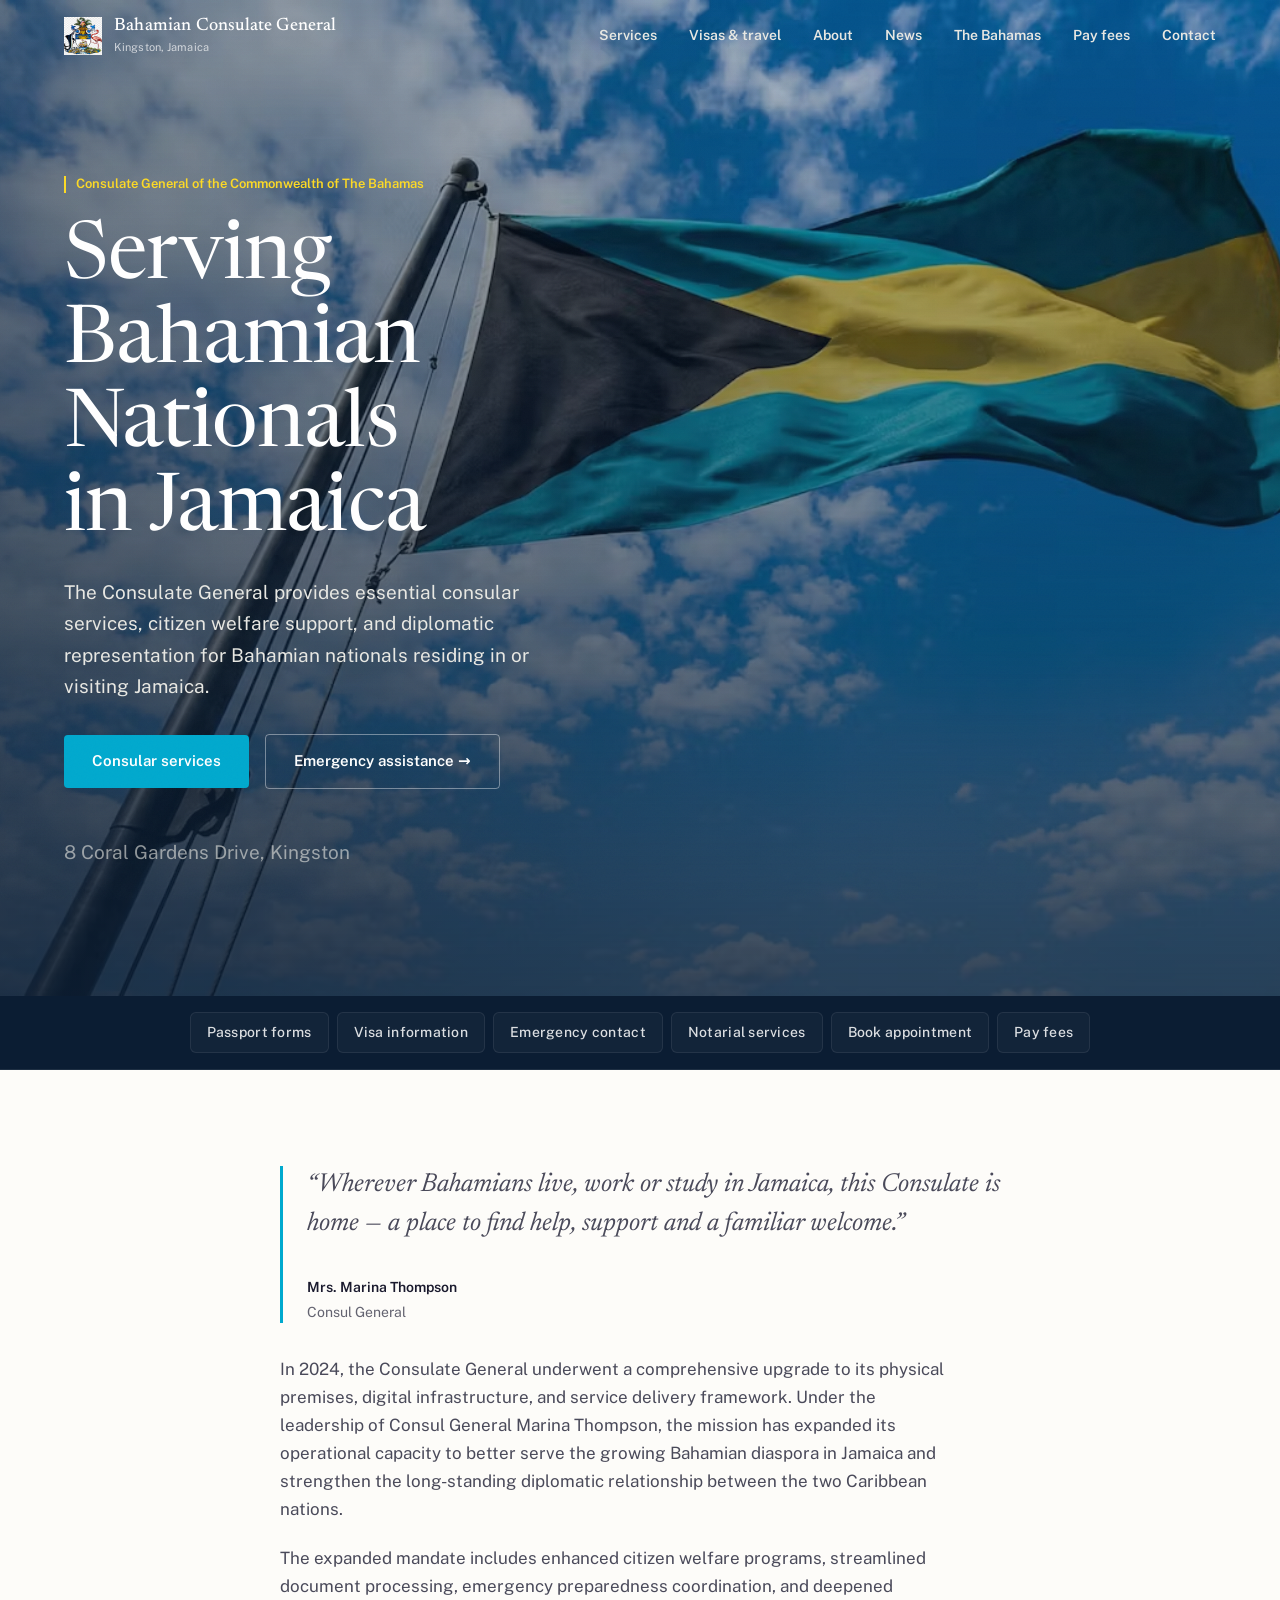
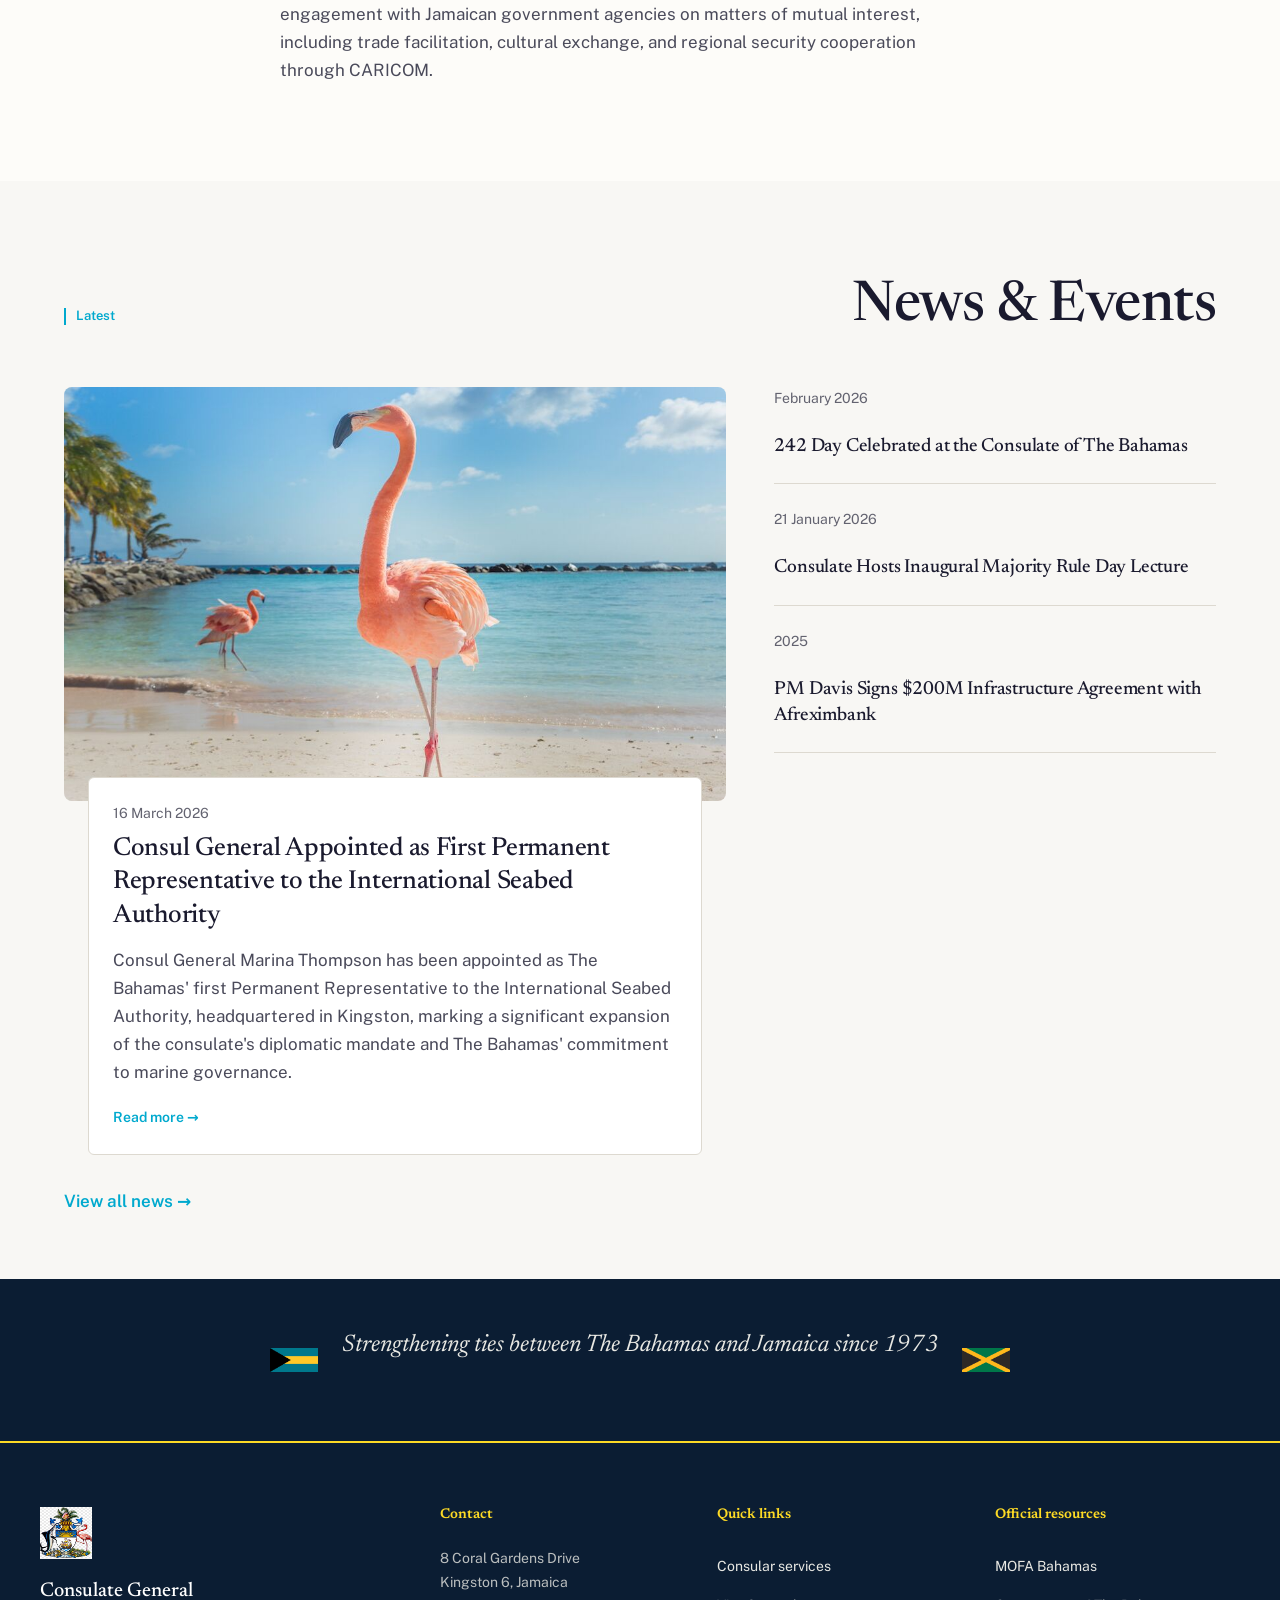
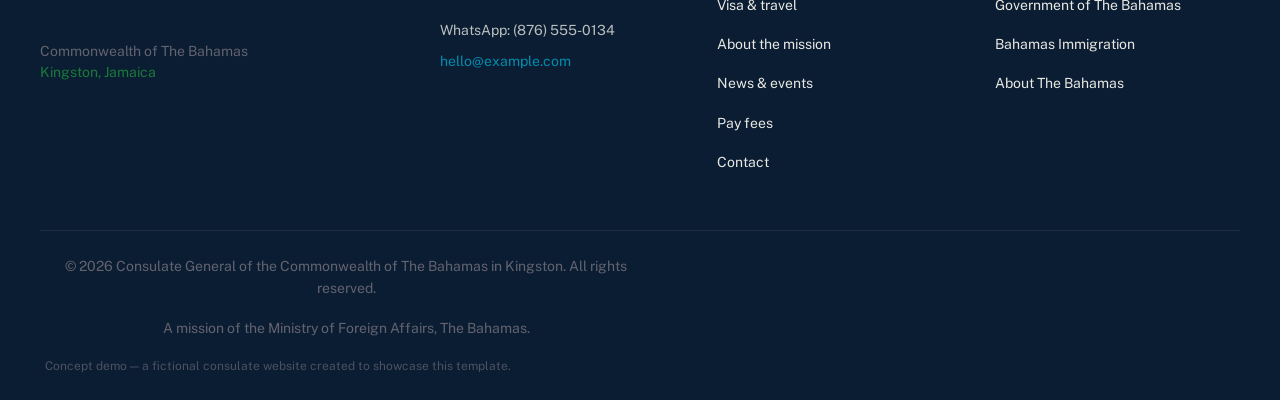
<file: index.html>
<!DOCTYPE html>
<html lang="en">
<head>
  <meta charset="UTF-8">
  <meta name="viewport" content="width=device-width, initial-scale=1.0">
  <title>Consulate General of the Commonwealth of The Bahamas | Kingston, Jamaica</title>
  <meta name="description" content="Official website of the Consulate General of the Commonwealth of The Bahamas in Kingston, Jamaica. Consular services, visa information, citizen welfare, and diplomatic representation for Bahamian nationals.">
  <link rel="icon" href="favicon.ico" type="image/x-icon">
  <link rel="preconnect" href="https://fonts.googleapis.com">
  <link rel="preconnect" href="https://fonts.gstatic.com" crossorigin>
  <link href="https://fonts.googleapis.com/css2?family=Newsreader:ital,opsz,wght@0,6..72,400;0,6..72,500;0,6..72,600;1,6..72,400;1,6..72,500&family=Public+Sans:wght@400;500;600;700&display=swap" rel="stylesheet">
  <link rel="stylesheet" href="css/main.css">
  <link rel="stylesheet" href="css/aurora.css">
</head>
<body>

  <a href="#main-content" class="skip-link">Skip to main content</a>

  <!-- Navigation -->
  <header class="nav" id="nav">
    <div class="nav-inner">
      <a href="index.html" class="nav-brand">
        <img src="assets/coat_of_arms.webp" alt="Coat of Arms of The Bahamas" class="nav-crest" width="38" height="38">
        <div class="nav-brand-text">
          <span class="nav-title">Bahamian Consulate General</span>
          <span class="nav-subtitle">Kingston, Jamaica</span>
        </div>
      </a>
      <nav class="nav-links" aria-label="Main navigation">
        <a href="services.html">Services</a>
        <a href="visas.html">Visas &amp; travel</a>
        <a href="about.html">About</a>
        <a href="news.html">News</a>
        <a href="bahamas.html">The Bahamas</a>
        <a href="payments.html">Pay fees</a>
        <a href="contact.html">Contact</a>
      </nav>
      <button class="nav-toggle" aria-label="Open menu" aria-expanded="false">
        <span></span>
        <span></span>
        <span></span>
      </button>
    </div>
  </header>

  <!-- Mobile Menu -->
  <div class="mobile-menu" id="mobile-menu">
    <nav class="mobile-menu-nav" aria-label="Mobile navigation">
      <a href="services.html">Services</a>
      <a href="visas.html">Visas &amp; travel</a>
      <a href="about.html">About</a>
      <a href="news.html">News</a>
      <a href="bahamas.html">The Bahamas</a>
      <a href="payments.html">Pay fees</a>
      <a href="contact.html">Contact</a>
    </nav>
    <div class="mobile-menu-contact">
      <p>WhatsApp: (876) 555-0134</p>
      <p>hello@example.com</p>
    </div>
  </div>

  <!-- Main Content -->
  <main id="main-content">

    <!-- Hero -->
    <section class="hero">
      <div class="hero-image" aria-hidden="true"></div>
      <div class="hero-overlay" aria-hidden="true"></div>
      <div class="hero-content">
        <span class="overline">Consulate General of the Commonwealth of The Bahamas</span>
        <h1>Serving Bahamian Nationals<br> in Jamaica</h1>
        <p>The Consulate General provides essential consular services, citizen welfare support, and diplomatic representation for Bahamian nationals residing in or visiting Jamaica.</p>
        <div class="hero-actions">
          <a href="services.html" class="btn-primary">Consular services</a>
          <a href="contact.html#emergency" class="btn-ghost btn-ghost--dark">Emergency assistance &rarr;</a>
        </div>
        <p class="hero-caption">8 Coral Gardens Drive, Kingston</p>
      </div>
    </section>

    <!-- Quick Services Strip -->
    <section class="services-strip">
      <div class="services-strip-inner">
        <a href="services.html" class="aurora-card aurora-card--dark aurora-card--hover"><span>Passport forms</span></a>
        <span class="services-strip-divider" aria-hidden="true"></span>
        <a href="visas.html" class="aurora-card aurora-card--dark aurora-card--hover"><span>Visa information</span></a>
        <span class="services-strip-divider" aria-hidden="true"></span>
        <a href="contact.html#emergency" class="aurora-card aurora-card--dark aurora-card--hover"><span>Emergency contact</span></a>
        <span class="services-strip-divider" aria-hidden="true"></span>
        <a href="services.html#notarial" class="aurora-card aurora-card--dark aurora-card--hover"><span>Notarial services</span></a>
        <span class="services-strip-divider" aria-hidden="true"></span>
        <a href="contact.html#booking" class="aurora-card aurora-card--dark aurora-card--hover"><span>Book appointment</span></a>
        <span class="services-strip-divider" aria-hidden="true"></span>
        <a href="payments.html" class="aurora-card aurora-card--dark aurora-card--hover"><span>Pay fees</span></a>
      </div>
    </section>

    <!-- Mission Statement -->
    <section class="mission reveal">
      <div class="mission-inner">
        <blockquote>
          <p>&ldquo;Wherever Bahamians live, work or study in Jamaica, this Consulate is home &mdash; a place to find help, support and a familiar welcome.&rdquo;</p>
          <footer>
            <cite>
              <strong>Mrs. Marina Thompson</strong>
              <span>Consul General</span>
            </cite>
          </footer>
        </blockquote>
        <div class="mission-body">
          <p>In 2024, the Consulate General underwent a comprehensive upgrade to its physical premises, digital infrastructure, and service delivery framework. Under the leadership of Consul General Marina Thompson, the mission has expanded its operational capacity to better serve the growing Bahamian diaspora in Jamaica and strengthen the long-standing diplomatic relationship between the two Caribbean nations.</p>
          <p>The expanded mandate includes enhanced citizen welfare programs, streamlined document processing, emergency preparedness coordination, and deepened engagement with Jamaican government agencies on matters of mutual interest, including trade facilitation, cultural exchange, and regional security cooperation through CARICOM.</p>
        </div>
      </div>
    </section>

    <!-- Latest News -->
    <section class="news-preview reveal">
      <div class="news-preview-inner">
        <div class="news-preview-header">
          <span class="overline">Latest</span>
          <h2>News &amp; Events</h2>
        </div>
        <div class="news-preview-grid">
          <article class="news-featured">
            <figure>
              <img src="assets/flamingo.jpg" alt="" width="1200" height="630" loading="lazy">
            </figure>
            <div class="news-featured-body">
              <time datetime="2026-03-16">16 March 2026</time>
              <h3>Consul General Appointed as First Permanent Representative to the International Seabed Authority</h3>
              <p>Consul General Marina Thompson has been appointed as The Bahamas' first Permanent Representative to the International Seabed Authority, headquartered in Kingston, marking a significant expansion of the consulate's diplomatic mandate and The Bahamas' commitment to marine governance.</p>
              <a href="https://mofa.gov.bs/the-bahamas-permanent-representative-presents-credentials-to-secretary-general-of-the-international-seabed-authority/" class="news-link">Read more &rarr;</a>
            </div>
          </article>
          <div class="news-list">
            <article class="news-list-item">
              <time datetime="2026-02">February 2026</time>
              <h3><a href="news.html">242 Day Celebrated at the Consulate of The Bahamas</a></h3>
            </article>
            <article class="news-list-item">
              <time datetime="2026-01-21">21 January 2026</time>
              <h3><a href="news.html">Consulate Hosts Inaugural Majority Rule Day Lecture</a></h3>
            </article>
            <article class="news-list-item">
              <time datetime="2025">2025</time>
              <h3><a href="news.html">PM Davis Signs $200M Infrastructure Agreement with Afreximbank</a></h3>
            </article>
          </div>
        </div>
        <a href="news.html" class="news-view-all">View all news &rarr;</a>
      </div>
    </section>

    <!-- Bilateral Ribbon -->
    <section class="bilateral">
      <div class="bilateral-inner">
        <img src="assets/Flag_of_the_Bahamas.svg.png" alt="Flag of The Bahamas" width="48" height="32">
        <p class="bilateral-text">Strengthening ties between The Bahamas and Jamaica since 1973</p>
        <img src="assets/Flag_of_Jamaica.svg.webp" alt="Flag of Jamaica" width="48" height="32">
      </div>
    </section>

  </main>

  <!-- Footer -->
  <footer class="footer">
    <div class="footer-inner">
      <div class="footer-main">
        <div class="footer-brand">
          <img src="assets/coat_of_arms.webp" alt="Coat of Arms of The Bahamas" class="footer-crest" width="52" height="52">
          <p class="footer-title">Consulate General</p>
          <p class="footer-subtitle">Commonwealth of The Bahamas<br><span style="color: var(--jm-green)">Kingston, Jamaica</span></p>
        </div>
        <div class="footer-col">
          <h3 class="footer-heading">Contact</h3>
          <address class="footer-address">
            8 Coral Gardens Drive<br>Kingston 6, Jamaica<br><br>
            WhatsApp: (876) 555-0134<br>
            <a href="mailto:hello@example.com">hello@example.com</a>
          </address>
        </div>
        <div class="footer-col">
          <h3 class="footer-heading">Quick links</h3>
          <nav class="footer-nav" aria-label="Footer navigation">
            <a href="services.html">Consular services</a>
            <a href="visas.html">Visa &amp; travel</a>
            <a href="about.html">About the mission</a>
            <a href="news.html">News &amp; events</a>
            <a href="payments.html">Pay fees</a>
            <a href="contact.html">Contact</a>
          </nav>
        </div>
        <div class="footer-col">
          <h3 class="footer-heading">Official resources</h3>
          <nav class="footer-nav">
            <a href="https://mofa.gov.bs" target="_blank" rel="noopener">MOFA Bahamas</a>
            <a href="https://opm.gov.bs" target="_blank" rel="noopener">Government of The Bahamas</a>
            <a href="https://www.immigration.gov.bs" target="_blank" rel="noopener">Bahamas Immigration</a>
            <a href="bahamas.html">About The Bahamas</a>
          </nav>
        </div>
      </div>
      <div class="footer-bottom">
        <p>&copy; 2026 Consulate General of the Commonwealth of The Bahamas in Kingston. All rights reserved.</p>
        <p>A mission of the Ministry of Foreign Affairs, The Bahamas.</p>
        <p class="footer-demo-note">Concept demo &mdash; a fictional consulate website created to showcase this template.</p>
      </div>
    </div>
  </footer>

  <script src="js/main.js"></script>

</body>
</html>
</file>
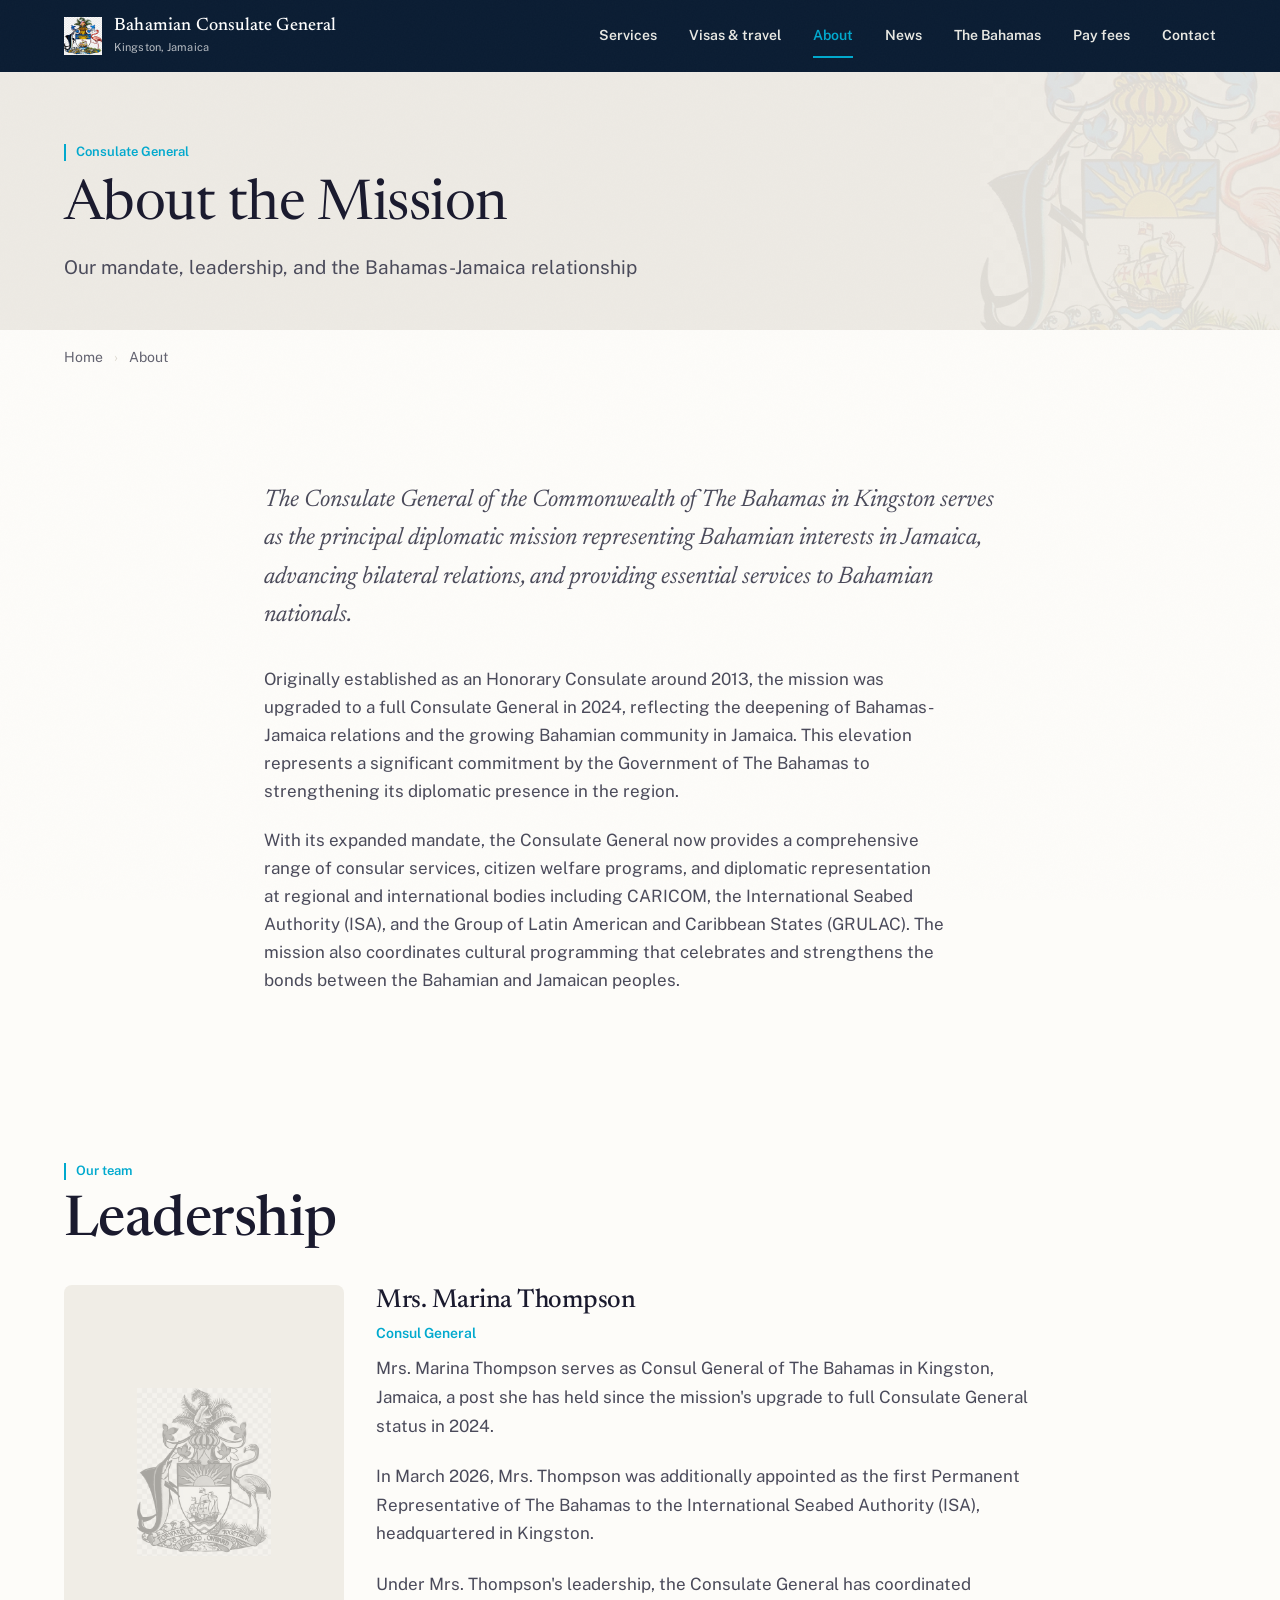
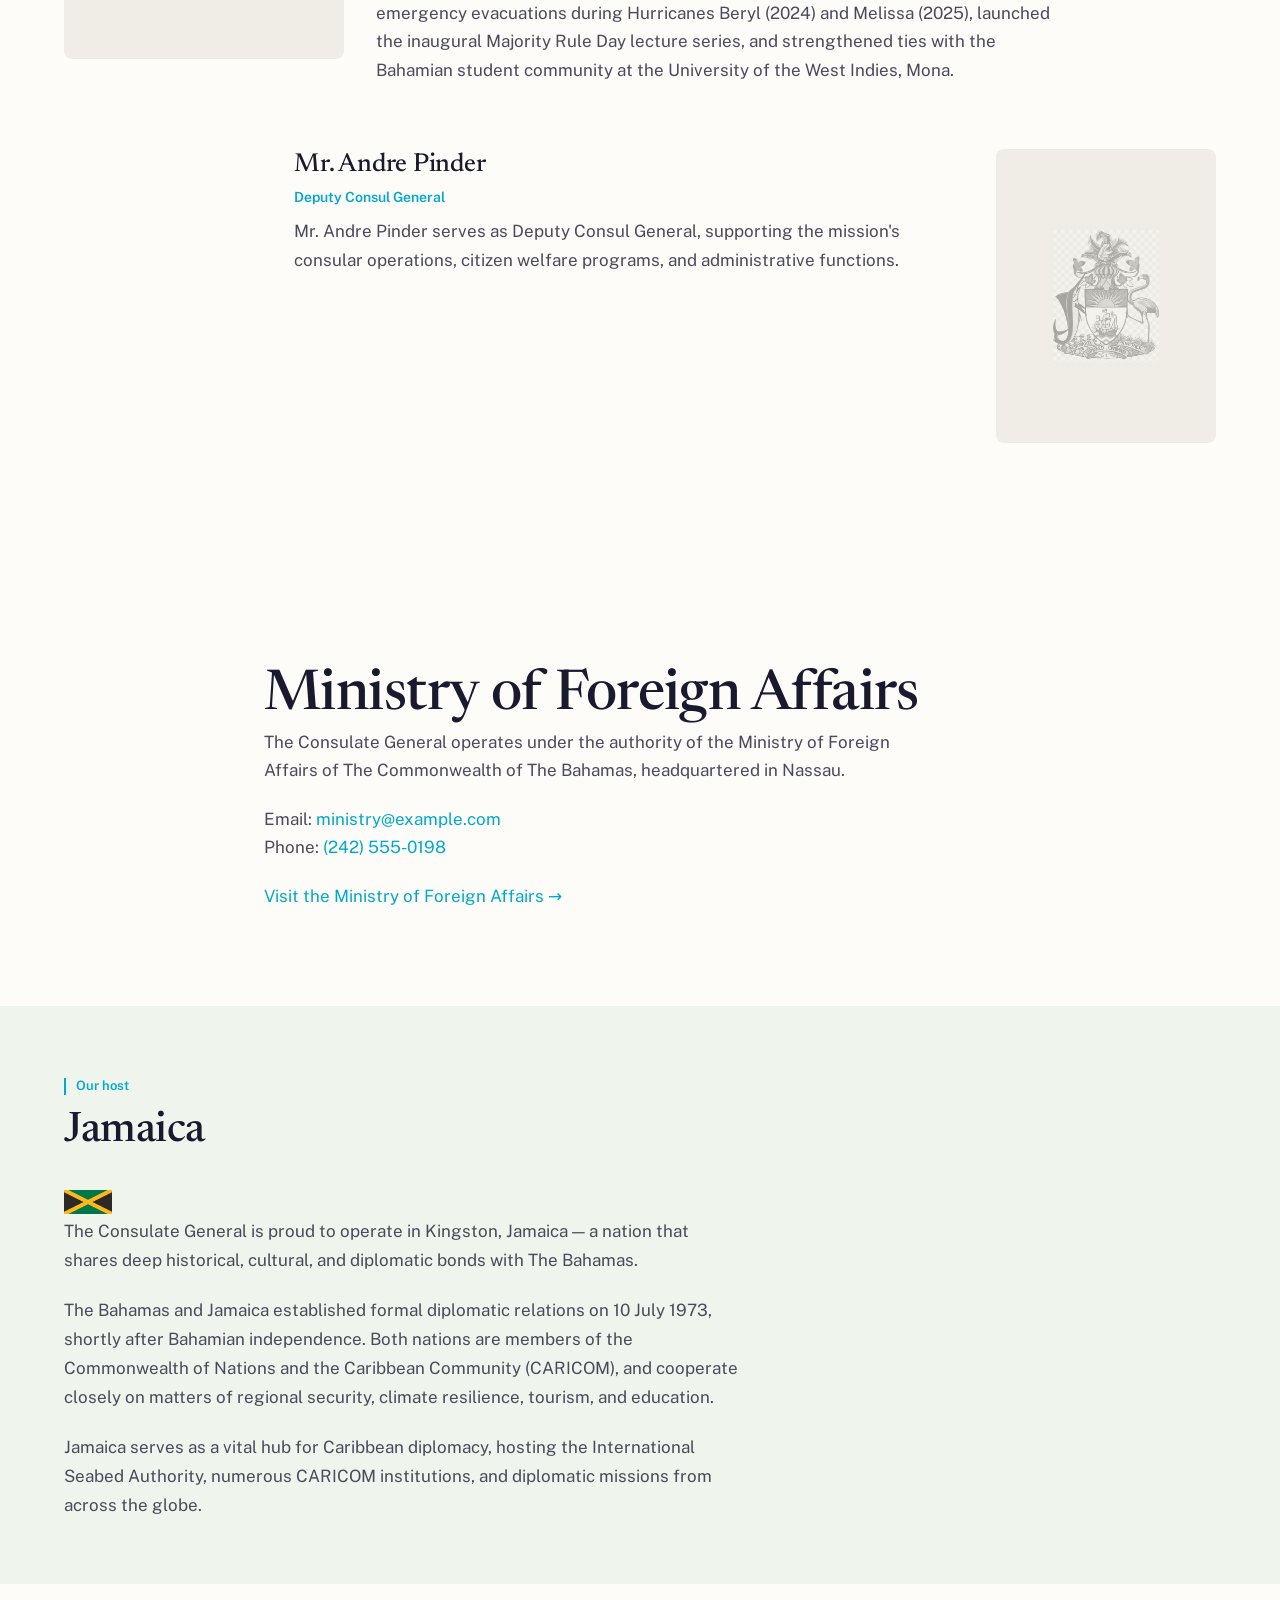
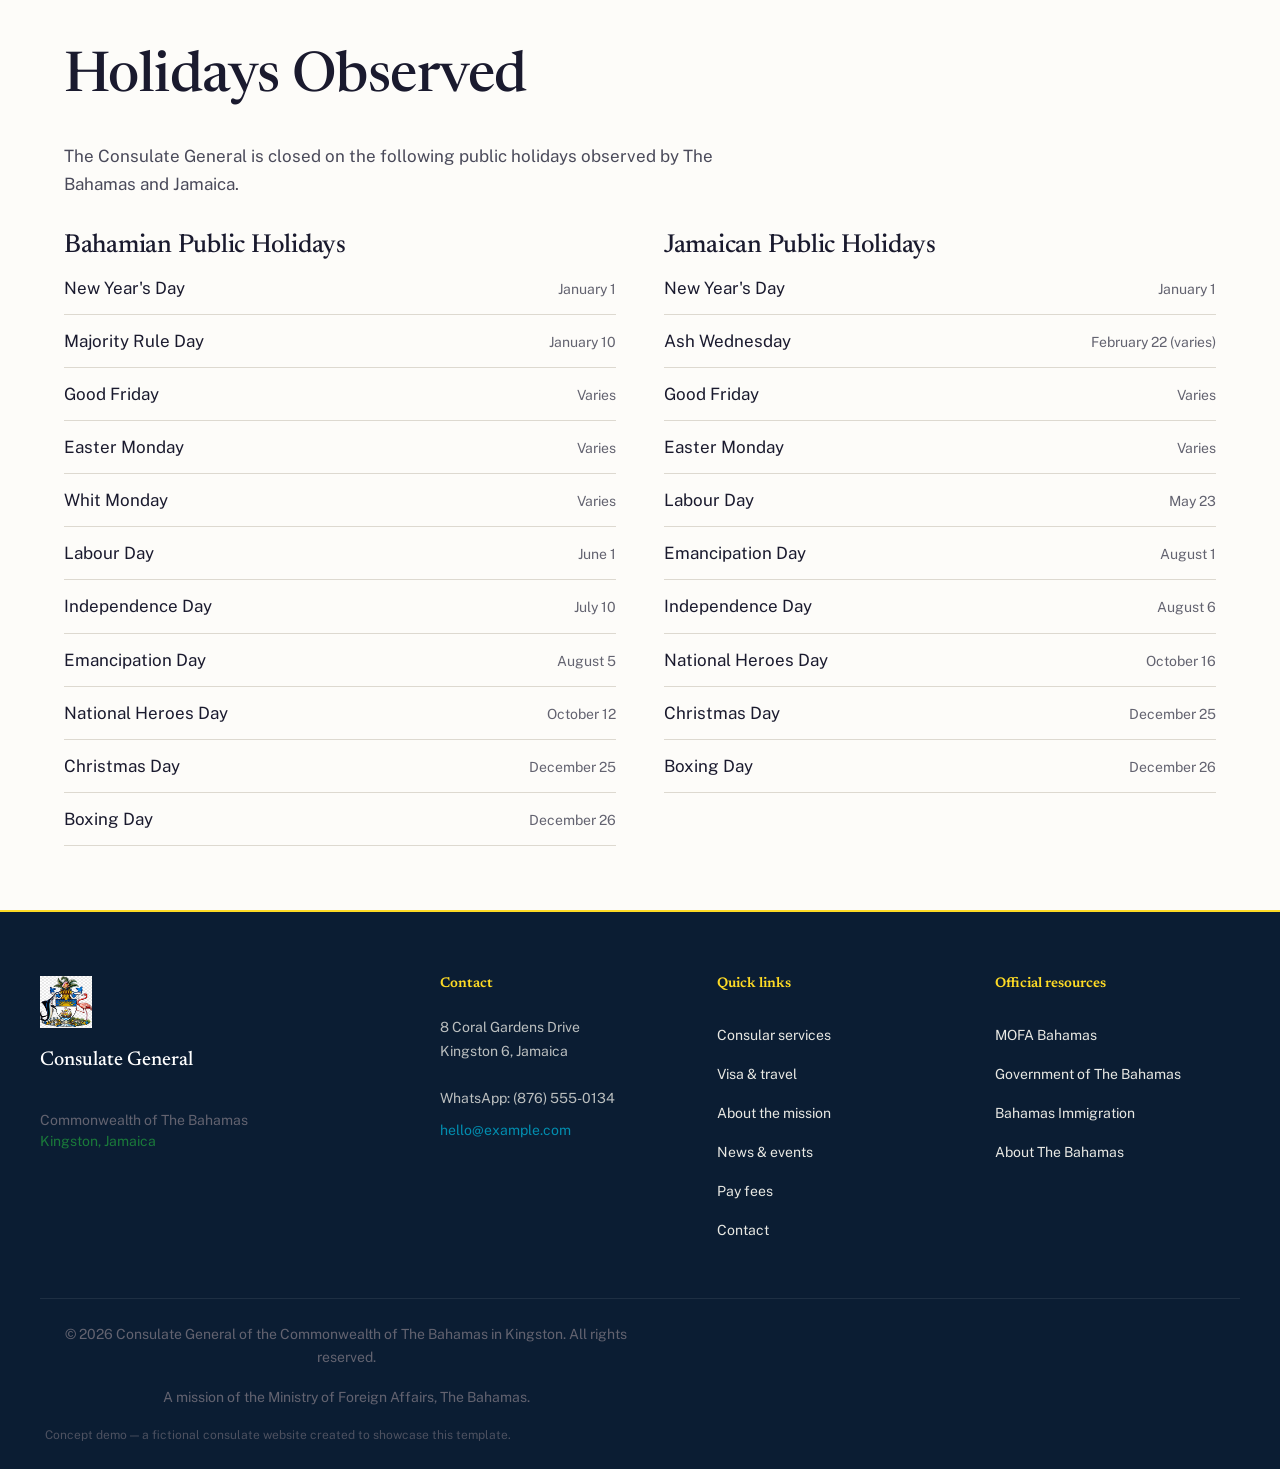
<file: about.html>
<!DOCTYPE html>
<html lang="en">
<head>
  <meta charset="UTF-8">
  <meta name="viewport" content="width=device-width, initial-scale=1.0">
  <title>About the Mission | Bahamian Consulate General, Kingston</title>
  <meta name="description" content="Learn about the Consulate General of The Bahamas in Kingston, Jamaica — our mandate, leadership, the Bahamas-Jamaica relationship, and holidays observed.">
  <link rel="icon" href="favicon.ico" type="image/x-icon">
  <link rel="preconnect" href="https://fonts.googleapis.com">
  <link rel="preconnect" href="https://fonts.gstatic.com" crossorigin>
  <link href="https://fonts.googleapis.com/css2?family=Newsreader:ital,opsz,wght@0,6..72,400;0,6..72,500;0,6..72,600;1,6..72,400;1,6..72,500&family=Public+Sans:wght@400;500;600;700&display=swap" rel="stylesheet">
  <link rel="stylesheet" href="css/main.css">
  <link rel="stylesheet" href="css/aurora.css">
</head>
<body class="subpage header-watermark">

  <a href="#main-content" class="skip-link">Skip to main content</a>

  <!-- Navigation -->
  <header class="nav" id="nav">
    <div class="nav-inner">
      <a href="index.html" class="nav-brand">
        <img src="assets/coat_of_arms.webp" alt="Coat of Arms of The Bahamas" class="nav-crest" width="38" height="38">
        <div class="nav-brand-text">
          <span class="nav-title">Bahamian Consulate General</span>
          <span class="nav-subtitle">Kingston, Jamaica</span>
        </div>
      </a>
      <nav class="nav-links" aria-label="Main navigation">
        <a href="services.html">Services</a>
        <a href="visas.html">Visas &amp; travel</a>
        <a href="about.html">About</a>
        <a href="news.html">News</a>
        <a href="bahamas.html">The Bahamas</a>
        <a href="payments.html">Pay fees</a>
        <a href="contact.html">Contact</a>
      </nav>
      <button class="nav-toggle" aria-label="Open menu" aria-expanded="false">
        <span></span>
        <span></span>
        <span></span>
      </button>
    </div>
  </header>

  <!-- Mobile Menu -->
  <div class="mobile-menu" id="mobile-menu">
    <nav class="mobile-menu-nav" aria-label="Mobile navigation">
      <a href="services.html">Services</a>
      <a href="visas.html">Visas &amp; travel</a>
      <a href="about.html">About</a>
      <a href="news.html">News</a>
      <a href="bahamas.html">The Bahamas</a>
      <a href="payments.html">Pay fees</a>
      <a href="contact.html">Contact</a>
    </nav>
    <div class="mobile-menu-contact">
      <p>WhatsApp: (876) 555-0134</p>
      <p>hello@example.com</p>
    </div>
  </div>

  <!-- Main Content -->
  <main id="main-content">

    <!-- Page Header -->
    <section class="page-header">
      <div class="container">
        <span class="overline">Consulate General</span>
        <h1>About the Mission</h1>
        <p class="page-subtitle">Our mandate, leadership, and the Bahamas-Jamaica relationship</p>
      </div>
    </section>

    <!-- Breadcrumbs -->
    <nav class="breadcrumbs" aria-label="Breadcrumb">
      <div class="container">
        <a href="index.html">Home</a>
        <span class="breadcrumb-sep" aria-hidden="true">&rsaquo;</span>
        <span aria-current="page">About</span>
      </div>
    </nav>

    <!-- Mission Overview -->
    <section class="section-padding reveal">
      <div class="container" style="max-width: 800px;">
        <p class="lead">The Consulate General of the Commonwealth of The Bahamas in Kingston serves as the principal diplomatic mission representing Bahamian interests in Jamaica, advancing bilateral relations, and providing essential services to Bahamian nationals.</p>
        <p>Originally established as an Honorary Consulate around 2013, the mission was upgraded to a full Consulate General in 2024, reflecting the deepening of Bahamas-Jamaica relations and the growing Bahamian community in Jamaica. This elevation represents a significant commitment by the Government of The Bahamas to strengthening its diplomatic presence in the region.</p>
        <p>With its expanded mandate, the Consulate General now provides a comprehensive range of consular services, citizen welfare programs, and diplomatic representation at regional and international bodies including CARICOM, the International Seabed Authority (ISA), and the Group of Latin American and Caribbean States (GRULAC). The mission also coordinates cultural programming that celebrates and strengthens the bonds between the Bahamian and Jamaican peoples.</p>
      </div>
    </section>

    <!-- Leadership -->
    <section class="about-section reveal">
      <div class="about-inner">
        <span class="overline">Our team</span>
        <h2>Leadership</h2>

        <div class="leadership-block">

          <!-- Consul General -->
          <div class="leadership-cg">
            <div class="leadership-portrait" aria-hidden="true"><img src="assets/coat_of_arms.webp" alt="" width="400" height="500" loading="lazy"></div>
            <div class="leadership-cg-content">
              <h4>Mrs. Marina Thompson</h4>
              <p class="leadership-role">Consul General</p>
              <p>Mrs. Marina Thompson serves as Consul General of The Bahamas in Kingston, Jamaica, a post she has held since the mission's upgrade to full Consulate General status in 2024.</p>
              <p>In March 2026, Mrs. Thompson was additionally appointed as the first Permanent Representative of The Bahamas to the International Seabed Authority (ISA), headquartered in Kingston.</p>
              <p>Under Mrs. Thompson's leadership, the Consulate General has coordinated emergency evacuations during Hurricanes Beryl (2024) and Melissa (2025), launched the inaugural Majority Rule Day lecture series, and strengthened ties with the Bahamian student community at the University of the West Indies, Mona.</p>
            </div>
          </div>

          <!-- Deputy Consul General -->
          <div class="leadership-deputy">
            <div class="leadership-deputy-content">
              <h4>Mr. Andre Pinder</h4>
              <p class="leadership-role">Deputy Consul General</p>
              <p>Mr. Andre Pinder serves as Deputy Consul General, supporting the mission's consular operations, citizen welfare programs, and administrative functions.</p>
            </div>
            <div class="leadership-portrait" aria-hidden="true"><img src="assets/coat_of_arms.webp" alt="" width="400" height="500" loading="lazy"></div>
          </div>

        </div>
      </div>
    </section>

    <!-- Parent Ministry -->
    <section class="section-padding reveal">
      <div class="container" style="max-width: 800px;">
        <h2>Ministry of Foreign Affairs</h2>
        <p>The Consulate General operates under the authority of the Ministry of Foreign Affairs of The Commonwealth of The Bahamas, headquartered in Nassau.</p>
        <p>
          Email: <a href="mailto:ministry@example.com">ministry@example.com</a><br>
          Phone: <a href="tel:+12425550198">(242) 555-0198</a>
        </p>
        <p><a href="https://mofa.gov.bs" target="_blank" rel="noopener">Visit the Ministry of Foreign Affairs &rarr;</a></p>
      </div>
    </section>

    <!-- Host Country -->
    <section class="host-country-section reveal">
      <div class="host-country-inner">
        <span class="overline">Our host</span>
        <h3>Jamaica</h3>
        <img src="assets/Flag_of_Jamaica.svg.webp" alt="Flag of Jamaica" width="48" height="30" style="object-fit:contain">
        <p>The Consulate General is proud to operate in Kingston, Jamaica — a nation that shares deep historical, cultural, and diplomatic bonds with The Bahamas.</p>
        <p>The Bahamas and Jamaica established formal diplomatic relations on 10 July 1973, shortly after Bahamian independence. Both nations are members of the Commonwealth of Nations and the Caribbean Community (CARICOM), and cooperate closely on matters of regional security, climate resilience, tourism, and education.</p>
        <p>Jamaica serves as a vital hub for Caribbean diplomacy, hosting the International Seabed Authority, numerous CARICOM institutions, and diplomatic missions from across the globe.</p>
      </div>
    </section>

    <!-- Holidays Observed -->
    <section class="about-section reveal">
      <div class="about-inner">
        <h2>Holidays Observed</h2>
        <p>The Consulate General is closed on the following public holidays observed by The Bahamas and Jamaica.</p>

        <div class="holidays-grid">

          <!-- Bahamian Public Holidays -->
          <div>
            <h4>Bahamian Public Holidays</h4>
            <div class="holiday-item">
              <span class="holiday-name">New Year's Day</span>
              <span class="holiday-date">January 1</span>
            </div>
            <div class="holiday-item">
              <span class="holiday-name">Majority Rule Day</span>
              <span class="holiday-date">January 10</span>
            </div>
            <div class="holiday-item">
              <span class="holiday-name">Good Friday</span>
              <span class="holiday-date">Varies</span>
            </div>
            <div class="holiday-item">
              <span class="holiday-name">Easter Monday</span>
              <span class="holiday-date">Varies</span>
            </div>
            <div class="holiday-item">
              <span class="holiday-name">Whit Monday</span>
              <span class="holiday-date">Varies</span>
            </div>
            <div class="holiday-item">
              <span class="holiday-name">Labour Day</span>
              <span class="holiday-date">June 1</span>
            </div>
            <div class="holiday-item">
              <span class="holiday-name">Independence Day</span>
              <span class="holiday-date">July 10</span>
            </div>
            <div class="holiday-item">
              <span class="holiday-name">Emancipation Day</span>
              <span class="holiday-date">August 5</span>
            </div>
            <div class="holiday-item">
              <span class="holiday-name">National Heroes Day</span>
              <span class="holiday-date">October 12</span>
            </div>
            <div class="holiday-item">
              <span class="holiday-name">Christmas Day</span>
              <span class="holiday-date">December 25</span>
            </div>
            <div class="holiday-item">
              <span class="holiday-name">Boxing Day</span>
              <span class="holiday-date">December 26</span>
            </div>
          </div>

          <!-- Jamaican Public Holidays -->
          <div>
            <h4>Jamaican Public Holidays</h4>
            <div class="holiday-item">
              <span class="holiday-name">New Year's Day</span>
              <span class="holiday-date">January 1</span>
            </div>
            <div class="holiday-item">
              <span class="holiday-name">Ash Wednesday</span>
              <span class="holiday-date">February 22 (varies)</span>
            </div>
            <div class="holiday-item">
              <span class="holiday-name">Good Friday</span>
              <span class="holiday-date">Varies</span>
            </div>
            <div class="holiday-item">
              <span class="holiday-name">Easter Monday</span>
              <span class="holiday-date">Varies</span>
            </div>
            <div class="holiday-item">
              <span class="holiday-name">Labour Day</span>
              <span class="holiday-date">May 23</span>
            </div>
            <div class="holiday-item">
              <span class="holiday-name">Emancipation Day</span>
              <span class="holiday-date">August 1</span>
            </div>
            <div class="holiday-item">
              <span class="holiday-name">Independence Day</span>
              <span class="holiday-date">August 6</span>
            </div>
            <div class="holiday-item">
              <span class="holiday-name">National Heroes Day</span>
              <span class="holiday-date">October 16</span>
            </div>
            <div class="holiday-item">
              <span class="holiday-name">Christmas Day</span>
              <span class="holiday-date">December 25</span>
            </div>
            <div class="holiday-item">
              <span class="holiday-name">Boxing Day</span>
              <span class="holiday-date">December 26</span>
            </div>
          </div>

        </div>
      </div>
    </section>

  </main>

  <!-- Footer -->
  <footer class="footer">
    <div class="footer-inner">
      <div class="footer-main">
        <div class="footer-brand">
          <img src="assets/coat_of_arms.webp" alt="Coat of Arms of The Bahamas" class="footer-crest" width="52" height="52">
          <p class="footer-title">Consulate General</p>
          <p class="footer-subtitle">Commonwealth of The Bahamas<br><span style="color: var(--jm-green)">Kingston, Jamaica</span></p>
        </div>
        <div class="footer-col">
          <h3 class="footer-heading">Contact</h3>
          <address class="footer-address">
            8 Coral Gardens Drive<br>Kingston 6, Jamaica<br><br>
            WhatsApp: (876) 555-0134<br>
            <a href="mailto:hello@example.com">hello@example.com</a>
          </address>
        </div>
        <div class="footer-col">
          <h3 class="footer-heading">Quick links</h3>
          <nav class="footer-nav" aria-label="Footer navigation">
            <a href="services.html">Consular services</a>
            <a href="visas.html">Visa &amp; travel</a>
            <a href="about.html">About the mission</a>
            <a href="news.html">News &amp; events</a>
            <a href="payments.html">Pay fees</a>
            <a href="contact.html">Contact</a>
          </nav>
        </div>
        <div class="footer-col">
          <h3 class="footer-heading">Official resources</h3>
          <nav class="footer-nav">
            <a href="https://mofa.gov.bs" target="_blank" rel="noopener">MOFA Bahamas</a>
            <a href="https://opm.gov.bs" target="_blank" rel="noopener">Government of The Bahamas</a>
            <a href="https://www.immigration.gov.bs" target="_blank" rel="noopener">Bahamas Immigration</a>
            <a href="bahamas.html">About The Bahamas</a>
          </nav>
        </div>
      </div>
      <div class="footer-bottom">
        <p>&copy; 2026 Consulate General of the Commonwealth of The Bahamas in Kingston. All rights reserved.</p>
        <p>A mission of the Ministry of Foreign Affairs, The Bahamas.</p>
        <p class="footer-demo-note">Concept demo &mdash; a fictional consulate website created to showcase this template.</p>
      </div>
    </div>
  </footer>

  <script src="js/main.js"></script>

</body>
</html>
</file>
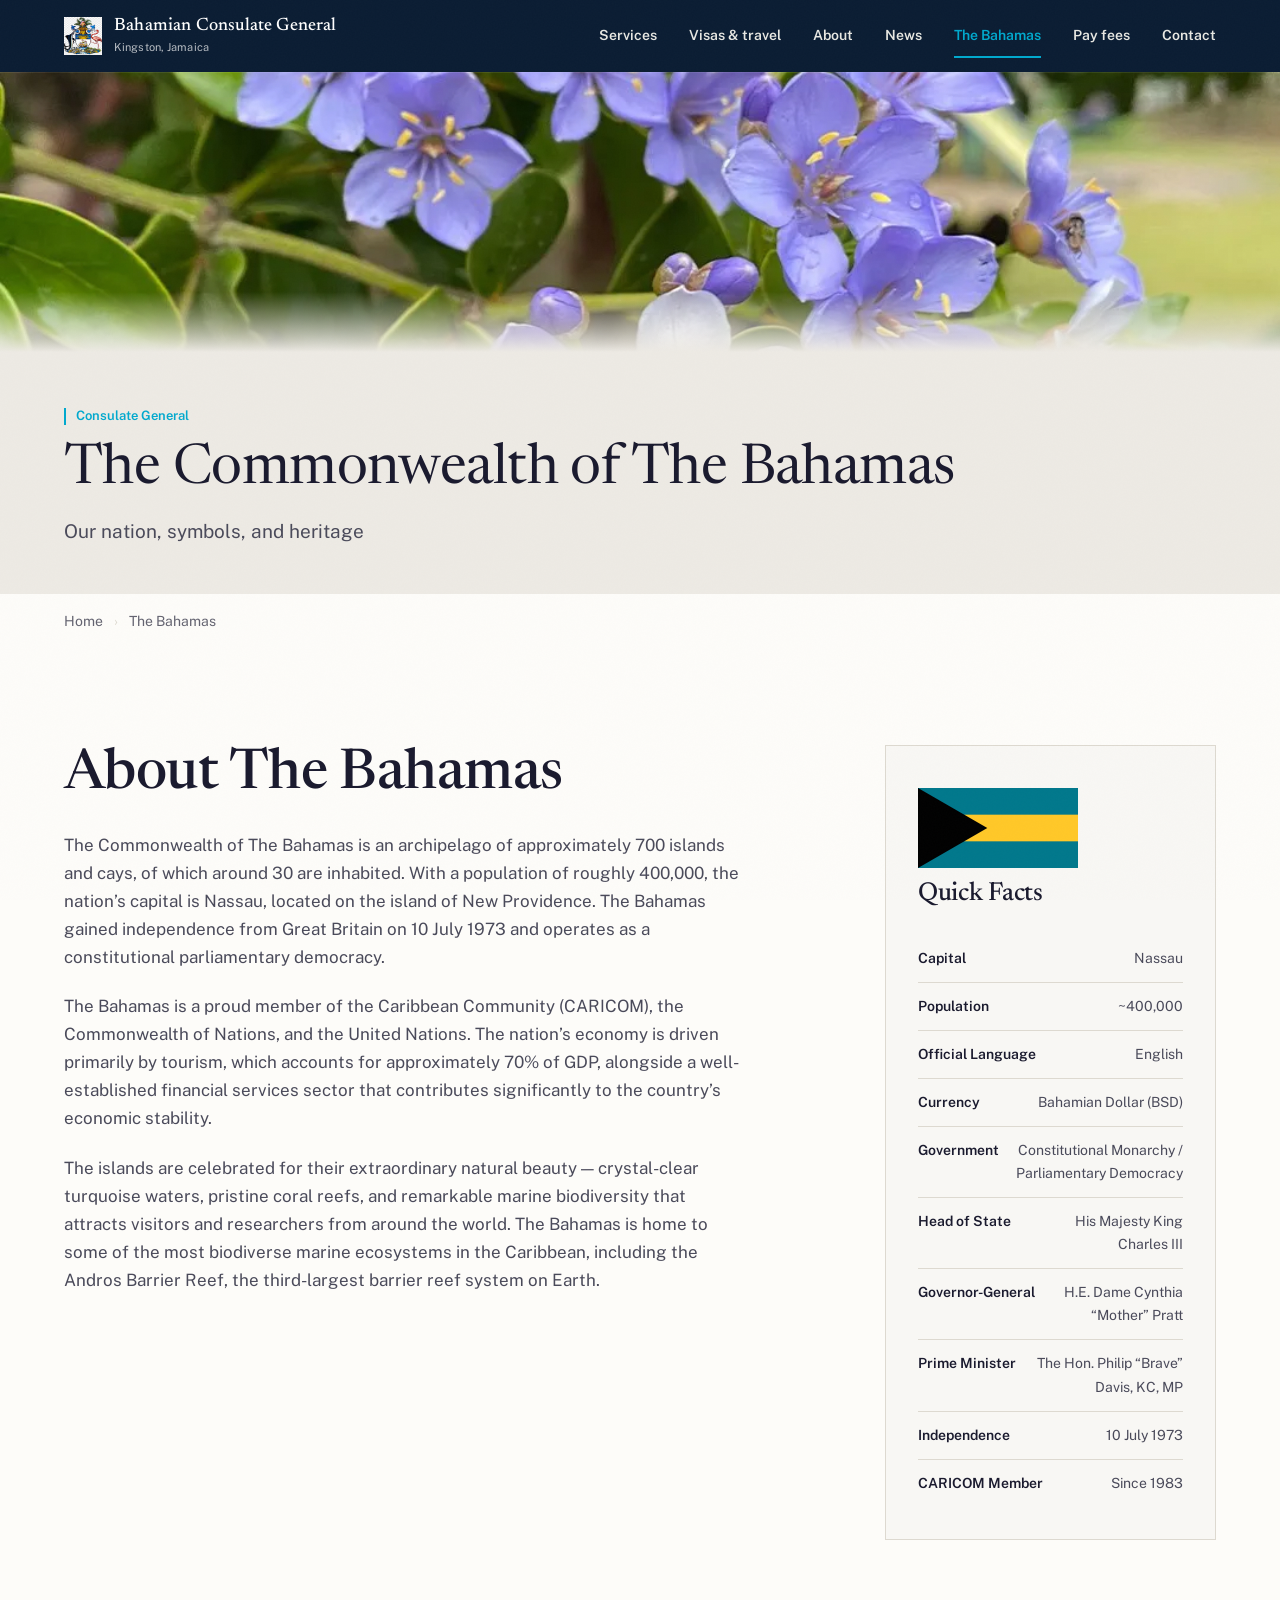
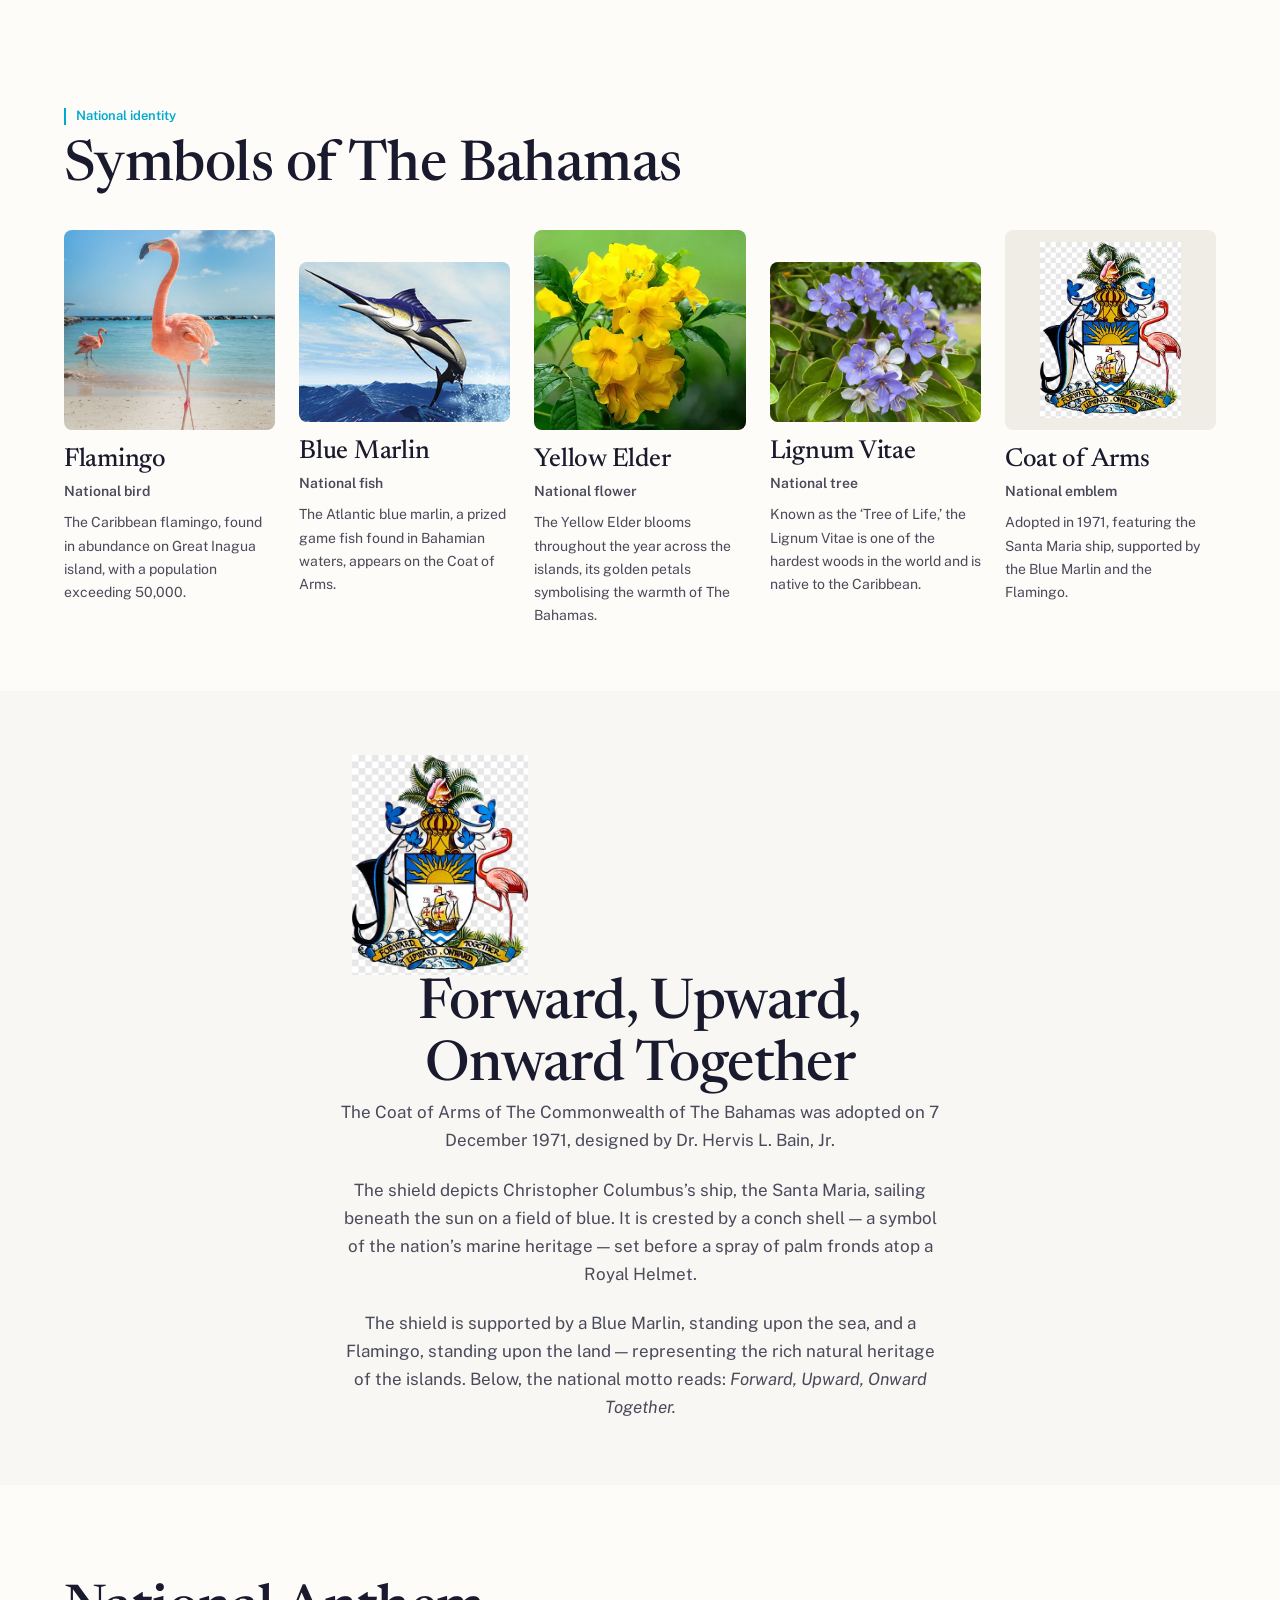
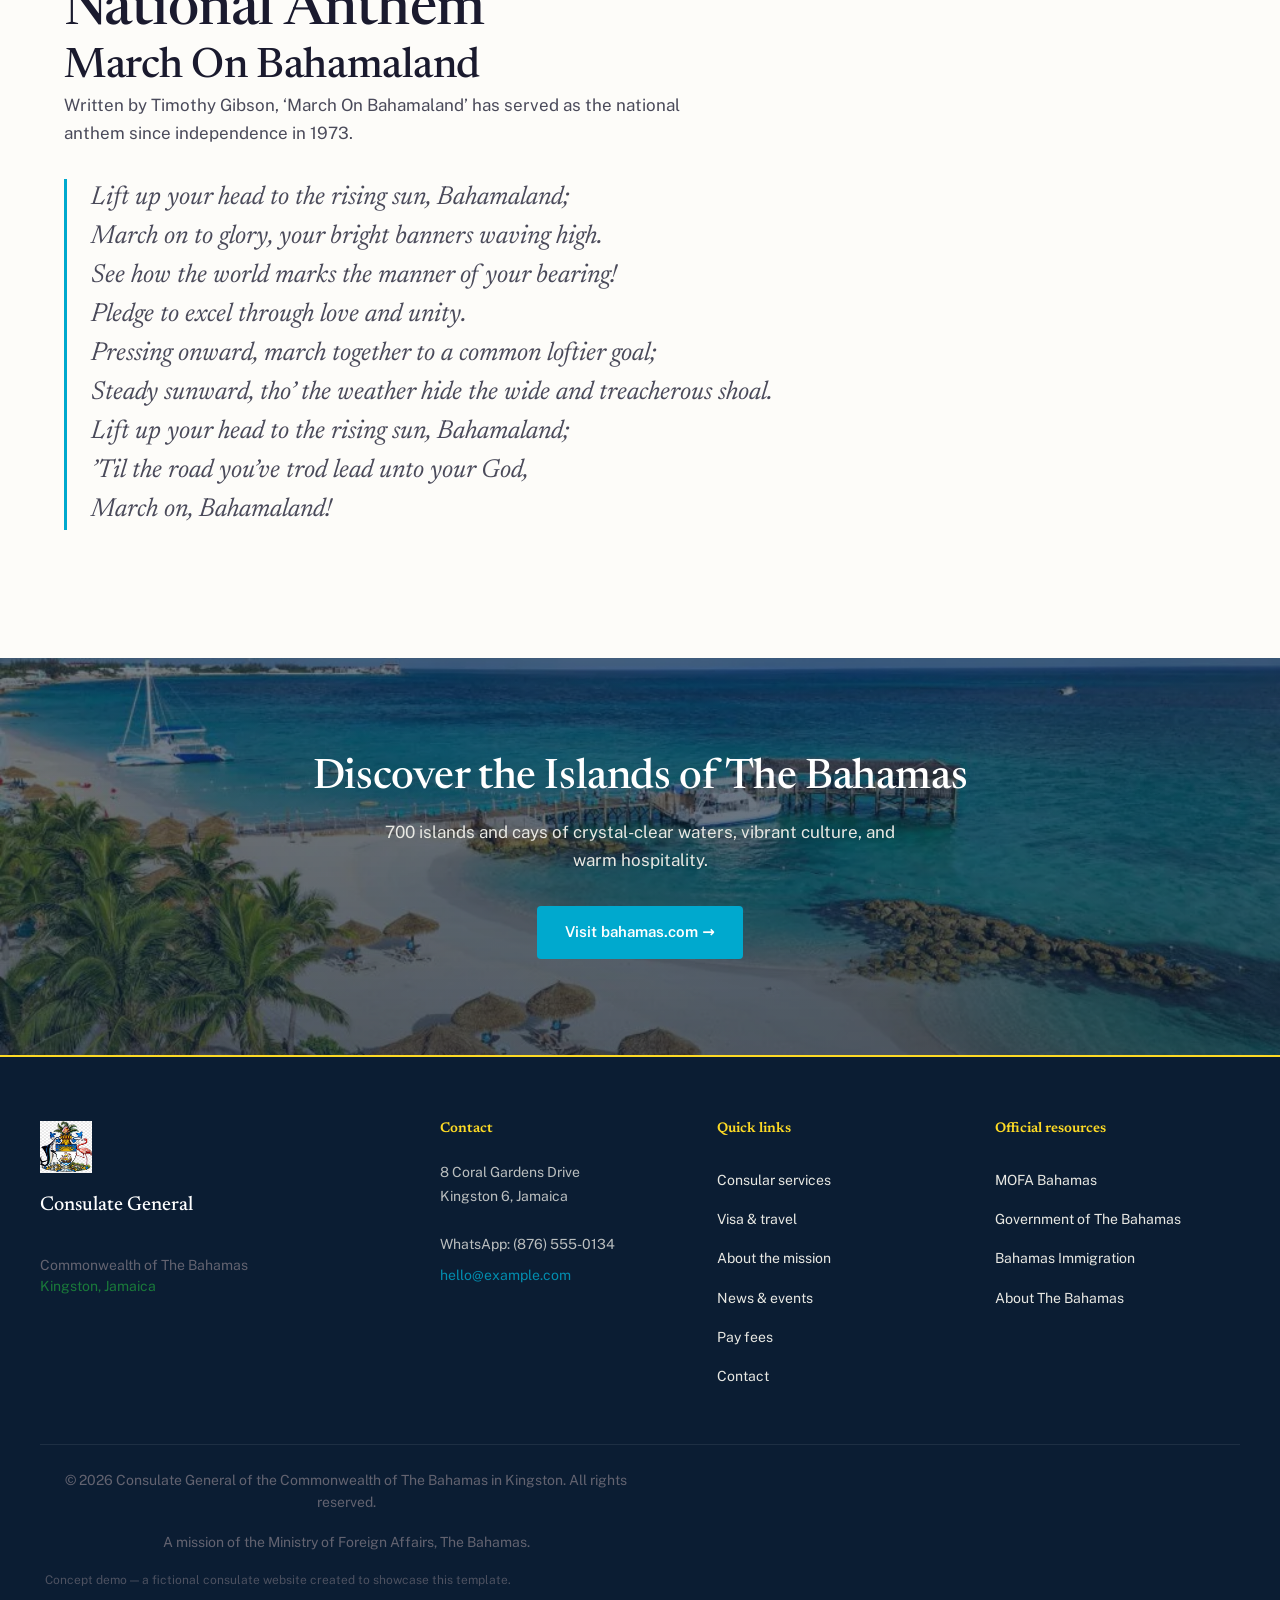
<file: bahamas.html>
<!DOCTYPE html>
<html lang="en">
<head>
  <meta charset="UTF-8">
  <meta name="viewport" content="width=device-width, initial-scale=1.0">
  <title>About The Bahamas | Bahamian Consulate General, Kingston</title>
  <meta name="description" content="Learn about The Commonwealth of The Bahamas — its history, national symbols, heritage, and culture. Information provided by the Consulate General of The Bahamas in Kingston, Jamaica.">
  <link rel="icon" href="favicon.ico" type="image/x-icon">
  <link rel="preconnect" href="https://fonts.googleapis.com">
  <link rel="preconnect" href="https://fonts.gstatic.com" crossorigin>
  <link href="https://fonts.googleapis.com/css2?family=Newsreader:ital,opsz,wght@0,6..72,400;0,6..72,500;0,6..72,600;1,6..72,400;1,6..72,500&family=Public+Sans:wght@400;500;600;700&display=swap" rel="stylesheet">
  <link rel="stylesheet" href="css/main.css">
  <link rel="stylesheet" href="css/aurora.css">
</head>
<body class="subpage header-photo header-photo--lignum">

  <a href="#main-content" class="skip-link">Skip to main content</a>

  <!-- Navigation -->
  <header class="nav" id="nav">
    <div class="nav-inner">
      <a href="index.html" class="nav-brand">
        <img src="assets/coat_of_arms.webp" alt="Coat of Arms of The Bahamas" class="nav-crest" width="38" height="38">
        <div class="nav-brand-text">
          <span class="nav-title">Bahamian Consulate General</span>
          <span class="nav-subtitle">Kingston, Jamaica</span>
        </div>
      </a>
      <nav class="nav-links" aria-label="Main navigation">
        <a href="services.html">Services</a>
        <a href="visas.html">Visas &amp; travel</a>
        <a href="about.html">About</a>
        <a href="news.html">News</a>
        <a href="bahamas.html">The Bahamas</a>
        <a href="payments.html">Pay fees</a>
        <a href="contact.html">Contact</a>
      </nav>
      <button class="nav-toggle" aria-label="Open menu" aria-expanded="false">
        <span></span>
        <span></span>
        <span></span>
      </button>
    </div>
  </header>

  <!-- Mobile Menu -->
  <div class="mobile-menu" id="mobile-menu">
    <nav class="mobile-menu-nav" aria-label="Mobile navigation">
      <a href="services.html">Services</a>
      <a href="visas.html">Visas &amp; travel</a>
      <a href="about.html">About</a>
      <a href="news.html">News</a>
      <a href="bahamas.html">The Bahamas</a>
      <a href="payments.html">Pay fees</a>
      <a href="contact.html">Contact</a>
    </nav>
    <div class="mobile-menu-contact">
      <p>WhatsApp: (876) 555-0134</p>
      <p>hello@example.com</p>
    </div>
  </div>

  <!-- Main Content -->
  <main id="main-content">

    <!-- Page Header -->
    <section class="page-header">
      <div class="container">
        <span class="overline">Consulate General</span>
        <h1>The Commonwealth of The Bahamas</h1>
        <p class="page-header-subtitle">Our nation, symbols, and heritage</p>
      </div>
    </section>

    <!-- Breadcrumbs -->
    <nav class="breadcrumbs" aria-label="Breadcrumb">
      <div class="container">
        <a href="index.html">Home</a>
        <span class="breadcrumb-sep" aria-hidden="true">&rsaquo;</span>
        <span aria-current="page">The Bahamas</span>
      </div>
    </nav>

    <!-- Overview -->
    <section class="bahamas-overview section-padding reveal">
      <div class="container">
        <div class="bahamas-overview-grid">
          <div class="bahamas-overview-text">
            <h2>About The Bahamas</h2>
            <p>The Commonwealth of The Bahamas is an archipelago of approximately 700 islands and cays, of which around 30 are inhabited. With a population of roughly 400,000, the nation&rsquo;s capital is Nassau, located on the island of New Providence. The Bahamas gained independence from Great Britain on 10 July 1973 and operates as a constitutional parliamentary democracy.</p>
            <p>The Bahamas is a proud member of the Caribbean Community (CARICOM), the Commonwealth of Nations, and the United Nations. The nation&rsquo;s economy is driven primarily by tourism, which accounts for approximately 70% of GDP, alongside a well-established financial services sector that contributes significantly to the country&rsquo;s economic stability.</p>
            <p>The islands are celebrated for their extraordinary natural beauty &mdash; crystal-clear turquoise waters, pristine coral reefs, and remarkable marine biodiversity that attracts visitors and researchers from around the world. The Bahamas is home to some of the most biodiverse marine ecosystems in the Caribbean, including the Andros Barrier Reef, the third-largest barrier reef system on Earth.</p>
          </div>
          <div class="bahamas-facts">
            <!-- Bahamas flag -->
            <img src="assets/Flag_of_the_Bahamas.svg.png" alt="Flag of The Bahamas" width="160" height="100" style="object-fit:contain">
            <h4>Quick Facts</h4>
            <dl class="bahamas-dl">
              <div class="dl-row">
                <dt>Capital</dt>
                <dd>Nassau</dd>
              </div>
              <div class="dl-row">
                <dt>Population</dt>
                <dd>~400,000</dd>
              </div>
              <div class="dl-row">
                <dt>Official Language</dt>
                <dd>English</dd>
              </div>
              <div class="dl-row">
                <dt>Currency</dt>
                <dd>Bahamian Dollar (BSD)</dd>
              </div>
              <div class="dl-row">
                <dt>Government</dt>
                <dd>Constitutional Monarchy / Parliamentary Democracy</dd>
              </div>
              <div class="dl-row">
                <dt>Head of State</dt>
                <dd>His Majesty King Charles III</dd>
              </div>
              <div class="dl-row">
                <dt>Governor-General</dt>
                <dd>H.E. Dame Cynthia &ldquo;Mother&rdquo; Pratt</dd>
              </div>
              <div class="dl-row">
                <dt>Prime Minister</dt>
                <dd>The Hon. Philip &ldquo;Brave&rdquo; Davis, KC, MP</dd>
              </div>
              <div class="dl-row">
                <dt>Independence</dt>
                <dd>10 July 1973</dd>
              </div>
              <div class="dl-row">
                <dt>CARICOM Member</dt>
                <dd>Since 1983</dd>
              </div>
            </dl>
          </div>
        </div>
      </div>
    </section>

    <!-- National Symbols -->
    <section class="national-symbols reveal">
      <div class="symbols-section">
        <div class="symbols-inner">
          <span class="overline">National identity</span>
          <h2>Symbols of The Bahamas</h2>
          <div class="symbols-flex symbols-row">
            <div class="symbol-item">
              <img src="assets/flamingo.jpg" alt="Caribbean Flamingo" width="1200" height="630" loading="lazy">
              <h3>Flamingo</h3>
              <p class="symbol-type">National bird</p>
              <p>The Caribbean flamingo, found in abundance on Great Inagua island, with a population exceeding 50,000.</p>
            </div>
            <div class="symbol-item">
              <img src="assets/blue_marlin.jpg" alt="Atlantic Blue Marlin">
              <h3>Blue Marlin</h3>
              <p class="symbol-type">National fish</p>
              <p>The Atlantic blue marlin, a prized game fish found in Bahamian waters, appears on the Coat of Arms.</p>
            </div>
            <div class="symbol-item">
              <img src="assets/yellow_elder.webp" alt="Yellow Elder Flower">
              <h3>Yellow Elder</h3>
              <p class="symbol-type">National flower</p>
              <p>The Yellow Elder blooms throughout the year across the islands, its golden petals symbolising the warmth of The Bahamas.</p>
            </div>
            <div class="symbol-item">
              <img src="assets/lignum_vitae.webp" alt="Lignum Vitae Tree">
              <h3>Lignum Vitae</h3>
              <p class="symbol-type">National tree</p>
              <p>Known as the &lsquo;Tree of Life,&rsquo; the Lignum Vitae is one of the hardest woods in the world and is native to the Caribbean.</p>
            </div>
            <div class="symbol-item">
              <img src="assets/coat_of_arms.webp" alt="Coat of Arms of The Bahamas">
              <h3>Coat of Arms</h3>
              <p class="symbol-type">National emblem</p>
              <p>Adopted in 1971, featuring the Santa Maria ship, supported by the Blue Marlin and the Flamingo.</p>
            </div>
          </div>
        </div>
      </div>
    </section>

    <!-- Coat of Arms & Motto -->
    <section class="coat-of-arms-section reveal">
      <div class="coat-of-arms-inner">
        <img src="assets/coat_of_arms.webp" alt="Coat of Arms of The Bahamas" width="200" height="220" style="object-fit:contain">
        <h2>Forward, Upward, Onward Together</h2>
        <p>The Coat of Arms of The Commonwealth of The Bahamas was adopted on 7 December 1971, designed by Dr. Hervis L. Bain, Jr.</p>
        <p>The shield depicts Christopher Columbus&rsquo;s ship, the Santa Maria, sailing beneath the sun on a field of blue. It is crested by a conch shell &mdash; a symbol of the nation&rsquo;s marine heritage &mdash; set before a spray of palm fronds atop a Royal Helmet.</p>
        <p>The shield is supported by a Blue Marlin, standing upon the sea, and a Flamingo, standing upon the land &mdash; representing the rich natural heritage of the islands. Below, the national motto reads: <em>Forward, Upward, Onward Together.</em></p>
      </div>
    </section>

    <!-- National Anthem -->
    <section class="section-padding reveal">
      <div class="container">
        <h2>National Anthem</h2>
        <h3>March On Bahamaland</h3>
        <p>Written by Timothy Gibson, &lsquo;March On Bahamaland&rsquo; has served as the national anthem since independence in 1973.</p>
        <blockquote>
          <p>Lift up your head to the rising sun, Bahamaland;<br>
          March on to glory, your bright banners waving high.<br>
          See how the world marks the manner of your bearing!<br>
          Pledge to excel through love and unity.<br>
          Pressing onward, march together to a common loftier goal;<br>
          Steady sunward, tho&rsquo; the weather hide the wide and treacherous shoal.<br>
          Lift up your head to the rising sun, Bahamaland;<br>
          &rsquo;Til the road you&rsquo;ve trod lead unto your God,<br>
          March on, Bahamaland!</p>
        </blockquote>
      </div>
    </section>

    <!-- Tourism Teaser -->
    <section class="tourism-teaser" style="background: linear-gradient(rgba(11,29,51,0.55), rgba(11,29,51,0.7)), url(assets/bahamian_beaches.webp); background-size:cover; background-position:center;">
      <div class="tourism-teaser-content">
        <h3>Discover the Islands of The Bahamas</h3>
        <p>700 islands and cays of crystal-clear waters, vibrant culture, and warm hospitality.</p>
        <a href="https://www.bahamas.com" target="_blank" rel="noopener" class="btn-primary">Visit bahamas.com &rarr;</a>
      </div>
    </section>

  </main>

  <!-- Footer -->
  <footer class="footer">
    <div class="footer-inner">
      <div class="footer-main">
        <div class="footer-brand">
          <img src="assets/coat_of_arms.webp" alt="Coat of Arms of The Bahamas" class="footer-crest" width="52" height="52">
          <p class="footer-title">Consulate General</p>
          <p class="footer-subtitle">Commonwealth of The Bahamas<br><span style="color: var(--jm-green)">Kingston, Jamaica</span></p>
        </div>
        <div class="footer-col">
          <h3 class="footer-heading">Contact</h3>
          <address class="footer-address">
            8 Coral Gardens Drive<br>Kingston 6, Jamaica<br><br>
            WhatsApp: (876) 555-0134<br>
            <a href="mailto:hello@example.com">hello@example.com</a>
          </address>
        </div>
        <div class="footer-col">
          <h3 class="footer-heading">Quick links</h3>
          <nav class="footer-nav" aria-label="Footer navigation">
            <a href="services.html">Consular services</a>
            <a href="visas.html">Visa &amp; travel</a>
            <a href="about.html">About the mission</a>
            <a href="news.html">News &amp; events</a>
            <a href="payments.html">Pay fees</a>
            <a href="contact.html">Contact</a>
          </nav>
        </div>
        <div class="footer-col">
          <h3 class="footer-heading">Official resources</h3>
          <nav class="footer-nav">
            <a href="https://mofa.gov.bs" target="_blank" rel="noopener">MOFA Bahamas</a>
            <a href="https://opm.gov.bs" target="_blank" rel="noopener">Government of The Bahamas</a>
            <a href="https://www.immigration.gov.bs" target="_blank" rel="noopener">Bahamas Immigration</a>
            <a href="bahamas.html">About The Bahamas</a>
          </nav>
        </div>
      </div>
      <div class="footer-bottom">
        <p>&copy; 2026 Consulate General of the Commonwealth of The Bahamas in Kingston. All rights reserved.</p>
        <p>A mission of the Ministry of Foreign Affairs, The Bahamas.</p>
        <p class="footer-demo-note">Concept demo &mdash; a fictional consulate website created to showcase this template.</p>
      </div>
    </div>
  </footer>

  <script src="js/main.js"></script>

</body>
</html>
</file>
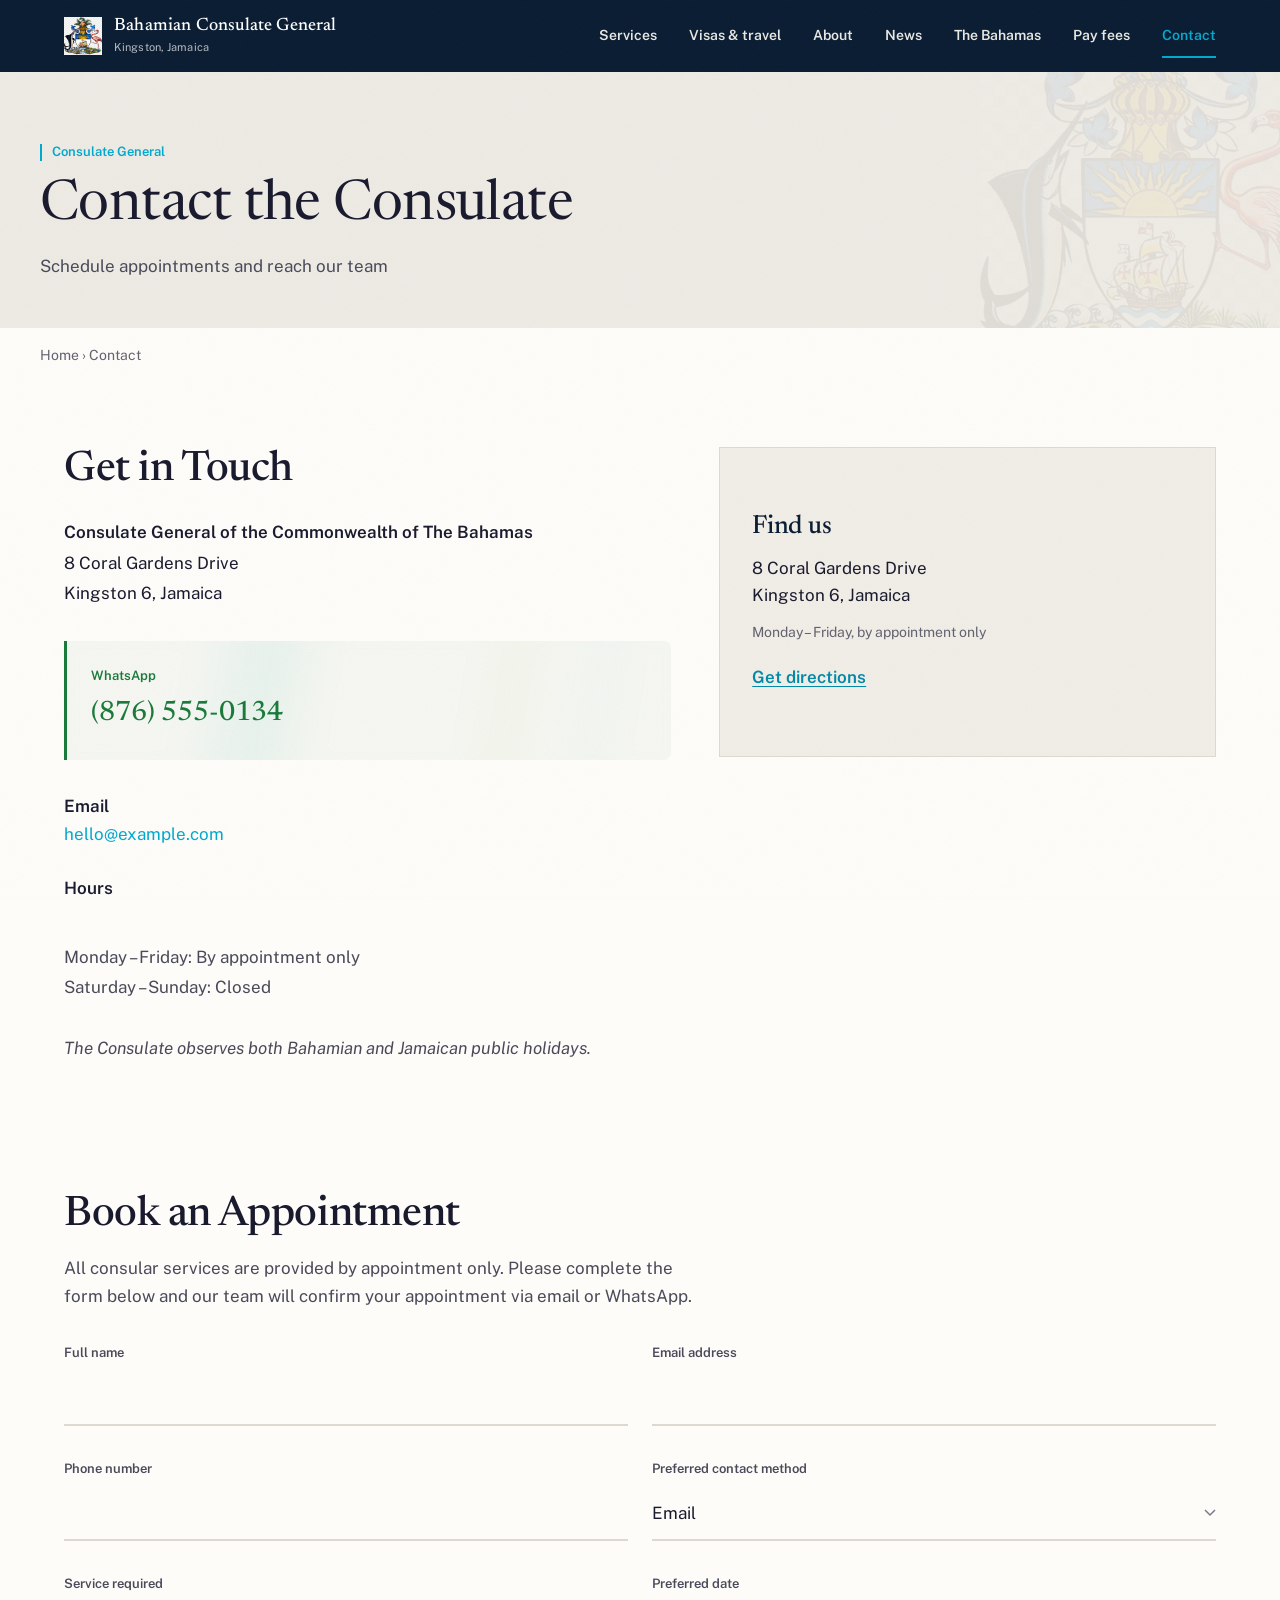
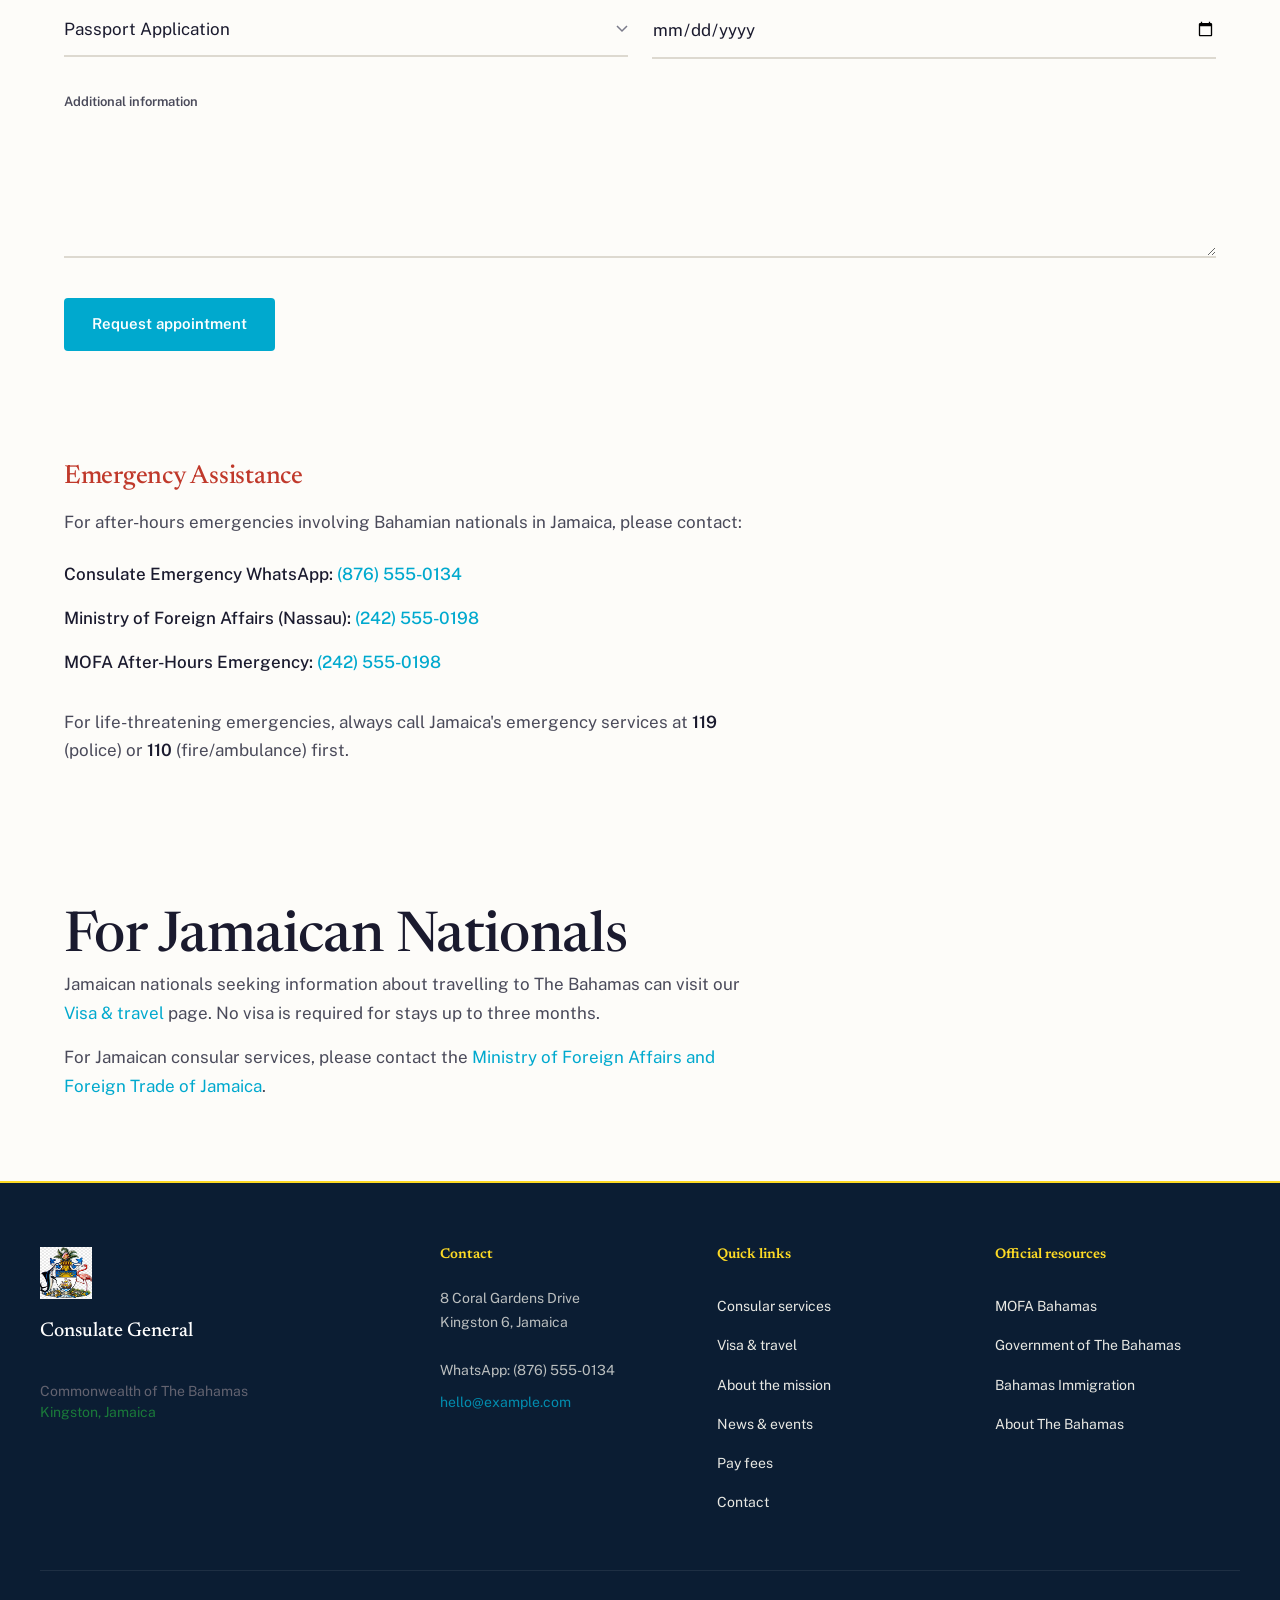
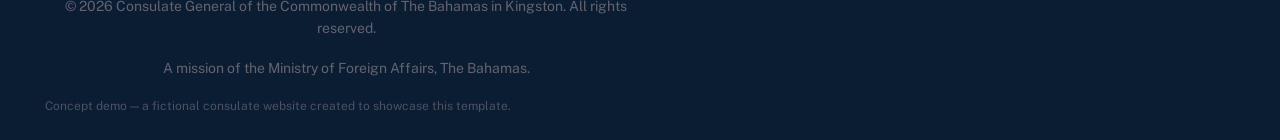
<file: contact.html>
<!DOCTYPE html>
<html lang="en">
<head>
  <meta charset="UTF-8">
  <meta name="viewport" content="width=device-width, initial-scale=1.0">
  <title>Contact & Appointments | Bahamian Consulate General, Kingston</title>
  <meta name="description" content="Contact the Consulate General of the Commonwealth of The Bahamas in Kingston, Jamaica. Book appointments, find directions, and access emergency assistance for Bahamian nationals.">
  <link rel="icon" href="favicon.ico" type="image/x-icon">
  <link rel="preconnect" href="https://fonts.googleapis.com">
  <link rel="preconnect" href="https://fonts.gstatic.com" crossorigin>
  <link href="https://fonts.googleapis.com/css2?family=Newsreader:ital,opsz,wght@0,6..72,400;0,6..72,500;0,6..72,600;1,6..72,400;1,6..72,500&family=Public+Sans:wght@400;500;600;700&display=swap" rel="stylesheet">
  <link rel="stylesheet" href="css/main.css">
  <link rel="stylesheet" href="css/aurora.css">
</head>
<body class="subpage header-watermark">

  <a href="#main-content" class="skip-link">Skip to main content</a>

  <!-- Navigation -->
  <header class="nav" id="nav">
    <div class="nav-inner">
      <a href="index.html" class="nav-brand">
        <img src="assets/coat_of_arms.webp" alt="Coat of Arms of The Bahamas" class="nav-crest" width="38" height="38">
        <div class="nav-brand-text">
          <span class="nav-title">Bahamian Consulate General</span>
          <span class="nav-subtitle">Kingston, Jamaica</span>
        </div>
      </a>
      <nav class="nav-links" aria-label="Main navigation">
        <a href="services.html">Services</a>
        <a href="visas.html">Visas &amp; travel</a>
        <a href="about.html">About</a>
        <a href="news.html">News</a>
        <a href="bahamas.html">The Bahamas</a>
        <a href="payments.html">Pay fees</a>
        <a href="contact.html">Contact</a>
      </nav>
      <button class="nav-toggle" aria-label="Open menu" aria-expanded="false">
        <span></span>
        <span></span>
        <span></span>
      </button>
    </div>
  </header>

  <!-- Mobile Menu -->
  <div class="mobile-menu" id="mobile-menu">
    <nav class="mobile-menu-nav" aria-label="Mobile navigation">
      <a href="services.html">Services</a>
      <a href="visas.html">Visas &amp; travel</a>
      <a href="about.html">About</a>
      <a href="news.html">News</a>
      <a href="bahamas.html">The Bahamas</a>
      <a href="payments.html">Pay fees</a>
      <a href="contact.html">Contact</a>
    </nav>
    <div class="mobile-menu-contact">
      <p>WhatsApp: (876) 555-0134</p>
      <p>hello@example.com</p>
    </div>
  </div>

  <!-- Main Content -->
  <main id="main-content">

    <!-- Page Header -->
    <section class="page-header">
      <div class="page-header-inner">
        <span class="overline">Consulate General</span>
        <h1>Contact the Consulate</h1>
        <p>Schedule appointments and reach our team</p>
      </div>
    </section>

    <!-- Breadcrumbs -->
    <nav class="breadcrumbs" aria-label="Breadcrumb">
      <div class="breadcrumbs-inner">
        <a href="index.html">Home</a>
        <span aria-hidden="true">&rsaquo;</span>
        <span aria-current="page">Contact</span>
      </div>
    </nav>

    <!-- Contact Details -->
    <section class="contact-grid">
      <div class="contact-info">
        <h2>Get in Touch</h2>

        <address>
          <strong>Consulate General of the Commonwealth of The Bahamas</strong><br>
          8 Coral Gardens Drive<br>
          Kingston 6, Jamaica
        </address>

        <div class="whatsapp-block aurora-card">
          <span class="whatsapp-label">WhatsApp</span>
          <a href="https://wa.me/18765550134">(876) 555-0134</a>
        </div>

        <div class="contact-email">
          <strong>Email</strong><br>
          <a href="mailto:hello@example.com">hello@example.com</a>
        </div>

        <div class="contact-hours">
          <strong>Hours</strong><br>
          Monday &ndash; Friday: By appointment only<br>
          Saturday &ndash; Sunday: Closed<br><br>
          <em>The Consulate observes both Bahamian and Jamaican public holidays.</em>
        </div>
      </div>

      <div class="contact-map">
        <div class="map-container" style="aspect-ratio: 16/10;">
          <div class="find-us-card">
            <h3>Find us</h3>
            <p class="find-us-address">8 Coral Gardens Drive<br>Kingston 6, Jamaica</p>
            <p class="find-us-hours">Monday &ndash; Friday, by appointment only</p>
            <a class="find-us-link" href="https://www.google.com/maps/search/?api=1&amp;query=8+Coral+Gardens+Drive%2C+Kingston+6%2C+Jamaica" target="_blank" rel="noopener">Get directions</a>
          </div>
        </div>
      </div>
    </section>

    <!-- Appointment Booking -->
    <section id="booking" class="appointment-section reveal">
      <h2>Book an Appointment</h2>
      <p>All consular services are provided by appointment only. Please complete the form below and our team will confirm your appointment via email or WhatsApp.</p>

      <form class="appointment-form" id="appointment-form">
        <div class="form-row">
          <div class="form-group">
            <label for="full-name">Full name</label>
            <input type="text" id="full-name" name="full-name" required>
          </div>
          <div class="form-group">
            <label for="email">Email address</label>
            <input type="email" id="email" name="email" required>
          </div>
        </div>

        <div class="form-row">
          <div class="form-group">
            <label for="phone">Phone number</label>
            <input type="tel" id="phone" name="phone" required>
          </div>
          <div class="form-group">
            <label for="contact-method">Preferred contact method</label>
            <select id="contact-method" name="contact-method">
              <option value="email">Email</option>
              <option value="whatsapp">WhatsApp</option>
              <option value="phone">Phone Call</option>
            </select>
          </div>
        </div>

        <div class="form-row">
          <div class="form-group">
            <label for="service">Service required</label>
            <select id="service" name="service">
              <option value="passport-application">Passport Application</option>
              <option value="passport-renewal">Passport Renewal</option>
              <option value="notarial-services">Notarial Services</option>
              <option value="document-authentication">Document Authentication</option>
              <option value="visa-inquiry">Visa Inquiry</option>
              <option value="citizen-welfare">Citizen Welfare</option>
              <option value="other">Other</option>
            </select>
          </div>
          <div class="form-group">
            <label for="preferred-date">Preferred date</label>
            <input type="date" id="preferred-date" name="preferred-date">
          </div>
        </div>

        <div class="form-row form-row--full">
          <div class="form-group">
            <label for="additional-info">Additional information</label>
            <textarea id="additional-info" name="additional-info" rows="4"></textarea>
          </div>
        </div>

        <button type="submit" class="btn-primary">Request appointment</button>
      </form>
    </section>

    <!-- Emergency Contacts -->
    <section id="emergency" class="emergency-section">
      <h2>Emergency Assistance</h2>
      <p>For after-hours emergencies involving Bahamian nationals in Jamaica, please contact:</p>
      <ul>
        <li>Consulate Emergency WhatsApp: <a href="https://wa.me/18765550134">(876) 555-0134</a></li>
        <li>Ministry of Foreign Affairs (Nassau): <a href="tel:+12425550198">(242) 555-0198</a></li>
        <li>MOFA After-Hours Emergency: <a href="tel:+12425550198">(242) 555-0198</a></li>
      </ul>
      <p>For life-threatening emergencies, always call Jamaica's emergency services at <strong>119</strong> (police) or <strong>110</strong> (fire/ambulance) first.</p>
    </section>

    <!-- For Jamaican Nationals -->
    <section class="jamaican-info">
      <h2>For Jamaican Nationals</h2>
      <p>Jamaican nationals seeking information about travelling to The Bahamas can visit our <a href="visas.html">Visa &amp; travel</a> page. No visa is required for stays up to three months.</p>
      <p>For Jamaican consular services, please contact the <a href="https://mfaft.gov.jm" target="_blank" rel="noopener">Ministry of Foreign Affairs and Foreign Trade of Jamaica</a>.</p>
    </section>

  </main>

  <!-- Footer -->
  <footer class="footer">
    <div class="footer-inner">
      <div class="footer-main">
        <div class="footer-brand">
          <img src="assets/coat_of_arms.webp" alt="Coat of Arms of The Bahamas" class="footer-crest" width="52" height="52">
          <p class="footer-title">Consulate General</p>
          <p class="footer-subtitle">Commonwealth of The Bahamas<br><span style="color: var(--jm-green)">Kingston, Jamaica</span></p>
        </div>
        <div class="footer-col">
          <h3 class="footer-heading">Contact</h3>
          <address class="footer-address">
            8 Coral Gardens Drive<br>Kingston 6, Jamaica<br><br>
            WhatsApp: (876) 555-0134<br>
            <a href="mailto:hello@example.com">hello@example.com</a>
          </address>
        </div>
        <div class="footer-col">
          <h3 class="footer-heading">Quick links</h3>
          <nav class="footer-nav" aria-label="Footer navigation">
            <a href="services.html">Consular services</a>
            <a href="visas.html">Visa &amp; travel</a>
            <a href="about.html">About the mission</a>
            <a href="news.html">News &amp; events</a>
            <a href="payments.html">Pay fees</a>
            <a href="contact.html">Contact</a>
          </nav>
        </div>
        <div class="footer-col">
          <h3 class="footer-heading">Official resources</h3>
          <nav class="footer-nav">
            <a href="https://mofa.gov.bs" target="_blank" rel="noopener">MOFA Bahamas</a>
            <a href="https://opm.gov.bs" target="_blank" rel="noopener">Government of The Bahamas</a>
            <a href="https://www.immigration.gov.bs" target="_blank" rel="noopener">Bahamas Immigration</a>
            <a href="bahamas.html">About The Bahamas</a>
          </nav>
        </div>
      </div>
      <div class="footer-bottom">
        <p>&copy; 2026 Consulate General of the Commonwealth of The Bahamas in Kingston. All rights reserved.</p>
        <p>A mission of the Ministry of Foreign Affairs, The Bahamas.</p>
        <p class="footer-demo-note">Concept demo &mdash; a fictional consulate website created to showcase this template.</p>
      </div>
    </div>
  </footer>

  <script src="js/main.js"></script>

</body>
</html>
</file>
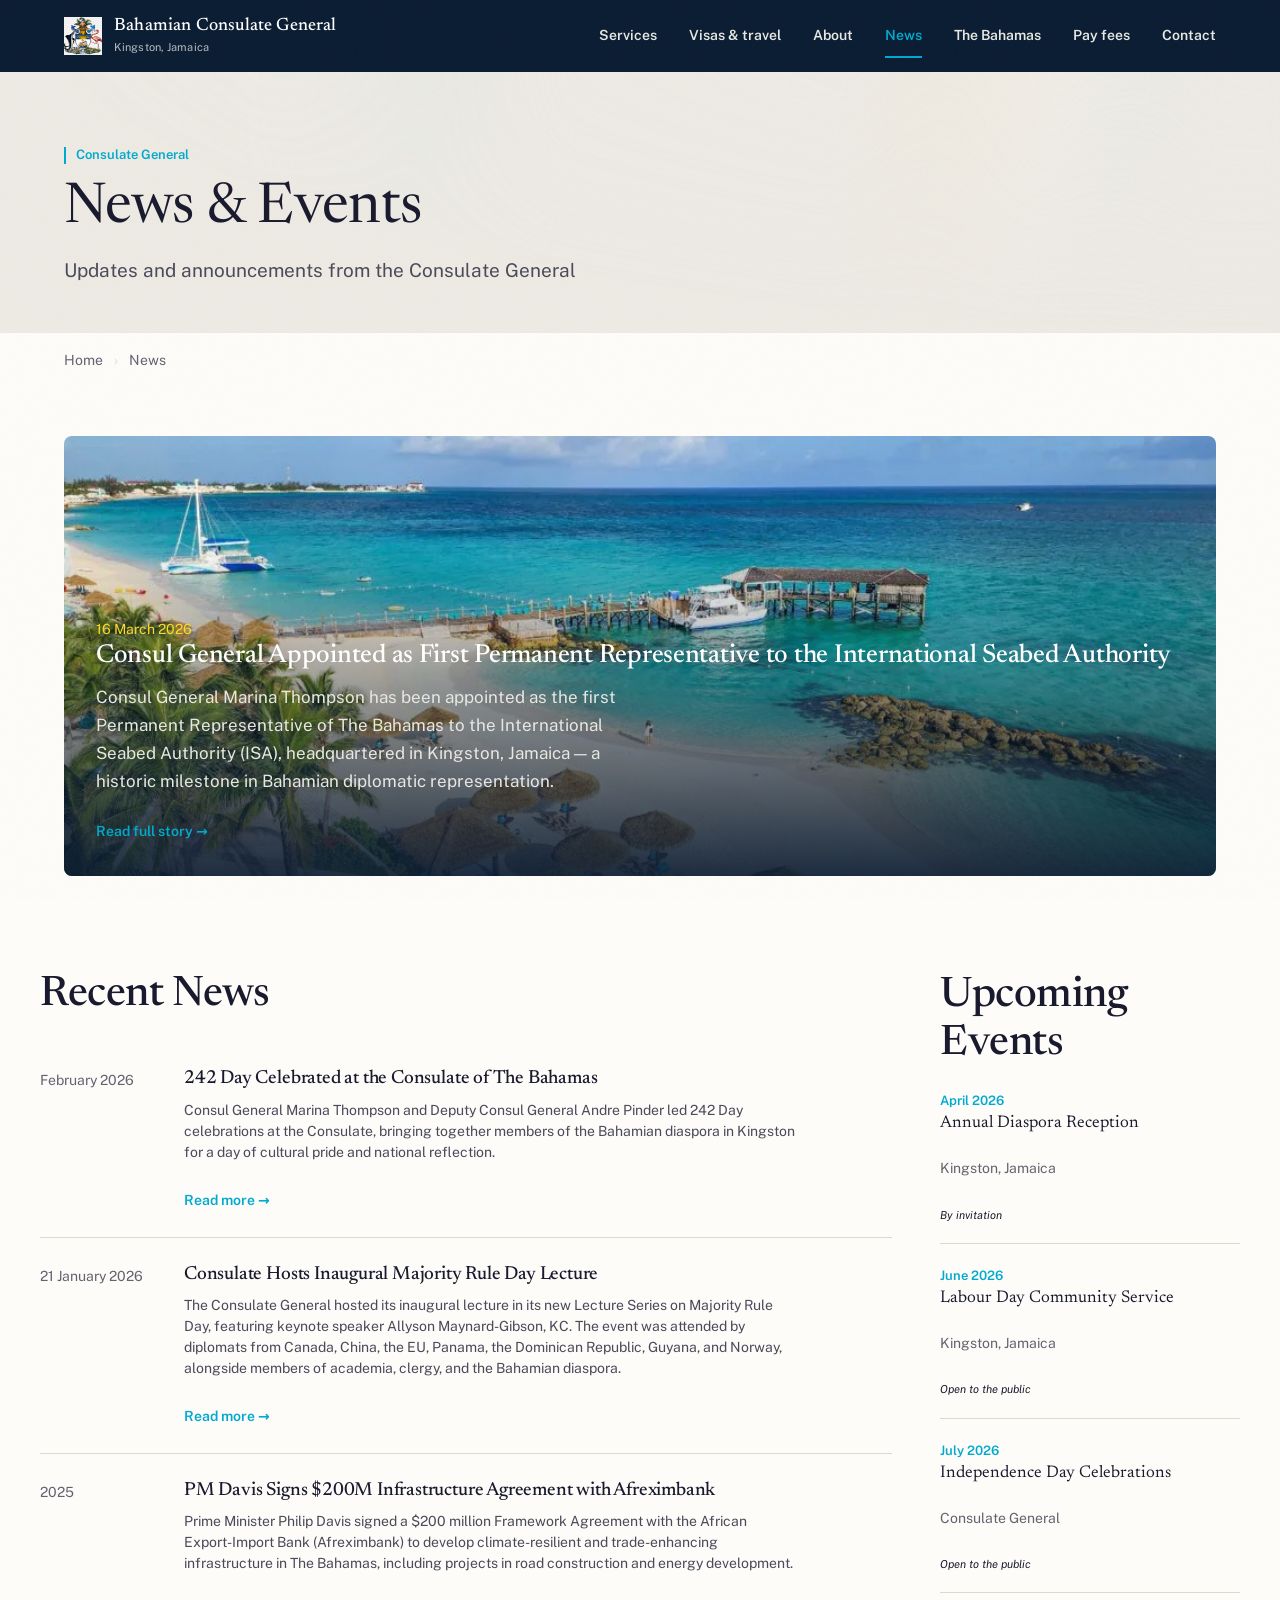
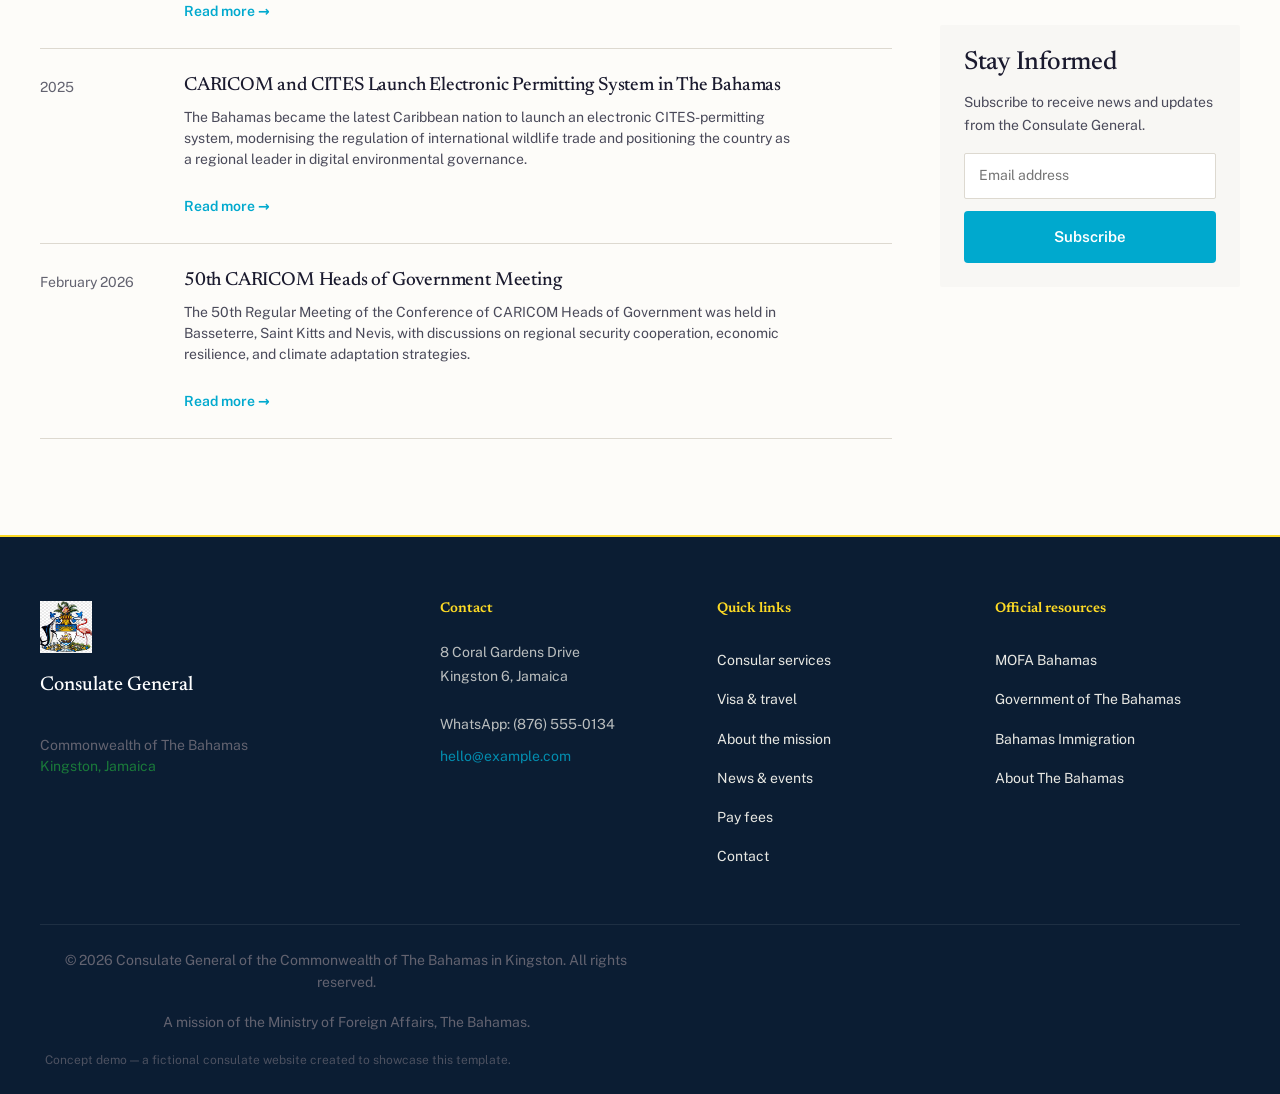
<file: news.html>
<!DOCTYPE html>
<html lang="en">
<head>
  <meta charset="UTF-8">
  <meta name="viewport" content="width=device-width, initial-scale=1.0">
  <title>News & Events | Bahamian Consulate General, Kingston</title>
  <meta name="description" content="News, updates, and upcoming events from the Consulate General of the Commonwealth of The Bahamas in Kingston, Jamaica.">
  <link rel="icon" href="favicon.ico" type="image/x-icon">
  <link rel="preconnect" href="https://fonts.googleapis.com">
  <link rel="preconnect" href="https://fonts.gstatic.com" crossorigin>
  <link href="https://fonts.googleapis.com/css2?family=Newsreader:ital,opsz,wght@0,6..72,400;0,6..72,500;0,6..72,600;1,6..72,400;1,6..72,500&family=Public+Sans:wght@400;500;600;700&display=swap" rel="stylesheet">
  <link rel="stylesheet" href="css/main.css">
  <link rel="stylesheet" href="css/aurora.css">
</head>
<body class="subpage header-aurora">

  <a href="#main-content" class="skip-link">Skip to main content</a>

  <!-- Navigation -->
  <header class="nav" id="nav">
    <div class="nav-inner">
      <a href="index.html" class="nav-brand">
        <img src="assets/coat_of_arms.webp" alt="Coat of Arms of The Bahamas" class="nav-crest" width="38" height="38">
        <div class="nav-brand-text">
          <span class="nav-title">Bahamian Consulate General</span>
          <span class="nav-subtitle">Kingston, Jamaica</span>
        </div>
      </a>
      <nav class="nav-links" aria-label="Main navigation">
        <a href="services.html">Services</a>
        <a href="visas.html">Visas &amp; travel</a>
        <a href="about.html">About</a>
        <a href="news.html">News</a>
        <a href="bahamas.html">The Bahamas</a>
        <a href="payments.html">Pay fees</a>
        <a href="contact.html">Contact</a>
      </nav>
      <button class="nav-toggle" aria-label="Open menu" aria-expanded="false">
        <span></span>
        <span></span>
        <span></span>
      </button>
    </div>
  </header>

  <!-- Mobile Menu -->
  <div class="mobile-menu" id="mobile-menu">
    <nav class="mobile-menu-nav" aria-label="Mobile navigation">
      <a href="services.html">Services</a>
      <a href="visas.html">Visas &amp; travel</a>
      <a href="about.html">About</a>
      <a href="news.html">News</a>
      <a href="bahamas.html">The Bahamas</a>
      <a href="payments.html">Pay fees</a>
      <a href="contact.html">Contact</a>
    </nav>
    <div class="mobile-menu-contact">
      <p>WhatsApp: (876) 555-0134</p>
      <p>hello@example.com</p>
    </div>
  </div>

  <!-- Main Content -->
  <main id="main-content">

    <!-- Page Header -->
    <section class="page-header">
      <div class="aurora aurora--cream" aria-hidden="true"></div>
      <div class="container">
        <span class="overline">Consulate General</span>
        <h1>News &amp; Events</h1>
        <p class="page-header-subtitle">Updates and announcements from the Consulate General</p>
      </div>
    </section>

    <!-- Breadcrumbs -->
    <nav class="breadcrumbs" aria-label="Breadcrumb">
      <div class="container">
        <a href="index.html">Home</a>
        <span class="breadcrumb-sep" aria-hidden="true">&rsaquo;</span>
        <span aria-current="page">News</span>
      </div>
    </nav>

    <!-- Featured Story -->
    <section class="news-hero">
      <div class="container">
        <div class="news-featured-story">
          <img src="assets/bahamian_beaches.webp" alt="" width="1024" height="768">
          <div class="news-featured-overlay">
            <span class="news-date">16 March 2026</span>
            <h2>Consul General Appointed as First Permanent Representative to the International Seabed Authority</h2>
            <p>Consul General Marina Thompson has been appointed as the first Permanent Representative of The Bahamas to the International Seabed Authority (ISA), headquartered in Kingston, Jamaica &mdash; a historic milestone in Bahamian diplomatic representation.</p>
            <a href="https://mofa.gov.bs/the-bahamas-permanent-representative-presents-credentials-to-secretary-general-of-the-international-seabed-authority/" class="news-link">Read full story &rarr;</a>
          </div>
        </div>
      </div>
    </section>

    <!-- News Content Area -->
    <section class="news-page-section">
      <div class="news-page-inner">

        <!-- Main Column -->
        <div class="news-archive">
          <h2>Recent News</h2>

          <article class="news-archive-item">
            <div class="news-archive-date">
              <time datetime="2026-02">February 2026</time>
            </div>
            <div class="news-archive-body">
              <h3 class="news-archive-headline">242 Day Celebrated at the Consulate of The Bahamas</h3>
              <p class="news-archive-excerpt">Consul General Marina Thompson and Deputy Consul General Andre Pinder led 242 Day celebrations at the Consulate, bringing together members of the Bahamian diaspora in Kingston for a day of cultural pride and national reflection.</p>
              <a href="https://mofa.gov.bs/242-day-at-the-consulate-of-the-bahamas-jamaica/" class="news-link">Read more &rarr;</a>
            </div>
          </article>

          <article class="news-archive-item">
            <div class="news-archive-date">
              <time datetime="2026-01-21">21 January 2026</time>
            </div>
            <div class="news-archive-body">
              <h3 class="news-archive-headline">Consulate Hosts Inaugural Majority Rule Day Lecture</h3>
              <p class="news-archive-excerpt">The Consulate General hosted its inaugural lecture in its new Lecture Series on Majority Rule Day, featuring keynote speaker Allyson Maynard-Gibson, KC. The event was attended by diplomats from Canada, China, the EU, Panama, the Dominican Republic, Guyana, and Norway, alongside members of academia, clergy, and the Bahamian diaspora.</p>
              <a href="https://mofa.gov.bs/the-bahamas-consulate-in-jamaica-hosts-majority-rule-day-lecture/" class="news-link">Read more &rarr;</a>
            </div>
          </article>

          <article class="news-archive-item">
            <div class="news-archive-date">
              <time datetime="2025">2025</time>
            </div>
            <div class="news-archive-body">
              <h3 class="news-archive-headline">PM Davis Signs $200M Infrastructure Agreement with Afreximbank</h3>
              <p class="news-archive-excerpt">Prime Minister Philip Davis signed a $200 million Framework Agreement with the African Export-Import Bank (Afreximbank) to develop climate-resilient and trade-enhancing infrastructure in The Bahamas, including projects in road construction and energy development.</p>
              <a href="https://opm.gov.bs" class="news-link">Read more &rarr;</a>
            </div>
          </article>

          <article class="news-archive-item">
            <div class="news-archive-date">
              <time datetime="2025">2025</time>
            </div>
            <div class="news-archive-body">
              <h3 class="news-archive-headline">CARICOM and CITES Launch Electronic Permitting System in The Bahamas</h3>
              <p class="news-archive-excerpt">The Bahamas became the latest Caribbean nation to launch an electronic CITES-permitting system, modernising the regulation of international wildlife trade and positioning the country as a regional leader in digital environmental governance.</p>
              <a href="https://caricom.org/caricom-and-cites-secretariats-partner-to-launch-electronic-cites-permitting-system-in-the-bahamas/" class="news-link">Read more &rarr;</a>
            </div>
          </article>

          <article class="news-archive-item">
            <div class="news-archive-date">
              <time datetime="2026-02">February 2026</time>
            </div>
            <div class="news-archive-body">
              <h3 class="news-archive-headline">50th CARICOM Heads of Government Meeting</h3>
              <p class="news-archive-excerpt">The 50th Regular Meeting of the Conference of CARICOM Heads of Government was held in Basseterre, Saint Kitts and Nevis, with discussions on regional security cooperation, economic resilience, and climate adaptation strategies.</p>
              <a href="https://caricom.org/communique-fiftieth-regular-meeting-of-the-conference-of-heads-of-government-of-caricom-24-27-february-2026/" class="news-link">Read more &rarr;</a>
            </div>
          </article>

        </div>

        <!-- Sidebar -->
        <aside class="news-sidebar">

          <!-- Upcoming Events -->
          <div class="events-section">
            <h3>Upcoming Events</h3>
            <div class="event-item">
              <span class="event-item-date">April 2026</span>
              <p class="event-item-title">Annual Diaspora Reception</p>
              <p class="event-item-location">Kingston, Jamaica</p>
              <span class="event-tag event-tag--invitation">By invitation</span>
            </div>
            <div class="event-item">
              <span class="event-item-date">June 2026</span>
              <p class="event-item-title">Labour Day Community Service</p>
              <p class="event-item-location">Kingston, Jamaica</p>
              <span class="event-tag event-tag--public">Open to the public</span>
            </div>
            <div class="event-item">
              <span class="event-item-date">July 2026</span>
              <p class="event-item-title">Independence Day Celebrations</p>
              <p class="event-item-location">Consulate General</p>
              <span class="event-tag event-tag--public">Open to the public</span>
            </div>
          </div>

          <!-- Subscribe -->
          <div class="subscribe-section">
            <h3>Stay Informed</h3>
            <p>Subscribe to receive news and updates from the Consulate General.</p>
            <form class="subscribe-form" onsubmit="event.preventDefault();">
              <input type="email" class="subscribe-input" placeholder="Email address" aria-label="Email address" required>
              <button type="submit" class="btn-primary subscribe-btn">Subscribe</button>
            </form>
          </div>

        </aside>

      </div>
    </section>

  </main>

  <!-- Footer -->
  <footer class="footer">
    <div class="footer-inner">
      <div class="footer-main">
        <div class="footer-brand">
          <img src="assets/coat_of_arms.webp" alt="Coat of Arms of The Bahamas" class="footer-crest" width="52" height="52">
          <p class="footer-title">Consulate General</p>
          <p class="footer-subtitle">Commonwealth of The Bahamas<br><span style="color: var(--jm-green)">Kingston, Jamaica</span></p>
        </div>
        <div class="footer-col">
          <h3 class="footer-heading">Contact</h3>
          <address class="footer-address">
            8 Coral Gardens Drive<br>Kingston 6, Jamaica<br><br>
            WhatsApp: (876) 555-0134<br>
            <a href="mailto:hello@example.com">hello@example.com</a>
          </address>
        </div>
        <div class="footer-col">
          <h3 class="footer-heading">Quick links</h3>
          <nav class="footer-nav" aria-label="Footer navigation">
            <a href="services.html">Consular services</a>
            <a href="visas.html">Visa &amp; travel</a>
            <a href="about.html">About the mission</a>
            <a href="news.html">News &amp; events</a>
            <a href="payments.html">Pay fees</a>
            <a href="contact.html">Contact</a>
          </nav>
        </div>
        <div class="footer-col">
          <h3 class="footer-heading">Official resources</h3>
          <nav class="footer-nav">
            <a href="https://mofa.gov.bs" target="_blank" rel="noopener">MOFA Bahamas</a>
            <a href="https://opm.gov.bs" target="_blank" rel="noopener">Government of The Bahamas</a>
            <a href="https://www.immigration.gov.bs" target="_blank" rel="noopener">Bahamas Immigration</a>
            <a href="bahamas.html">About The Bahamas</a>
          </nav>
        </div>
      </div>
      <div class="footer-bottom">
        <p>&copy; 2026 Consulate General of the Commonwealth of The Bahamas in Kingston. All rights reserved.</p>
        <p>A mission of the Ministry of Foreign Affairs, The Bahamas.</p>
        <p class="footer-demo-note">Concept demo &mdash; a fictional consulate website created to showcase this template.</p>
      </div>
    </div>
  </footer>

  <script src="js/main.js"></script>

</body>
</html>
</file>
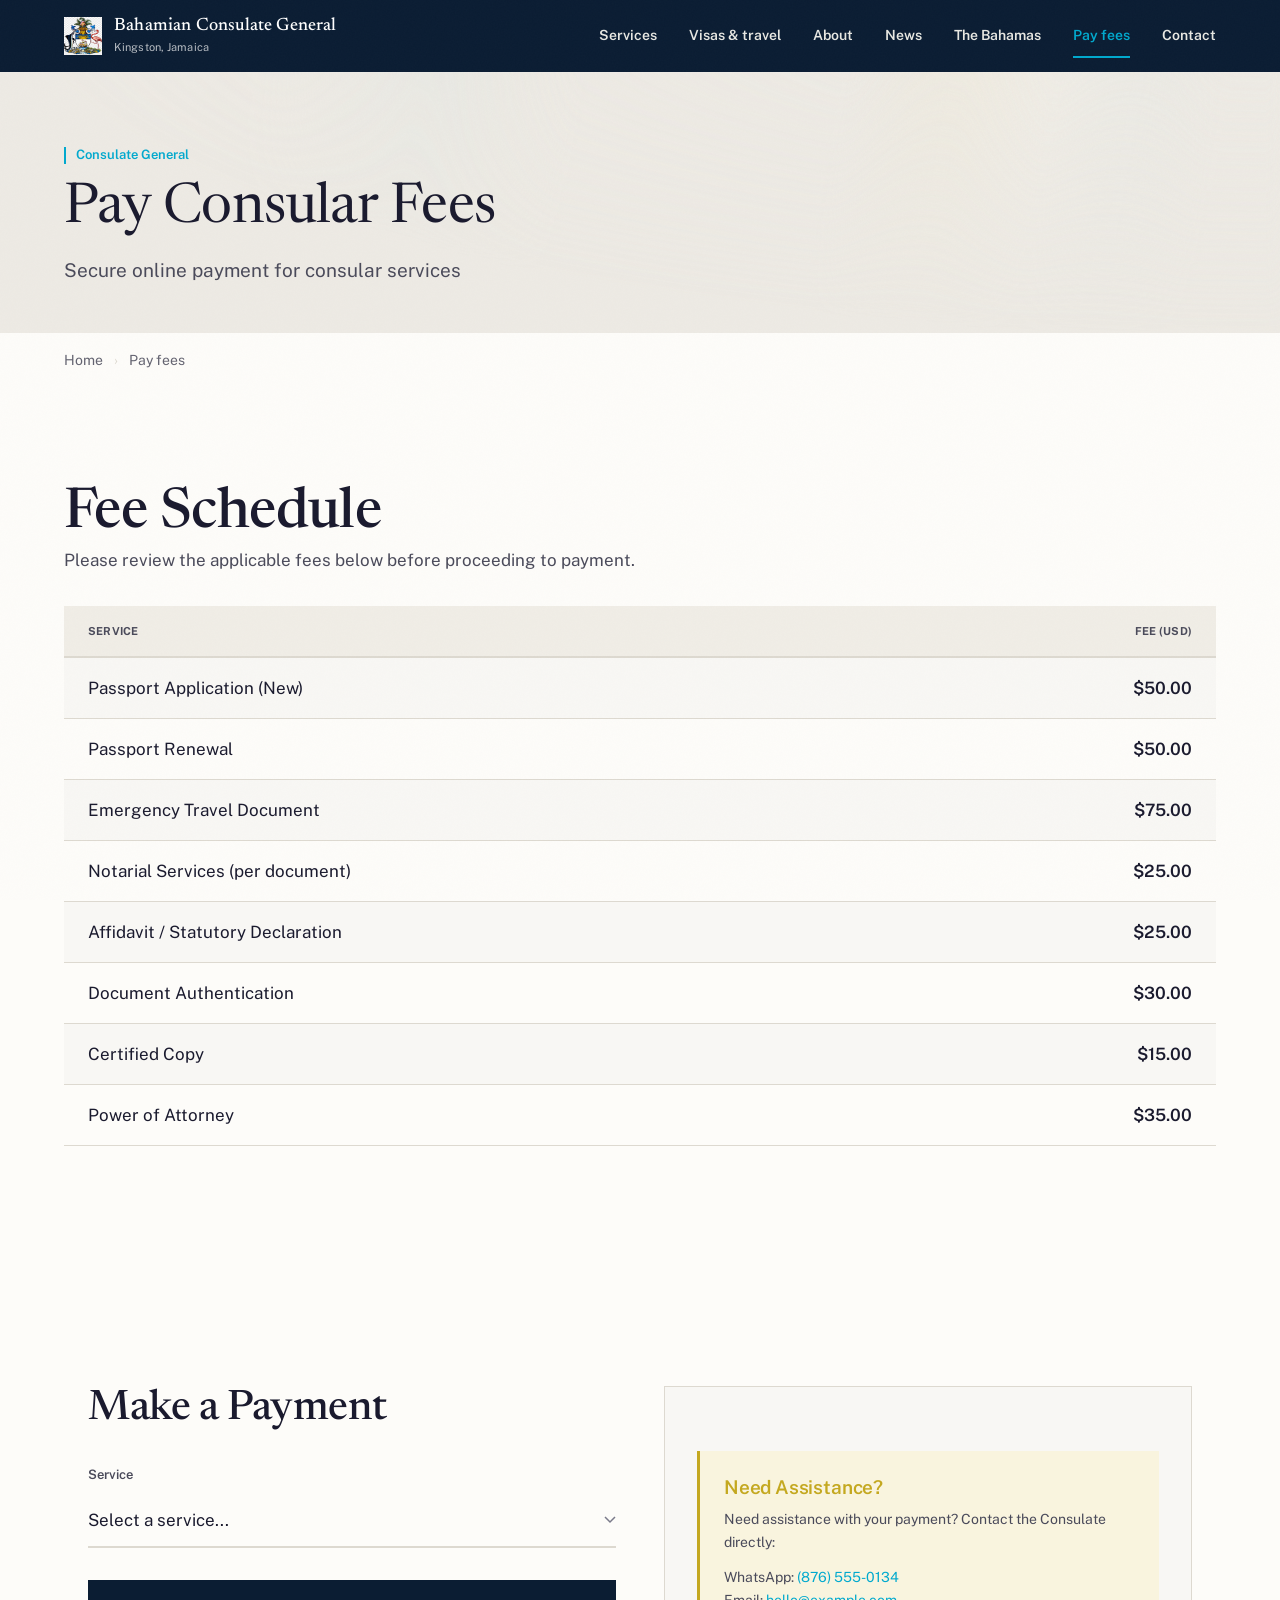
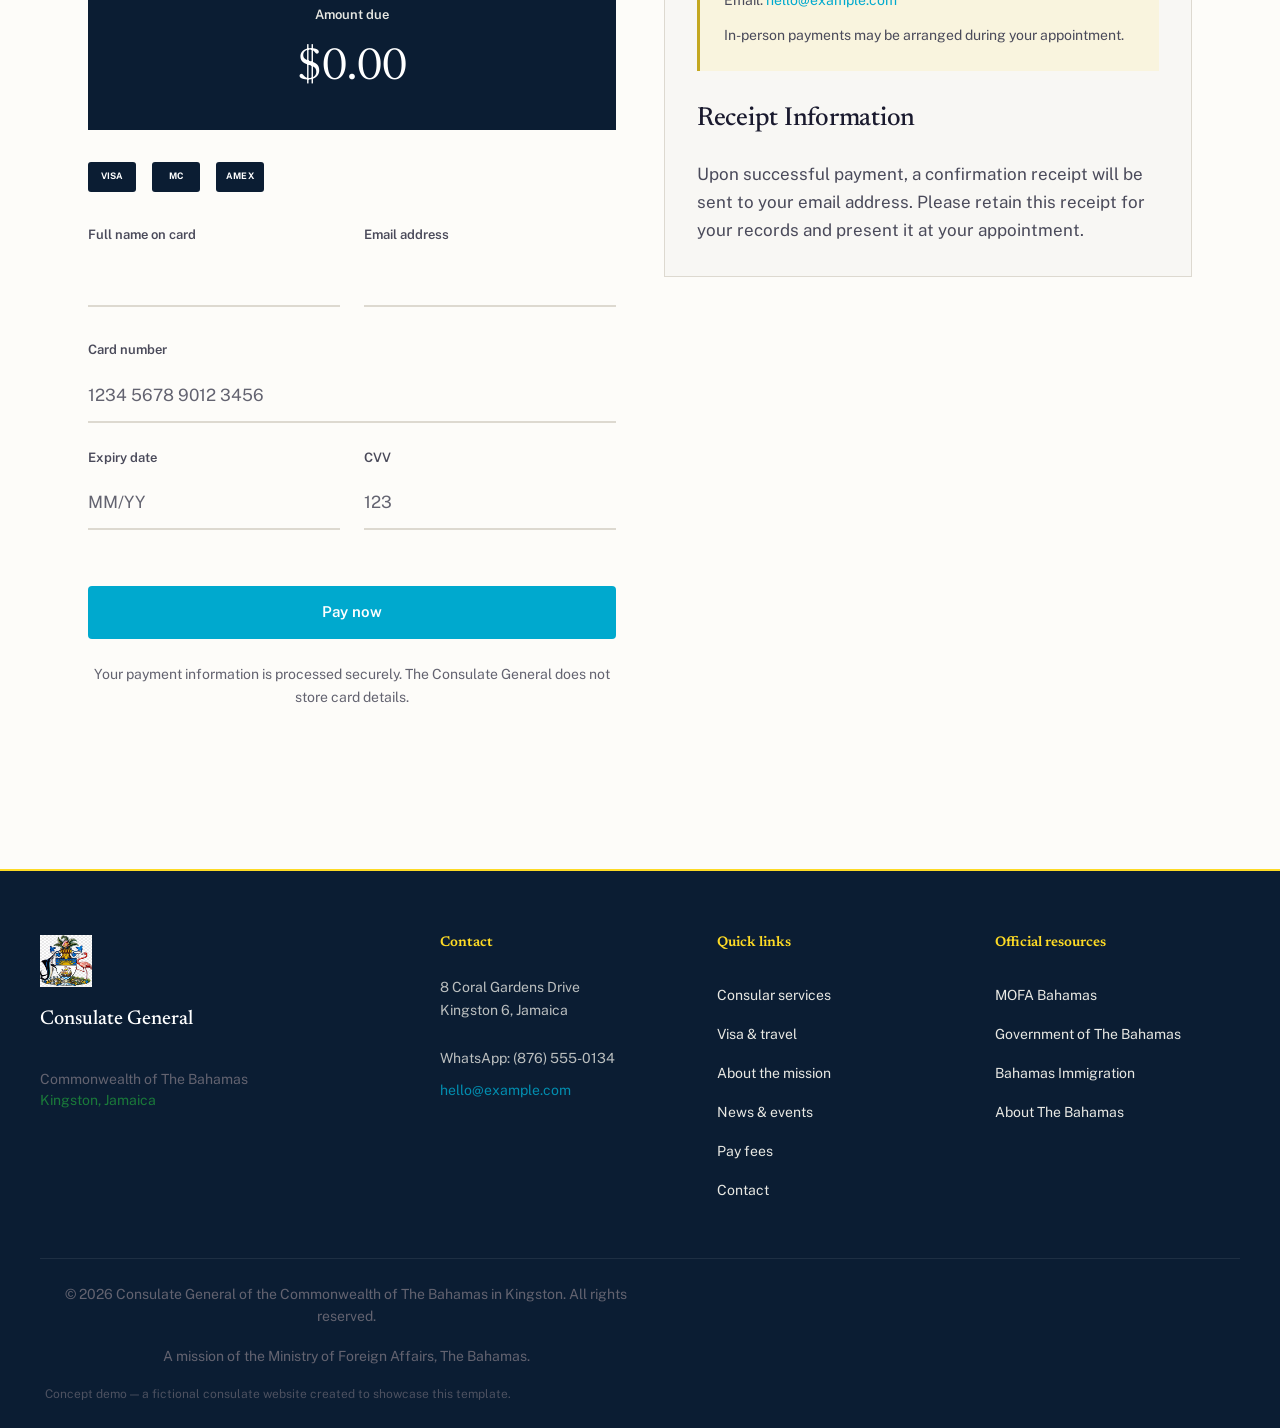
<file: payments.html>
<!DOCTYPE html>
<html lang="en">
<head>
  <meta charset="UTF-8">
  <meta name="viewport" content="width=device-width, initial-scale=1.0">
  <title>Pay Consular Fees | Bahamian Consulate General, Kingston</title>
  <meta name="description" content="Pay consular fees online for passport applications, notarial services, and other consular services provided by the Consulate General of The Bahamas in Kingston, Jamaica.">
  <link rel="icon" href="favicon.ico" type="image/x-icon">
  <link rel="preconnect" href="https://fonts.googleapis.com">
  <link rel="preconnect" href="https://fonts.gstatic.com" crossorigin>
  <link href="https://fonts.googleapis.com/css2?family=Newsreader:ital,opsz,wght@0,6..72,400;0,6..72,500;0,6..72,600;1,6..72,400;1,6..72,500&family=Public+Sans:wght@400;500;600;700&display=swap" rel="stylesheet">
  <link rel="stylesheet" href="css/main.css">
  <link rel="stylesheet" href="css/aurora.css">
</head>
<body class="subpage header-aurora">

  <a href="#main-content" class="skip-link">Skip to main content</a>

  <!-- Navigation -->
  <header class="nav" id="nav">
    <div class="nav-inner">
      <a href="index.html" class="nav-brand">
        <img src="assets/coat_of_arms.webp" alt="Coat of Arms of The Bahamas" class="nav-crest" width="38" height="38">
        <div class="nav-brand-text">
          <span class="nav-title">Bahamian Consulate General</span>
          <span class="nav-subtitle">Kingston, Jamaica</span>
        </div>
      </a>
      <nav class="nav-links" aria-label="Main navigation">
        <a href="services.html">Services</a>
        <a href="visas.html">Visas &amp; travel</a>
        <a href="about.html">About</a>
        <a href="news.html">News</a>
        <a href="bahamas.html">The Bahamas</a>
        <a href="payments.html">Pay fees</a>
        <a href="contact.html">Contact</a>
      </nav>
      <button class="nav-toggle" aria-label="Open menu" aria-expanded="false">
        <span></span>
        <span></span>
        <span></span>
      </button>
    </div>
  </header>

  <!-- Mobile Menu -->
  <div class="mobile-menu" id="mobile-menu">
    <nav class="mobile-menu-nav" aria-label="Mobile navigation">
      <a href="services.html">Services</a>
      <a href="visas.html">Visas &amp; travel</a>
      <a href="about.html">About</a>
      <a href="news.html">News</a>
      <a href="bahamas.html">The Bahamas</a>
      <a href="payments.html">Pay fees</a>
      <a href="contact.html">Contact</a>
    </nav>
    <div class="mobile-menu-contact">
      <p>WhatsApp: (876) 555-0134</p>
      <p>hello@example.com</p>
    </div>
  </div>

  <!-- Main Content -->
  <main id="main-content">

    <!-- Page Header -->
    <section class="page-header">
      <div class="aurora aurora--cream" aria-hidden="true"></div>
      <div class="container">
        <span class="overline">Consulate General</span>
        <h1>Pay Consular Fees</h1>
        <p class="page-header-subtitle">Secure online payment for consular services</p>
      </div>
    </section>

    <!-- Breadcrumbs -->
    <nav class="breadcrumbs" aria-label="Breadcrumb">
      <div class="container">
        <a href="index.html">Home</a>
        <span class="breadcrumb-sep" aria-hidden="true">&rsaquo;</span>
        <span aria-current="page">Pay fees</span>
      </div>
    </nav>

    <!-- Fee Schedule -->
    <section class="section-padding reveal">
      <div class="container">
        <h2>Fee Schedule</h2>
        <p>Please review the applicable fees below before proceeding to payment.</p>
        <div class="fee-table-wrapper">
          <table class="fee-table">
            <thead>
              <tr>
                <th>Service</th>
                <th>Fee (USD)</th>
              </tr>
            </thead>
            <tbody>
              <tr>
                <td>Passport Application (New)</td>
                <td>$50.00</td>
              </tr>
              <tr>
                <td>Passport Renewal</td>
                <td>$50.00</td>
              </tr>
              <tr>
                <td>Emergency Travel Document</td>
                <td>$75.00</td>
              </tr>
              <tr>
                <td>Notarial Services (per document)</td>
                <td>$25.00</td>
              </tr>
              <tr>
                <td>Affidavit / Statutory Declaration</td>
                <td>$25.00</td>
              </tr>
              <tr>
                <td>Document Authentication</td>
                <td>$30.00</td>
              </tr>
              <tr>
                <td>Certified Copy</td>
                <td>$15.00</td>
              </tr>
              <tr>
                <td>Power of Attorney</td>
                <td>$35.00</td>
              </tr>
            </tbody>
          </table>
        </div>
      </div>
    </section>

    <!-- Payment Form -->
    <section class="payment-section reveal">
      <div class="payments-section">
        <div class="payments-inner">
          <div class="payments-reference">
            <h2>Make a Payment</h2>
            <form class="payment-form" id="payment-form">

              <!-- Service Selection -->
              <div class="form-group">
                <label for="service-select">Service</label>
                <select id="service-select" required>
                  <option value="" disabled selected>Select a service...</option>
                  <option value="passport-new" data-price="50.00">Passport Application (New) &mdash; $50.00</option>
                  <option value="passport-renewal" data-price="50.00">Passport Renewal &mdash; $50.00</option>
                  <option value="emergency-travel" data-price="75.00">Emergency Travel Document &mdash; $75.00</option>
                  <option value="notarial" data-price="25.00">Notarial Services &mdash; $25.00</option>
                  <option value="affidavit" data-price="25.00">Affidavit / Statutory Declaration &mdash; $25.00</option>
                  <option value="authentication" data-price="30.00">Document Authentication &mdash; $30.00</option>
                  <option value="certified-copy" data-price="15.00">Certified Copy &mdash; $15.00</option>
                  <option value="power-of-attorney" data-price="35.00">Power of Attorney &mdash; $35.00</option>
                </select>
              </div>

              <!-- Amount Display -->
              <div class="payment-amount-display">
                <p class="amount-label">Amount due</p>
                <p class="amount-value" id="payment-amount-display">$0.00</p>
              </div>

              <!-- Card Logos -->
              <div class="card-brands">
                <span class="card-brand-logo">VISA</span>
                <span class="card-brand-logo">MC</span>
                <span class="card-brand-logo">AMEX</span>
              </div>

              <!-- Cardholder Details -->
              <div class="form-row">
                <div class="form-group">
                  <label for="cardholder-name">Full name on card</label>
                  <input type="text" id="cardholder-name" name="cardholder-name" required autocomplete="cc-name">
                </div>
                <div class="form-group">
                  <label for="cardholder-email">Email address</label>
                  <input type="email" id="cardholder-email" name="cardholder-email" required autocomplete="email">
                </div>
              </div>

              <!-- Card Details -->
              <div class="card-input-group">
                <label for="card-number">Card number</label>
                <input type="text" id="card-number" name="card-number" placeholder="1234 5678 9012 3456" maxlength="19" required autocomplete="cc-number" inputmode="numeric">
              </div>
              <div class="card-row">
                <div class="card-input-group">
                  <label for="card-expiry">Expiry date</label>
                  <input type="text" id="card-expiry" name="card-expiry" placeholder="MM/YY" maxlength="5" required autocomplete="cc-exp" inputmode="numeric">
                </div>
                <div class="card-input-group">
                  <label for="card-cvv">CVV</label>
                  <input type="text" id="card-cvv" name="card-cvv" placeholder="123" maxlength="4" required autocomplete="cc-csc" inputmode="numeric">
                </div>
              </div>

              <!-- Submit -->
              <button type="submit" class="btn-primary" style="width:100%;justify-content:center;margin-top:var(--space-8);">Pay now</button>

              <!-- Security Note -->
              <p style="font-size:var(--text-small);color:var(--text-light);margin-top:var(--space-6);text-align:center;">Your payment information is processed securely. The Consulate General does not store card details.</p>

            </form>
          </div>

          <div class="payment-form-section">
            <!-- Payment Assistance -->
            <div class="payment-fallback" style="border-left-color:var(--gold-muted);background:var(--gold-wash);">
              <h5 style="color:var(--gold-muted);">Need Assistance?</h5>
              <p>Need assistance with your payment? Contact the Consulate directly:</p>
              <p style="margin-top:var(--space-3);">WhatsApp: <a href="https://wa.me/18765550134">(876) 555-0134</a></p>
              <p>Email: <a href="mailto:hello@example.com">hello@example.com</a></p>
              <p style="margin-top:var(--space-3);">In-person payments may be arranged during your appointment.</p>
            </div>

            <!-- Receipt Info -->
            <div style="margin-top:var(--space-8);">
              <h4>Receipt Information</h4>
              <p>Upon successful payment, a confirmation receipt will be sent to your email address. Please retain this receipt for your records and present it at your appointment.</p>
            </div>
          </div>
        </div>
      </div>
    </section>

  </main>

  <!-- Footer -->
  <footer class="footer">
    <div class="footer-inner">
      <div class="footer-main">
        <div class="footer-brand">
          <img src="assets/coat_of_arms.webp" alt="Coat of Arms of The Bahamas" class="footer-crest" width="52" height="52">
          <p class="footer-title">Consulate General</p>
          <p class="footer-subtitle">Commonwealth of The Bahamas<br><span style="color: var(--jm-green)">Kingston, Jamaica</span></p>
        </div>
        <div class="footer-col">
          <h3 class="footer-heading">Contact</h3>
          <address class="footer-address">
            8 Coral Gardens Drive<br>Kingston 6, Jamaica<br><br>
            WhatsApp: (876) 555-0134<br>
            <a href="mailto:hello@example.com">hello@example.com</a>
          </address>
        </div>
        <div class="footer-col">
          <h3 class="footer-heading">Quick links</h3>
          <nav class="footer-nav" aria-label="Footer navigation">
            <a href="services.html">Consular services</a>
            <a href="visas.html">Visa &amp; travel</a>
            <a href="about.html">About the mission</a>
            <a href="news.html">News &amp; events</a>
            <a href="payments.html">Pay fees</a>
            <a href="contact.html">Contact</a>
          </nav>
        </div>
        <div class="footer-col">
          <h3 class="footer-heading">Official resources</h3>
          <nav class="footer-nav">
            <a href="https://mofa.gov.bs" target="_blank" rel="noopener">MOFA Bahamas</a>
            <a href="https://opm.gov.bs" target="_blank" rel="noopener">Government of The Bahamas</a>
            <a href="https://www.immigration.gov.bs" target="_blank" rel="noopener">Bahamas Immigration</a>
            <a href="bahamas.html">About The Bahamas</a>
          </nav>
        </div>
      </div>
      <div class="footer-bottom">
        <p>&copy; 2026 Consulate General of the Commonwealth of The Bahamas in Kingston. All rights reserved.</p>
        <p>A mission of the Ministry of Foreign Affairs, The Bahamas.</p>
        <p class="footer-demo-note">Concept demo &mdash; a fictional consulate website created to showcase this template.</p>
      </div>
    </div>
  </footer>

  <script src="js/main.js"></script>

</body>
</html>
</file>
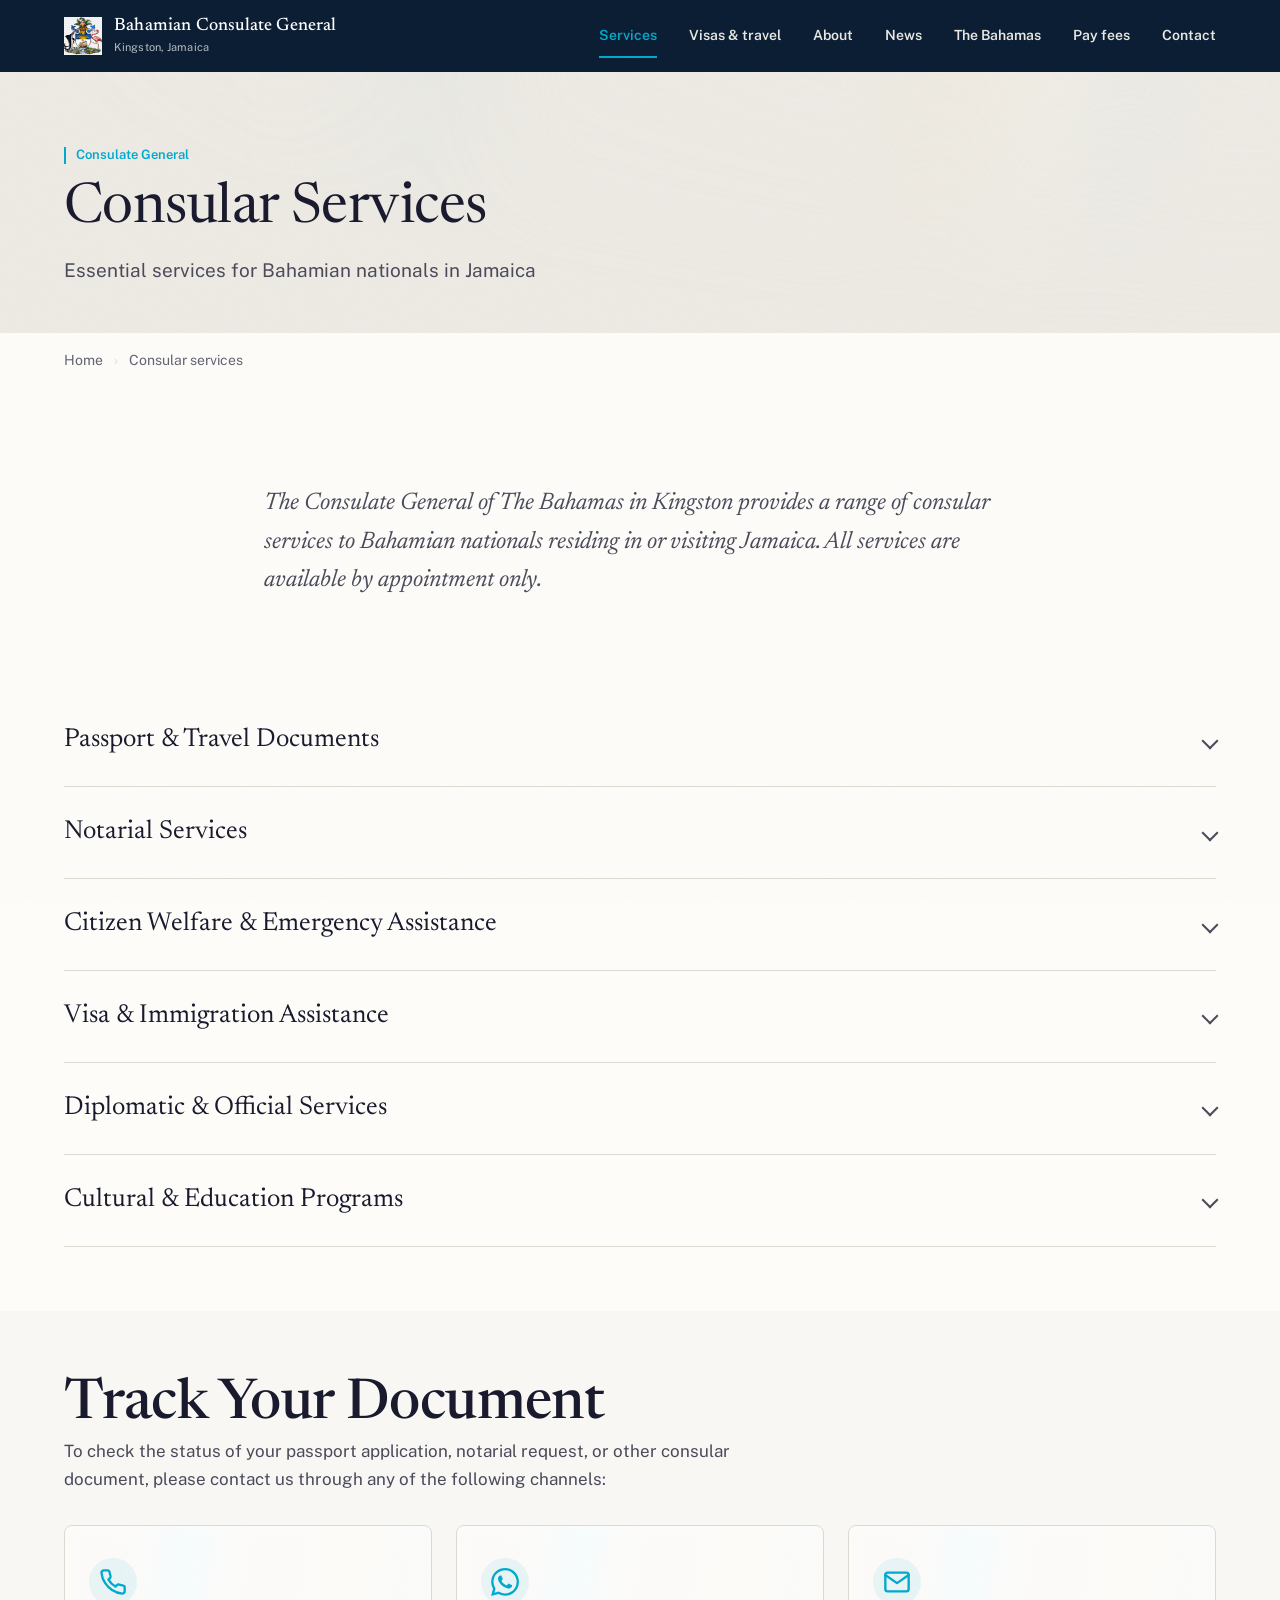
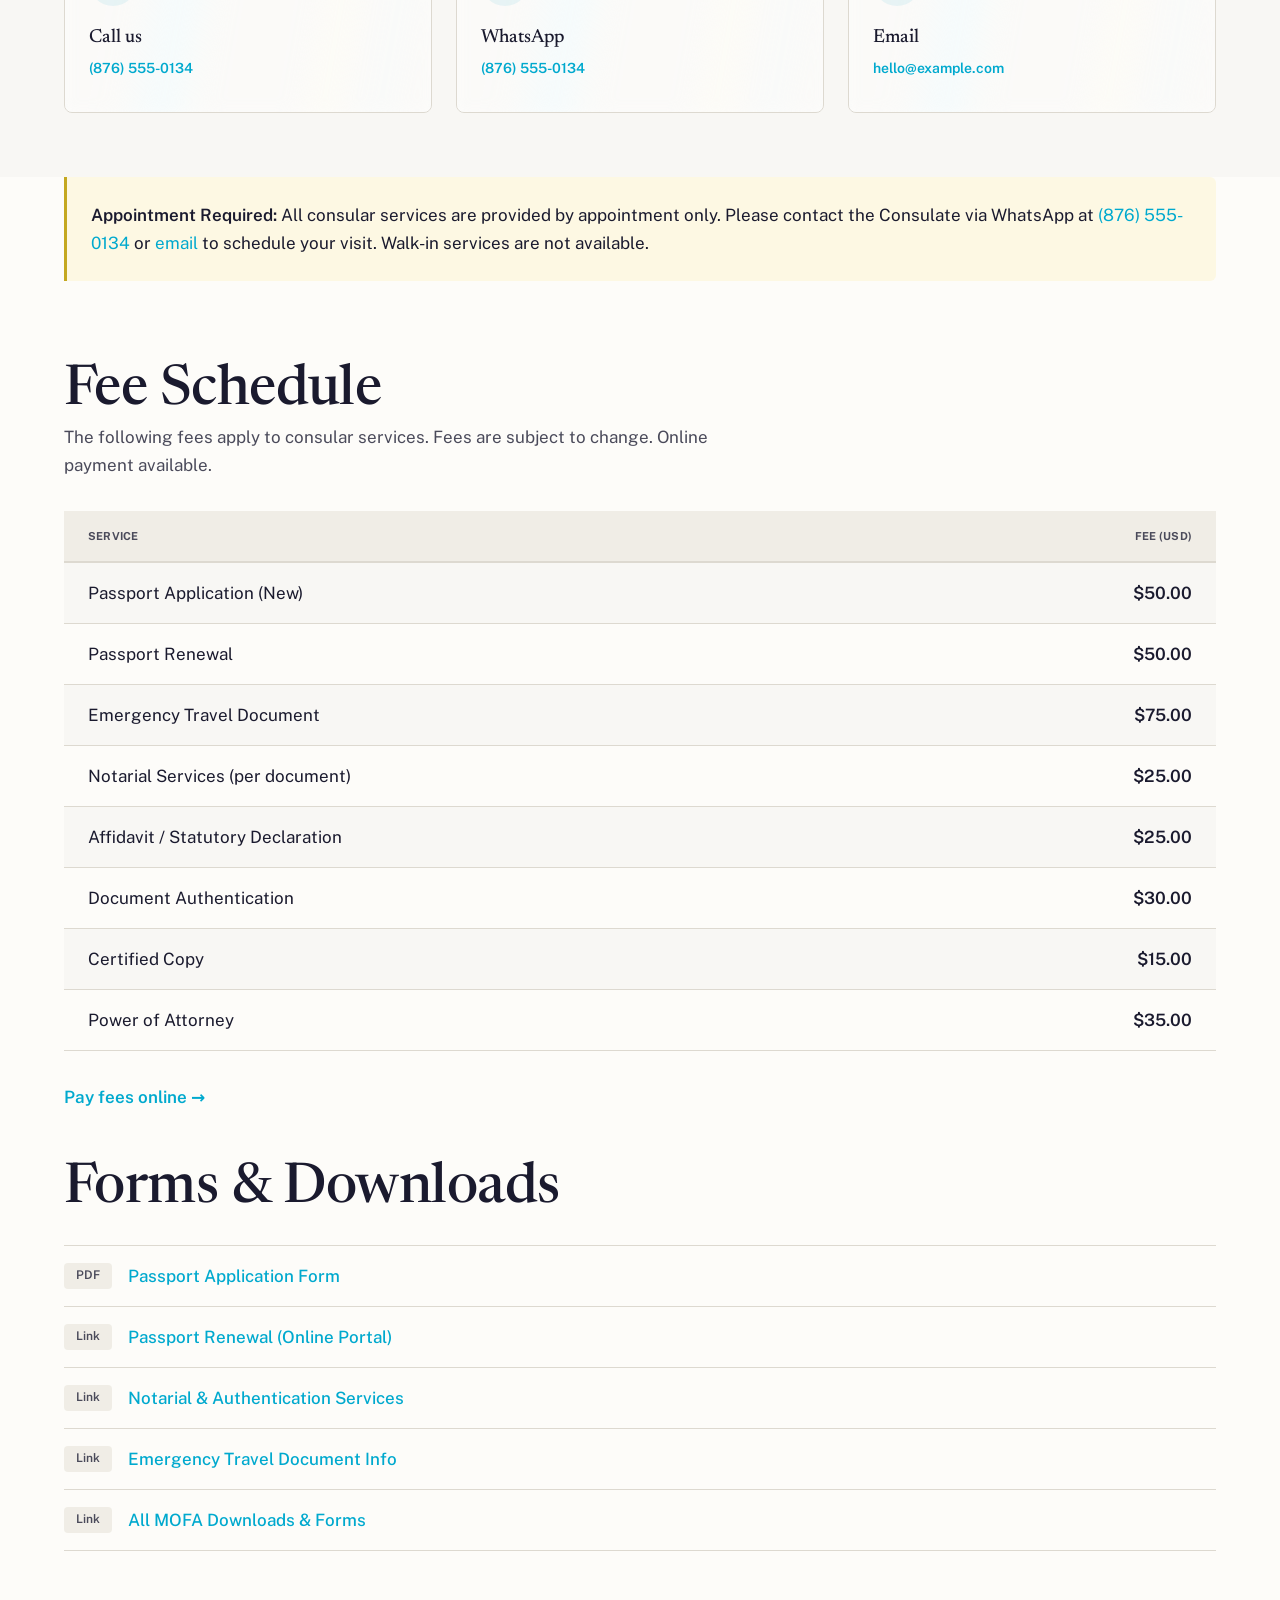
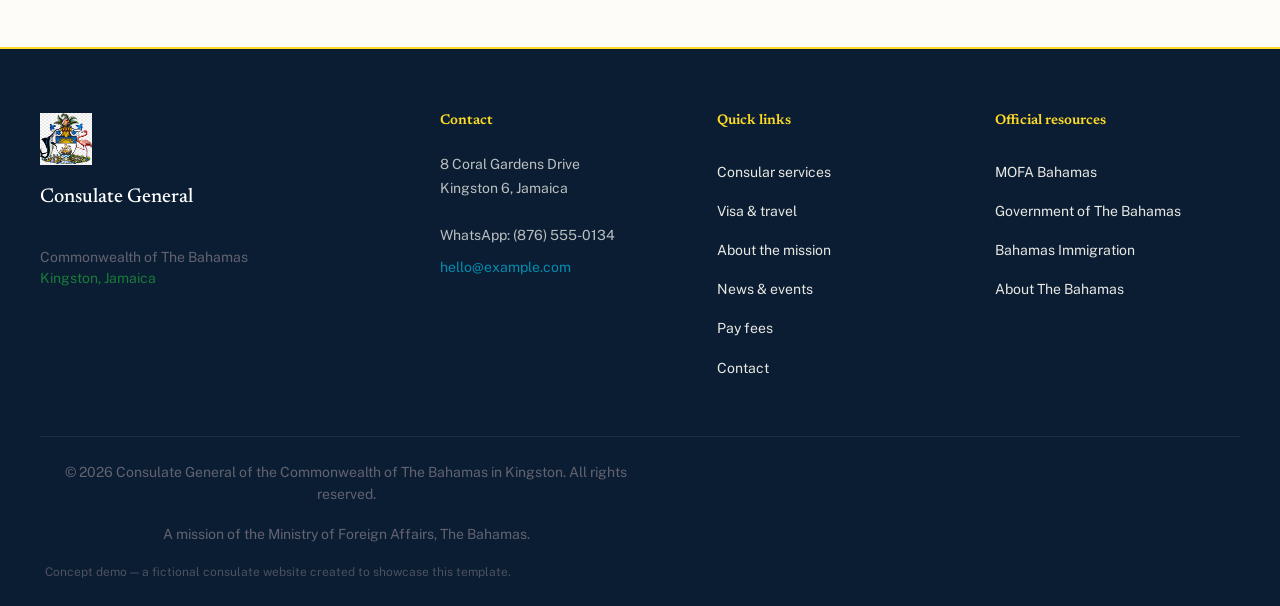
<file: services.html>
<!DOCTYPE html>
<html lang="en">
<head>
  <meta charset="UTF-8">
  <meta name="viewport" content="width=device-width, initial-scale=1.0">
  <title>Consular Services | Bahamian Consulate General, Kingston</title>
  <meta name="description" content="Consular services provided by the Consulate General of The Bahamas in Kingston, Jamaica. Passport applications, notarial services, citizen welfare, visa guidance, and more.">
  <link rel="icon" href="favicon.ico" type="image/x-icon">
  <link rel="preconnect" href="https://fonts.googleapis.com">
  <link rel="preconnect" href="https://fonts.gstatic.com" crossorigin>
  <link href="https://fonts.googleapis.com/css2?family=Newsreader:ital,opsz,wght@0,6..72,400;0,6..72,500;0,6..72,600;1,6..72,400;1,6..72,500&family=Public+Sans:wght@400;500;600;700&display=swap" rel="stylesheet">
  <link rel="stylesheet" href="css/main.css">
  <link rel="stylesheet" href="css/aurora.css">
</head>
<body class="subpage header-aurora">

  <a href="#main-content" class="skip-link">Skip to main content</a>

  <!-- Navigation -->
  <header class="nav" id="nav">
    <div class="nav-inner">
      <a href="index.html" class="nav-brand">
        <img src="assets/coat_of_arms.webp" alt="Coat of Arms of The Bahamas" class="nav-crest" width="38" height="38">
        <div class="nav-brand-text">
          <span class="nav-title">Bahamian Consulate General</span>
          <span class="nav-subtitle">Kingston, Jamaica</span>
        </div>
      </a>
      <nav class="nav-links" aria-label="Main navigation">
        <a href="services.html">Services</a>
        <a href="visas.html">Visas &amp; travel</a>
        <a href="about.html">About</a>
        <a href="news.html">News</a>
        <a href="bahamas.html">The Bahamas</a>
        <a href="payments.html">Pay fees</a>
        <a href="contact.html">Contact</a>
      </nav>
      <button class="nav-toggle" aria-label="Open menu" aria-expanded="false">
        <span></span>
        <span></span>
        <span></span>
      </button>
    </div>
  </header>

  <!-- Mobile Menu -->
  <div class="mobile-menu" id="mobile-menu">
    <nav class="mobile-menu-nav" aria-label="Mobile navigation">
      <a href="services.html">Services</a>
      <a href="visas.html">Visas &amp; travel</a>
      <a href="about.html">About</a>
      <a href="news.html">News</a>
      <a href="bahamas.html">The Bahamas</a>
      <a href="payments.html">Pay fees</a>
      <a href="contact.html">Contact</a>
    </nav>
    <div class="mobile-menu-contact">
      <p>WhatsApp: (876) 555-0134</p>
      <p>hello@example.com</p>
    </div>
  </div>

  <!-- Main Content -->
  <main id="main-content">

    <!-- Page Header -->
    <section class="page-header">
      <div class="aurora aurora--cream" aria-hidden="true"></div>
      <div class="container">
        <span class="overline">Consulate General</span>
        <h1>Consular Services</h1>
        <p class="page-header-subtitle">Essential services for Bahamian nationals in Jamaica</p>
      </div>
    </section>

    <!-- Breadcrumbs -->
    <nav class="breadcrumbs" aria-label="Breadcrumb">
      <div class="container">
        <a href="index.html">Home</a>
        <span class="breadcrumb-sep" aria-hidden="true">&rsaquo;</span>
        <span aria-current="page">Consular services</span>
      </div>
    </nav>

    <!-- Introduction -->
    <section class="section-padding">
      <div class="container" style="max-width: 800px;">
        <p class="lead">The Consulate General of The Bahamas in Kingston provides a range of consular services to Bahamian nationals residing in or visiting Jamaica. All services are available by appointment only.</p>
      </div>
    </section>

    <!-- Service Accordion -->
    <section class="services-accordion">
      <div class="container">

        <!-- 1. Passport & Travel Documents -->
        <div class="accordion-item">
          <button class="accordion-trigger" aria-expanded="false">
            <span class="accordion-title">Passport &amp; Travel Documents</span>
            <span class="accordion-chevron" aria-hidden="true"></span>
          </button>
          <div class="accordion-content" role="region">
            <p>The Consulate General processes passport applications and renewals on behalf of the Passport Office of The Bahamas. Whether you are applying for a new passport, renewing an expired or expiring travel document, or require an emergency travel certificate, our office is here to assist you through every step of the process.</p>
            <h4>Required Documents</h4>
            <ul>
              <li>Valid government-issued photo identification (e.g., Bahamian passport, driver's licence, or National Insurance card)</li>
              <li>Completed passport application form (available for download below or at the Consulate)</li>
              <li>Two (2) recent passport-sized photographs (2&times;2 inches, white background)</li>
              <li>Current or most recently expired Bahamian passport</li>
              <li>Applicable processing fee (see Fee Schedule below)</li>
            </ul>
            <h4>Processing Time</h4>
            <p>Standard passport applications are processed within <strong>6&ndash;8 weeks</strong> from the date of submission. Processing times may vary depending on the volume of applications received by the Passport Office in Nassau.</p>
            <p><strong>Emergency Travel Documents:</strong> In urgent situations where a Bahamian national requires immediate travel&mdash;such as a medical emergency, death of a family member, or deportation&mdash;the Consulate can issue an Emergency Travel Document (ETD). ETDs are typically processed within 1&ndash;3 business days and are valid for a single journey to The Bahamas. Please contact the Consulate directly to initiate an emergency request.</p>
          </div>
        </div>

        <!-- 2. Notarial Services -->
        <div class="accordion-item" id="notarial">
          <button class="accordion-trigger" aria-expanded="false">
            <span class="accordion-title">Notarial Services</span>
            <span class="accordion-chevron" aria-hidden="true"></span>
          </button>
          <div class="accordion-content" role="region">
            <p>The Consul General is authorized to administer oaths and perform notarial acts for Bahamian nationals and for documents intended for use within The Bahamas. Our notarial services include:</p>
            <ul>
              <li>Affidavits and statutory declarations</li>
              <li>Document authentication and certification</li>
              <li>Certified true copies of original documents</li>
              <li>Powers of attorney (general and special)</li>
              <li>Witnessing of signatures</li>
            </ul>
            <h4>What to Bring</h4>
            <ul>
              <li>Valid government-issued photo identification</li>
              <li>Original documents requiring notarization</li>
              <li>Applicable fees (see Fee Schedule below)</li>
            </ul>
            <p><strong>Please note:</strong> Documents intended for use in The Bahamas may require additional authentication or legalization by the Ministry of Foreign Affairs in Nassau. The Consulate can advise on specific requirements based on the nature and purpose of your documents.</p>
          </div>
        </div>

        <!-- 3. Citizen Welfare & Emergency Assistance -->
        <div class="accordion-item">
          <button class="accordion-trigger" aria-expanded="false">
            <span class="accordion-title">Citizen Welfare &amp; Emergency Assistance</span>
            <span class="accordion-chevron" aria-hidden="true"></span>
          </button>
          <div class="accordion-content" role="region">
            <p>The welfare of Bahamian nationals in Jamaica is our highest priority. The Consulate General provides direct assistance and coordination for citizens who find themselves in difficult or emergency situations abroad. Our welfare services include:</p>
            <ul>
              <li>Welfare checks on Bahamian nationals at the request of family members or the Ministry of Foreign Affairs</li>
              <li>Hospital visits and liaison with Jamaican medical facilities</li>
              <li>Emergency evacuation coordination during natural disasters and severe weather events</li>
              <li>Assistance for Bahamian nationals who have been arrested or detained in Jamaica</li>
              <li>Death notifications and repatriation of remains to The Bahamas</li>
              <li>Assistance for victims of crime, including liaison with Jamaican law enforcement</li>
            </ul>
            <h4>Emergency Contact</h4>
            <p>For urgent consular assistance, contact the Consulate via WhatsApp at <a href="https://wa.me/18765550134"><strong>(876) 555-0134</strong></a>. This line is monitored outside of regular office hours for genuine emergencies involving the safety or welfare of Bahamian nationals.</p>
            <h4>Hurricane &amp; Natural Disaster Response</h4>
            <p>The Consulate has a proven track record in emergency response. During <strong>Hurricane Beryl (July 2024)</strong>, the team coordinated the emergency airlift of 35 Bahamian nationals from Jamaica. In <strong>Hurricane Melissa (October 2025)</strong>, the Consulate again led evacuation and welfare operations, ensuring the safety of all registered Bahamian nationals on the island. We maintain active emergency protocols and encourage all Bahamians in Jamaica to register with the Consulate.</p>
          </div>
        </div>

        <!-- 4. Visa & Immigration Assistance -->
        <div class="accordion-item">
          <button class="accordion-trigger" aria-expanded="false">
            <span class="accordion-title">Visa &amp; Immigration Assistance</span>
            <span class="accordion-chevron" aria-hidden="true"></span>
          </button>
          <div class="accordion-content" role="region">
            <p><strong>Please note:</strong> Jamaican nationals do not require a visa to enter The Bahamas for stays of up to three (3) months for tourism or business purposes. A valid Jamaican passport is required for entry.</p>
            <p>The Consulate General provides guidance and information on Bahamian visa and immigration matters, including:</p>
            <ul>
              <li>Visa requirement guidance for nationals of countries other than Jamaica</li>
              <li>General immigration queries related to travel to or residence in The Bahamas</li>
              <li>Referrals to the Department of Immigration, Government of The Bahamas, for work permits, permanent residency, and spousal permit applications</li>
              <li>Information on CARICOM Skilled Nationals provisions</li>
            </ul>
            <p>For comprehensive visa and travel information, please visit our <a href="visas.html">Visas &amp; travel</a> page.</p>
          </div>
        </div>

        <!-- 5. Diplomatic & Official Services -->
        <div class="accordion-item">
          <button class="accordion-trigger" aria-expanded="false">
            <span class="accordion-title">Diplomatic &amp; Official Services</span>
            <span class="accordion-chevron" aria-hidden="true"></span>
          </button>
          <div class="accordion-content" role="region">
            <p>Beyond direct citizen services, the Consulate General represents the interests of the Commonwealth of The Bahamas in Jamaica and at international organizations headquartered in Kingston. Our diplomatic functions include:</p>
            <ul>
              <li>Representation at the <strong>International Seabed Authority (ISA)</strong>, where the Consul General serves as The Bahamas' first Permanent Representative</li>
              <li>Participation in <strong>CARICOM</strong> regional meetings and consultations held in Jamaica</li>
              <li>Engagement with the <strong>Group of Latin American and Caribbean Countries (GRULAC)</strong> at international forums</li>
              <li>Processing of diplomatic notes and official correspondence between The Bahamas and Jamaica</li>
              <li>Liaison with Jamaican government ministries on bilateral matters, including trade, security cooperation, and mutual legal assistance</li>
              <li>Protocol support for visiting Bahamian government officials and delegations</li>
            </ul>
          </div>
        </div>

        <!-- 6. Cultural & Education Programs -->
        <div class="accordion-item">
          <button class="accordion-trigger" aria-expanded="false">
            <span class="accordion-title">Cultural &amp; Education Programs</span>
            <span class="accordion-chevron" aria-hidden="true"></span>
          </button>
          <div class="accordion-content" role="region">
            <p>The Consulate General is committed to supporting the Bahamian community in Jamaica and fostering cultural ties between our two nations. Our programs include:</p>
            <h4>Student Support</h4>
            <p>Approximately <strong>76 Bahamian students</strong> are currently enrolled at the University of the West Indies, Mona campus. The Consulate provides ongoing support including orientation assistance, welfare checks, liaison with university administration, and emergency support. We also facilitate communication between students and the Ministry of Education in Nassau regarding scholarship matters.</p>
            <h4>Majority Rule Day Celebrations</h4>
            <p>Each January, the Consulate hosts its flagship cultural event commemorating Majority Rule Day&mdash;a defining moment in Bahamian history. The inaugural lecture series, held in January 2026, brought together members of the Bahamian diaspora, Jamaican officials, and the diplomatic community for an evening of reflection and celebration.</p>
            <h4>Cultural Lecture Series</h4>
            <p>The Consulate hosts periodic lectures and discussions on topics related to Bahamian history, culture, governance, and the bilateral relationship between The Bahamas and Jamaica. These events are open to the Bahamian community and the wider public.</p>
            <h4>Diaspora Engagement</h4>
            <p>We maintain regular contact with the Bahamian diaspora in Jamaica through community gatherings, holiday celebrations, and informational sessions. If you are a Bahamian national living in Jamaica and have not yet registered with the Consulate, we encourage you to do so by contacting our office.</p>
          </div>
        </div>

      </div>
    </section>

    <!-- Document Status -->
    <section class="document-status reveal">
      <div class="container">
        <h2>Track Your Document</h2>
        <p>To check the status of your passport application, notarial request, or other consular document, please contact us through any of the following channels:</p>
        <div class="status-methods">
          <a href="tel:+18765550134" class="status-method aurora-card">
            <div class="status-icon" aria-hidden="true">
              <svg width="28" height="28" viewBox="0 0 24 24" fill="none" stroke="currentColor" stroke-width="2" stroke-linecap="round" stroke-linejoin="round"><path d="M22 16.92v3a2 2 0 0 1-2.18 2 19.79 19.79 0 0 1-8.63-3.07 19.5 19.5 0 0 1-6-6 19.79 19.79 0 0 1-3.07-8.67A2 2 0 0 1 4.11 2h3a2 2 0 0 1 2 1.72 12.84 12.84 0 0 0 .7 2.81 2 2 0 0 1-.45 2.11L8.09 9.91a16 16 0 0 0 6 6l1.27-1.27a2 2 0 0 1 2.11-.45 12.84 12.84 0 0 0 2.81.7A2 2 0 0 1 22 16.92z"/></svg>
            </div>
            <strong>Call us</strong>
            <span>(876) 555-0134</span>
          </a>
          <a href="https://wa.me/18765550134" class="status-method aurora-card" target="_blank" rel="noopener">
            <div class="status-icon" aria-hidden="true">
              <svg width="28" height="28" viewBox="0 0 24 24" fill="currentColor"><path d="M17.472 14.382c-.297-.149-1.758-.867-2.03-.967-.273-.099-.471-.148-.67.15-.197.297-.767.966-.94 1.164-.173.199-.347.223-.644.075-.297-.15-1.255-.463-2.39-1.475-.883-.788-1.48-1.761-1.653-2.059-.173-.297-.018-.458.13-.606.134-.133.298-.347.446-.52.149-.174.198-.298.298-.497.099-.198.05-.371-.025-.52-.075-.149-.669-1.612-.916-2.207-.242-.579-.487-.5-.669-.51-.173-.008-.371-.01-.57-.01-.198 0-.52.074-.792.372-.272.297-1.04 1.016-1.04 2.479 0 1.462 1.065 2.875 1.213 3.074.149.198 2.096 3.2 5.077 4.487.709.306 1.262.489 1.694.625.712.227 1.36.195 1.871.118.571-.085 1.758-.719 2.006-1.413.248-.694.248-1.289.173-1.413-.074-.124-.272-.198-.57-.347m-5.421 7.403h-.004a9.87 9.87 0 0 1-5.031-1.378l-.361-.214-3.741.982.998-3.648-.235-.374a9.86 9.86 0 0 1-1.51-5.26c.001-5.45 4.436-9.884 9.888-9.884 2.64 0 5.122 1.03 6.988 2.898a9.825 9.825 0 0 1 2.893 6.994c-.003 5.45-4.437 9.884-9.885 9.884m8.413-18.297A11.815 11.815 0 0 0 12.05 0C5.495 0 .16 5.335.157 11.892c0 2.096.547 4.142 1.588 5.945L.057 24l6.305-1.654a11.882 11.882 0 0 0 5.683 1.448h.005c6.554 0 11.89-5.335 11.893-11.893a11.821 11.821 0 0 0-3.48-8.413z"/></svg>
            </div>
            <strong>WhatsApp</strong>
            <span>(876) 555-0134</span>
          </a>
          <a href="mailto:hello@example.com" class="status-method aurora-card">
            <div class="status-icon" aria-hidden="true">
              <svg width="28" height="28" viewBox="0 0 24 24" fill="none" stroke="currentColor" stroke-width="2" stroke-linecap="round" stroke-linejoin="round"><path d="M4 4h16c1.1 0 2 .9 2 2v12c0 1.1-.9 2-2 2H4c-1.1 0-2-.9-2-2V6c0-1.1.9-2 2-2z"/><polyline points="22,6 12,13 2,6"/></svg>
            </div>
            <strong>Email</strong>
            <span>hello@example.com</span>
          </a>
        </div>
      </div>
    </section>

    <!-- Important Notice -->
    <section class="notice-callout">
      <div class="container">
        <div class="callout">
          <p><strong>Appointment Required:</strong> All consular services are provided by appointment only. Please contact the Consulate via WhatsApp at <a href="https://wa.me/18765550134">(876) 555-0134</a> or <a href="mailto:hello@example.com">email</a> to schedule your visit. Walk-in services are not available.</p>
        </div>
      </div>
    </section>

    <!-- Fee Schedule -->
    <section class="fee-schedule reveal">
      <div class="container">
        <h2>Fee Schedule</h2>
        <p>The following fees apply to consular services. Fees are subject to change. Online payment available.</p>
        <div class="table-wrap fee-table-wrapper">
          <table class="fee-table">
            <thead>
              <tr>
                <th>Service</th>
                <th>Fee (USD)</th>
              </tr>
            </thead>
            <tbody>
              <tr>
                <td>Passport Application (New)</td>
                <td>$50.00</td>
              </tr>
              <tr>
                <td>Passport Renewal</td>
                <td>$50.00</td>
              </tr>
              <tr>
                <td>Emergency Travel Document</td>
                <td>$75.00</td>
              </tr>
              <tr>
                <td>Notarial Services (per document)</td>
                <td>$25.00</td>
              </tr>
              <tr>
                <td>Affidavit / Statutory Declaration</td>
                <td>$25.00</td>
              </tr>
              <tr>
                <td>Document Authentication</td>
                <td>$30.00</td>
              </tr>
              <tr>
                <td>Certified Copy</td>
                <td>$15.00</td>
              </tr>
              <tr>
                <td>Power of Attorney</td>
                <td>$35.00</td>
              </tr>
            </tbody>
          </table>
        </div>
        <p class="fee-cta"><a href="payments.html">Pay fees online &rarr;</a></p>
      </div>
    </section>

    <!-- Forms & Downloads -->
    <section class="forms-downloads reveal">
      <div class="container">
        <h2>Forms &amp; Downloads</h2>
        <ul class="downloads-list">
          <li class="download-item">
            <span class="file-badge">PDF</span>
            <a href="https://mofa.gov.bs/wp-content/uploads/2016/05/MOFA_Passport-Application.pdf" target="_blank" rel="noopener">Passport Application Form</a>
          </li>
          <li class="download-item">
            <span class="file-badge">Link</span>
            <a href="https://mofa.gov.bs/passportrenewal/" target="_blank" rel="noopener">Passport Renewal (Online Portal)</a>
          </li>
          <li class="download-item">
            <span class="file-badge">Link</span>
            <a href="https://mofa.gov.bs/consular-services/apostilleslegalization-of-documents/" target="_blank" rel="noopener">Notarial &amp; Authentication Services</a>
          </li>
          <li class="download-item">
            <span class="file-badge">Link</span>
            <a href="https://mofa.gov.bs/consular-services/" target="_blank" rel="noopener">Emergency Travel Document Info</a>
          </li>
          <li class="download-item">
            <span class="file-badge">Link</span>
            <a href="https://mofa.gov.bs/useful-links/" target="_blank" rel="noopener">All MOFA Downloads &amp; Forms</a>
          </li>
        </ul>
      </div>
    </section>

  </main>

  <!-- Footer -->
  <footer class="footer">
    <div class="footer-inner">
      <div class="footer-main">
        <div class="footer-brand">
          <img src="assets/coat_of_arms.webp" alt="Coat of Arms of The Bahamas" class="footer-crest" width="52" height="52">
          <p class="footer-title">Consulate General</p>
          <p class="footer-subtitle">Commonwealth of The Bahamas<br><span style="color: var(--jm-green)">Kingston, Jamaica</span></p>
        </div>
        <div class="footer-col">
          <h3 class="footer-heading">Contact</h3>
          <address class="footer-address">
            8 Coral Gardens Drive<br>Kingston 6, Jamaica<br><br>
            WhatsApp: (876) 555-0134<br>
            <a href="mailto:hello@example.com">hello@example.com</a>
          </address>
        </div>
        <div class="footer-col">
          <h3 class="footer-heading">Quick links</h3>
          <nav class="footer-nav" aria-label="Footer navigation">
            <a href="services.html">Consular services</a>
            <a href="visas.html">Visa &amp; travel</a>
            <a href="about.html">About the mission</a>
            <a href="news.html">News &amp; events</a>
            <a href="payments.html">Pay fees</a>
            <a href="contact.html">Contact</a>
          </nav>
        </div>
        <div class="footer-col">
          <h3 class="footer-heading">Official resources</h3>
          <nav class="footer-nav">
            <a href="https://mofa.gov.bs" target="_blank" rel="noopener">MOFA Bahamas</a>
            <a href="https://opm.gov.bs" target="_blank" rel="noopener">Government of The Bahamas</a>
            <a href="https://www.immigration.gov.bs" target="_blank" rel="noopener">Bahamas Immigration</a>
            <a href="bahamas.html">About The Bahamas</a>
          </nav>
        </div>
      </div>
      <div class="footer-bottom">
        <p>&copy; 2026 Consulate General of the Commonwealth of The Bahamas in Kingston. All rights reserved.</p>
        <p>A mission of the Ministry of Foreign Affairs, The Bahamas.</p>
        <p class="footer-demo-note">Concept demo &mdash; a fictional consulate website created to showcase this template.</p>
      </div>
    </div>
  </footer>

  <script src="js/main.js"></script>

</body>
</html>
</file>
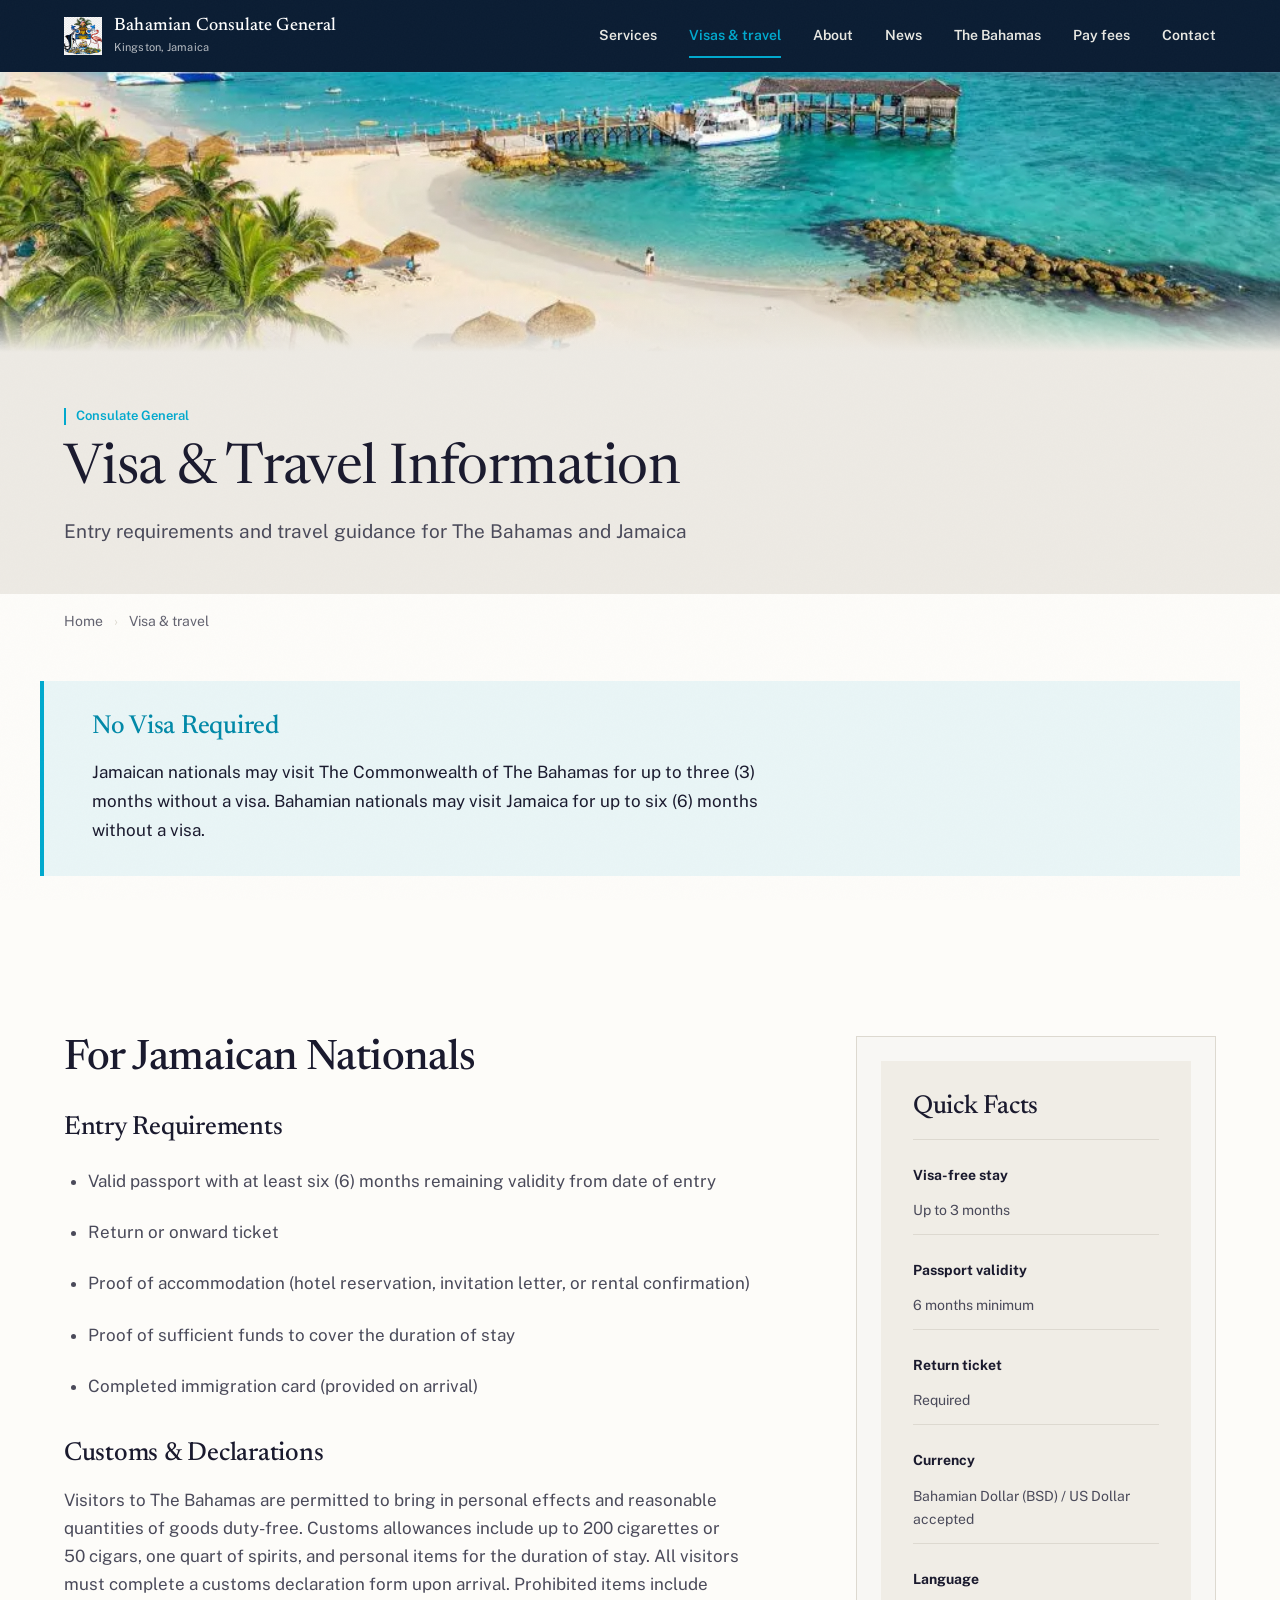
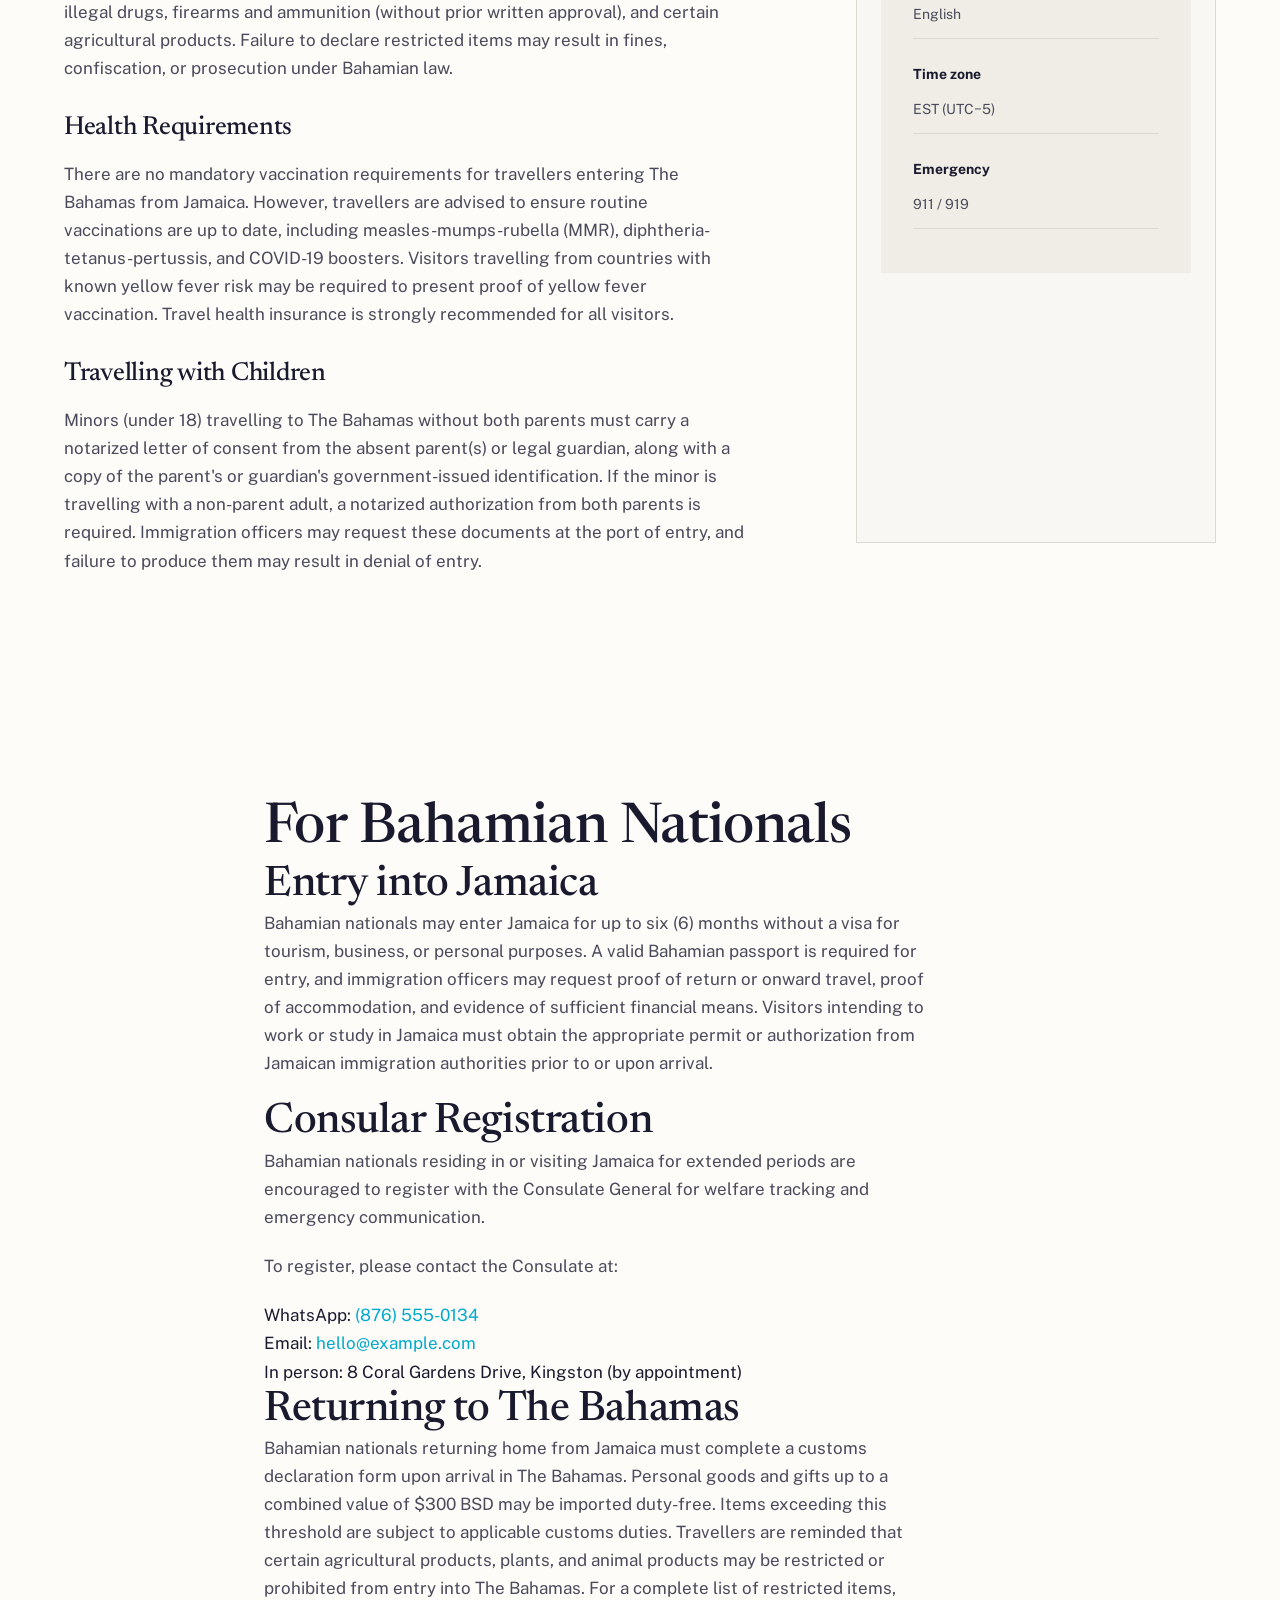
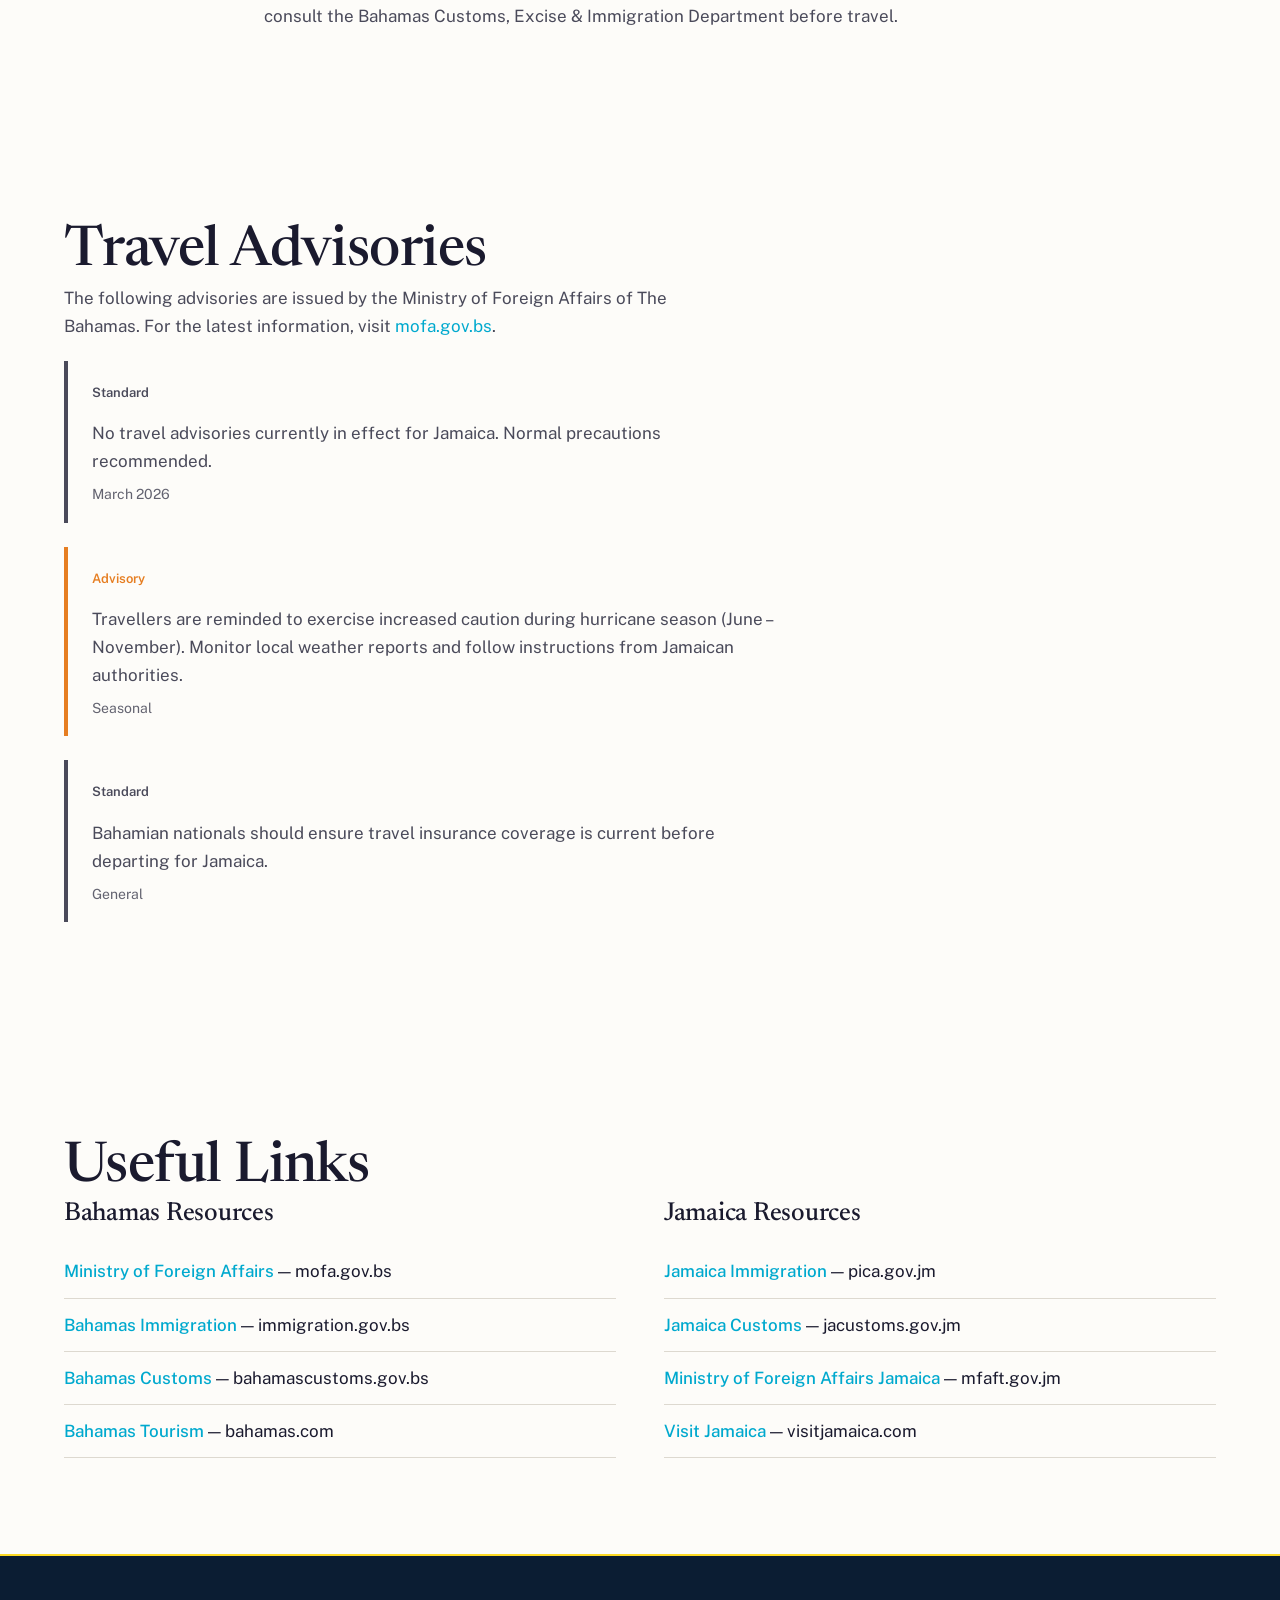
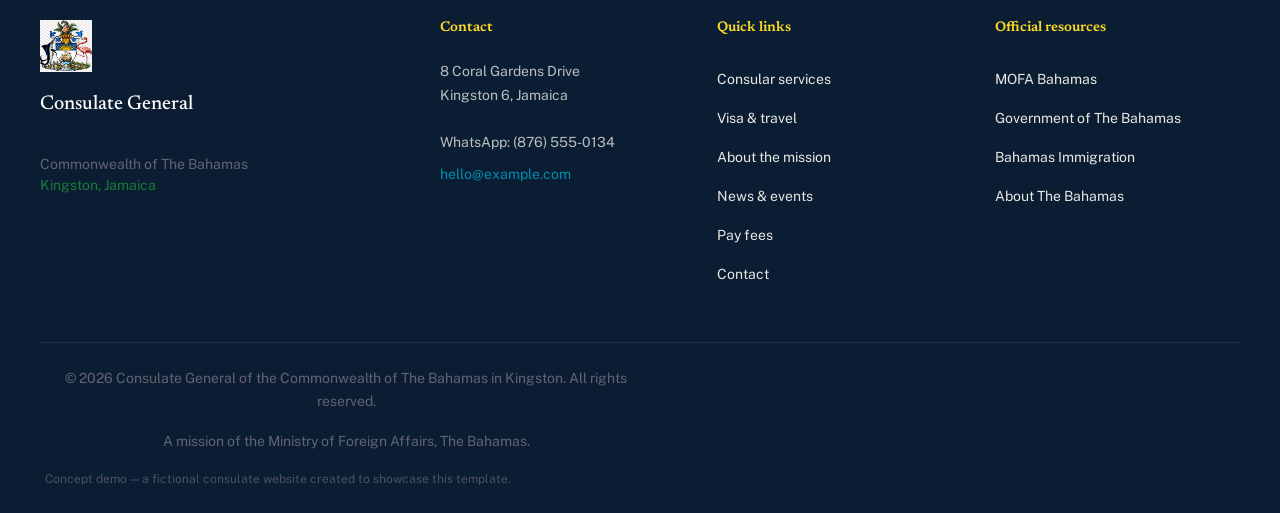
<file: visas.html>
<!DOCTYPE html>
<html lang="en">
<head>
  <meta charset="UTF-8">
  <meta name="viewport" content="width=device-width, initial-scale=1.0">
  <title>Visa & Travel Information | Bahamian Consulate General, Kingston</title>
  <meta name="description" content="Visa and travel information for Jamaican nationals visiting The Bahamas and Bahamian nationals in Jamaica. Entry requirements, customs guidance, travel advisories, and useful links.">
  <link rel="icon" href="favicon.ico" type="image/x-icon">
  <link rel="preconnect" href="https://fonts.googleapis.com">
  <link rel="preconnect" href="https://fonts.gstatic.com" crossorigin>
  <link href="https://fonts.googleapis.com/css2?family=Newsreader:ital,opsz,wght@0,6..72,400;0,6..72,500;0,6..72,600;1,6..72,400;1,6..72,500&family=Public+Sans:wght@400;500;600;700&display=swap" rel="stylesheet">
  <link rel="stylesheet" href="css/main.css">
  <link rel="stylesheet" href="css/aurora.css">
</head>
<body class="subpage header-photo header-photo--beaches">

  <a href="#main-content" class="skip-link">Skip to main content</a>

  <!-- Navigation -->
  <header class="nav" id="nav">
    <div class="nav-inner">
      <a href="index.html" class="nav-brand">
        <img src="assets/coat_of_arms.webp" alt="Coat of Arms of The Bahamas" class="nav-crest" width="38" height="38">
        <div class="nav-brand-text">
          <span class="nav-title">Bahamian Consulate General</span>
          <span class="nav-subtitle">Kingston, Jamaica</span>
        </div>
      </a>
      <nav class="nav-links" aria-label="Main navigation">
        <a href="services.html">Services</a>
        <a href="visas.html">Visas &amp; travel</a>
        <a href="about.html">About</a>
        <a href="news.html">News</a>
        <a href="bahamas.html">The Bahamas</a>
        <a href="payments.html">Pay fees</a>
        <a href="contact.html">Contact</a>
      </nav>
      <button class="nav-toggle" aria-label="Open menu" aria-expanded="false">
        <span></span>
        <span></span>
        <span></span>
      </button>
    </div>
  </header>

  <!-- Mobile Menu -->
  <div class="mobile-menu" id="mobile-menu">
    <nav class="mobile-menu-nav" aria-label="Mobile navigation">
      <a href="services.html">Services</a>
      <a href="visas.html">Visas &amp; travel</a>
      <a href="about.html">About</a>
      <a href="news.html">News</a>
      <a href="bahamas.html">The Bahamas</a>
      <a href="payments.html">Pay fees</a>
      <a href="contact.html">Contact</a>
    </nav>
    <div class="mobile-menu-contact">
      <p>WhatsApp: (876) 555-0134</p>
      <p>hello@example.com</p>
    </div>
  </div>

  <!-- Main Content -->
  <main id="main-content">

    <!-- Page Header -->
    <section class="page-header">
      <div class="container">
        <span class="overline">Consulate General</span>
        <h1>Visa &amp; Travel Information</h1>
        <p class="page-header-subtitle">Entry requirements and travel guidance for The Bahamas and Jamaica</p>
      </div>
    </section>

    <!-- Breadcrumbs -->
    <nav class="breadcrumbs" aria-label="Breadcrumb">
      <div class="container">
        <a href="index.html">Home</a>
        <span class="breadcrumb-sep" aria-hidden="true">&rsaquo;</span>
        <span aria-current="page">Visa &amp; travel</span>
      </div>
    </nav>

    <!-- Key Travel Notice -->
    <section class="visa-notice">
      <div class="container">
        <div class="visa-notice-box">
          <h2>No Visa Required</h2>
          <p>Jamaican nationals may visit The Commonwealth of The Bahamas for up to three (3) months without a visa. Bahamian nationals may visit Jamaica for up to six (6) months without a visa.</p>
        </div>
      </div>
    </section>

    <!-- For Jamaicans Travelling to The Bahamas -->
    <section class="section-padding reveal">
      <div class="container">
        <div class="visa-details-grid">
          <div class="visa-details-main">
            <h2>For Jamaican Nationals</h2>

            <h3>Entry Requirements</h3>
            <ul>
              <li>Valid passport with at least six (6) months remaining validity from date of entry</li>
              <li>Return or onward ticket</li>
              <li>Proof of accommodation (hotel reservation, invitation letter, or rental confirmation)</li>
              <li>Proof of sufficient funds to cover the duration of stay</li>
              <li>Completed immigration card (provided on arrival)</li>
            </ul>

            <h3>Customs &amp; Declarations</h3>
            <p>Visitors to The Bahamas are permitted to bring in personal effects and reasonable quantities of goods duty-free. Customs allowances include up to 200 cigarettes or 50 cigars, one quart of spirits, and personal items for the duration of stay. All visitors must complete a customs declaration form upon arrival. Prohibited items include illegal drugs, firearms and ammunition (without prior written approval), and certain agricultural products. Failure to declare restricted items may result in fines, confiscation, or prosecution under Bahamian law.</p>

            <h3>Health Requirements</h3>
            <p>There are no mandatory vaccination requirements for travellers entering The Bahamas from Jamaica. However, travellers are advised to ensure routine vaccinations are up to date, including measles-mumps-rubella (MMR), diphtheria-tetanus-pertussis, and COVID-19 boosters. Visitors travelling from countries with known yellow fever risk may be required to present proof of yellow fever vaccination. Travel health insurance is strongly recommended for all visitors.</p>

            <h3>Travelling with Children</h3>
            <p>Minors (under 18) travelling to The Bahamas without both parents must carry a notarized letter of consent from the absent parent(s) or legal guardian, along with a copy of the parent's or guardian's government-issued identification. If the minor is travelling with a non-parent adult, a notarized authorization from both parents is required. Immigration officers may request these documents at the port of entry, and failure to produce them may result in denial of entry.</p>
          </div>

          <aside class="visa-sidebar">
            <div class="visa-quick-facts">
              <h3>Quick Facts</h3>
              <dl>
                <dt>Visa-free stay</dt>
                <dd>Up to 3 months</dd>
                <dt>Passport validity</dt>
                <dd>6 months minimum</dd>
                <dt>Return ticket</dt>
                <dd>Required</dd>
                <dt>Currency</dt>
                <dd>Bahamian Dollar (BSD) / US Dollar accepted</dd>
                <dt>Language</dt>
                <dd>English</dd>
                <dt>Time zone</dt>
                <dd>EST (UTC&minus;5)</dd>
                <dt>Emergency</dt>
                <dd>911 / 919</dd>
              </dl>
            </div>
          </aside>
        </div>
      </div>
    </section>

    <!-- For Bahamians in Jamaica -->
    <section class="section-padding reveal">
      <div class="container" style="max-width: 800px;">
        <h2>For Bahamian Nationals</h2>

        <h3>Entry into Jamaica</h3>
        <p>Bahamian nationals may enter Jamaica for up to six (6) months without a visa for tourism, business, or personal purposes. A valid Bahamian passport is required for entry, and immigration officers may request proof of return or onward travel, proof of accommodation, and evidence of sufficient financial means. Visitors intending to work or study in Jamaica must obtain the appropriate permit or authorization from Jamaican immigration authorities prior to or upon arrival.</p>

        <h3>Consular Registration</h3>
        <p>Bahamian nationals residing in or visiting Jamaica for extended periods are encouraged to register with the Consulate General for welfare tracking and emergency communication.</p>
        <p>To register, please contact the Consulate at:</p>
        <ul>
          <li>WhatsApp: <a href="https://wa.me/18765550134">(876) 555-0134</a></li>
          <li>Email: <a href="mailto:hello@example.com">hello@example.com</a></li>
          <li>In person: 8 Coral Gardens Drive, Kingston (by appointment)</li>
        </ul>

        <h3>Returning to The Bahamas</h3>
        <p>Bahamian nationals returning home from Jamaica must complete a customs declaration form upon arrival in The Bahamas. Personal goods and gifts up to a combined value of $300 BSD may be imported duty-free. Items exceeding this threshold are subject to applicable customs duties. Travellers are reminded that certain agricultural products, plants, and animal products may be restricted or prohibited from entry into The Bahamas. For a complete list of restricted items, consult the Bahamas Customs, Excise &amp; Immigration Department before travel.</p>
      </div>
    </section>

    <!-- Travel Advisories -->
    <section class="travel-advisories section-padding reveal">
      <div class="container">
        <h2>Travel Advisories</h2>
        <p>The following advisories are issued by the Ministry of Foreign Affairs of The Bahamas. For the latest information, visit <a href="https://mofa.gov.bs" target="_blank" rel="noopener">mofa.gov.bs</a>.</p>

        <div class="advisory-item advisory-item--standard">
          <div class="advisory-body">
            <span class="advisory-level advisory-level--green">Standard</span>
            <p>No travel advisories currently in effect for Jamaica. Normal precautions recommended.</p>
            <span class="advisory-date">March 2026</span>
          </div>
        </div>

        <div class="advisory-item advisory-item--advisory">
          <div class="advisory-body">
            <span class="advisory-level advisory-level--gold">Advisory</span>
            <p>Travellers are reminded to exercise increased caution during hurricane season (June &ndash; November). Monitor local weather reports and follow instructions from Jamaican authorities.</p>
            <span class="advisory-date">Seasonal</span>
          </div>
        </div>

        <div class="advisory-item advisory-item--standard">
          <div class="advisory-body">
            <span class="advisory-level advisory-level--green">Standard</span>
            <p>Bahamian nationals should ensure travel insurance coverage is current before departing for Jamaica.</p>
            <span class="advisory-date">General</span>
          </div>
        </div>
      </div>
    </section>

    <!-- Useful Links -->
    <section class="useful-links section-padding reveal">
      <div class="container">
        <h2>Useful Links</h2>
        <div class="useful-links-grid">
          <div class="useful-links-col">
            <h3>Bahamas Resources</h3>
            <ul>
              <li><a href="https://mofa.gov.bs" target="_blank" rel="noopener">Ministry of Foreign Affairs</a> &mdash; mofa.gov.bs</li>
              <li><a href="https://www.immigration.gov.bs" target="_blank" rel="noopener">Bahamas Immigration</a> &mdash; immigration.gov.bs</li>
              <li><a href="https://www.bahamascustoms.gov.bs" target="_blank" rel="noopener">Bahamas Customs</a> &mdash; bahamascustoms.gov.bs</li>
              <li><a href="https://www.bahamas.com" target="_blank" rel="noopener">Bahamas Tourism</a> &mdash; bahamas.com</li>
            </ul>
          </div>
          <div class="useful-links-col">
            <h3>Jamaica Resources</h3>
            <ul>
              <li><a href="https://www.pica.gov.jm" target="_blank" rel="noopener">Jamaica Immigration</a> &mdash; pica.gov.jm</li>
              <li><a href="https://www.jacustoms.gov.jm" target="_blank" rel="noopener">Jamaica Customs</a> &mdash; jacustoms.gov.jm</li>
              <li><a href="https://www.mfaft.gov.jm" target="_blank" rel="noopener">Ministry of Foreign Affairs Jamaica</a> &mdash; mfaft.gov.jm</li>
              <li><a href="https://www.visitjamaica.com" target="_blank" rel="noopener">Visit Jamaica</a> &mdash; visitjamaica.com</li>
            </ul>
          </div>
        </div>
      </div>
    </section>

  </main>

  <!-- Footer -->
  <footer class="footer">
    <div class="footer-inner">
      <div class="footer-main">
        <div class="footer-brand">
          <img src="assets/coat_of_arms.webp" alt="Coat of Arms of The Bahamas" class="footer-crest" width="52" height="52">
          <p class="footer-title">Consulate General</p>
          <p class="footer-subtitle">Commonwealth of The Bahamas<br><span style="color: var(--jm-green)">Kingston, Jamaica</span></p>
        </div>
        <div class="footer-col">
          <h3 class="footer-heading">Contact</h3>
          <address class="footer-address">
            8 Coral Gardens Drive<br>Kingston 6, Jamaica<br><br>
            WhatsApp: (876) 555-0134<br>
            <a href="mailto:hello@example.com">hello@example.com</a>
          </address>
        </div>
        <div class="footer-col">
          <h3 class="footer-heading">Quick links</h3>
          <nav class="footer-nav" aria-label="Footer navigation">
            <a href="services.html">Consular services</a>
            <a href="visas.html">Visa &amp; travel</a>
            <a href="about.html">About the mission</a>
            <a href="news.html">News &amp; events</a>
            <a href="payments.html">Pay fees</a>
            <a href="contact.html">Contact</a>
          </nav>
        </div>
        <div class="footer-col">
          <h3 class="footer-heading">Official resources</h3>
          <nav class="footer-nav">
            <a href="https://mofa.gov.bs" target="_blank" rel="noopener">MOFA Bahamas</a>
            <a href="https://opm.gov.bs" target="_blank" rel="noopener">Government of The Bahamas</a>
            <a href="https://www.immigration.gov.bs" target="_blank" rel="noopener">Bahamas Immigration</a>
            <a href="bahamas.html">About The Bahamas</a>
          </nav>
        </div>
      </div>
      <div class="footer-bottom">
        <p>&copy; 2026 Consulate General of the Commonwealth of The Bahamas in Kingston. All rights reserved.</p>
        <p>A mission of the Ministry of Foreign Affairs, The Bahamas.</p>
        <p class="footer-demo-note">Concept demo &mdash; a fictional consulate website created to showcase this template.</p>
      </div>
    </div>
  </footer>

  <script src="js/main.js"></script>

</body>
</html>
</file>
<file: css/main.css>
/* ============================================================
   BAHAMIAN CONSULATE — Main Stylesheet
   Government Diplomatic Website
   ============================================================ */

/* ------------------------------------------------------------
   1. CUSTOM PROPERTIES
   ------------------------------------------------------------ */

:root {
  --navy: #0B1D33;
  --navy-mid: #132842;
  --navy-light: #1C3654;
  --aqua: #00A9CE;
  --aqua-dark: #0089A8;
  --aqua-wash: rgba(0, 169, 206, 0.08);
  --gold: #FDDA25;
  --gold-muted: #C4A820;
  --gold-wash: rgba(253, 218, 37, 0.10);
  --jm-green: #1A7A3A;
  --jm-green-wash: rgba(26, 122, 58, 0.06);
  --off-white: #F8F7F4;
  --warm-white: #FDFCF9;
  --cream: #F0EDE6;
  --off-black: #1A1A2E;
  --text-dark: #1A1A2E;
  --text-mid: #4A4A5A;
  --text-light: #636370;
  --text-on-dark: #E8E8E3;
  --border: rgba(255, 255, 255, 0.08);
  --border-light: #DDD9D0;
  --emergency-red: #C0392B;
  --font-heading: 'Newsreader', Georgia, 'Times New Roman', serif;
  --font-body: 'Public Sans', 'Segoe UI', system-ui, sans-serif;
  --text-hero: clamp(48px, 7vw, 80px);
  --text-page-title: clamp(36px, 5vw, 56px);
  --text-section: clamp(28px, 3.5vw, 42px);
  --text-subsection: clamp(20px, 2.5vw, 26px);
  --text-large: 19px;
  --text-body: 17px;
  --text-small: 14px;
  --text-micro: 11px;
  --space-1: 4px;
  --space-2: 8px;
  --space-3: 12px;
  --space-4: 16px;
  --space-6: 24px;
  --space-8: 32px;
  --space-12: 48px;
  --space-16: 64px;
  --space-24: 96px;
  --max-width: 1200px;
  --nav-height: 72px;
  --ease-out: cubic-bezier(0.16, 1, 0.3, 1);
}


/* ------------------------------------------------------------
   2. RESET
   ------------------------------------------------------------ */

*,
*::before,
*::after {
  box-sizing: border-box;
  margin: 0;
  padding: 0;
}

html {
  scroll-behavior: smooth;
  -webkit-text-size-adjust: 100%;
  text-size-adjust: 100%;
}

body {
  min-height: 100vh;
  -webkit-font-smoothing: antialiased;
  -moz-osx-font-smoothing: grayscale;
  text-rendering: optimizeLegibility;
  overflow-x: hidden;
}

h1, h2, h3, h4, h5, h6, p, li, dd, dt, a, span, blockquote, cite, time {
  overflow-wrap: break-word;
  word-break: break-word;
}

img,
picture,
video,
canvas,
svg {
  display: block;
  max-width: 100%;
}

input,
button,
textarea,
select {
  font: inherit;
  color: inherit;
}

button {
  cursor: pointer;
  background: none;
  border: none;
}

ul,
ol {
  list-style: none;
}

a {
  text-decoration: none;
  color: inherit;
}

table {
  border-collapse: collapse;
  border-spacing: 0;
  width: 100%;
}

fieldset {
  border: none;
}


/* ------------------------------------------------------------
   3. BASE TYPOGRAPHY
   ------------------------------------------------------------ */

body {
  font-family: var(--font-body);
  font-size: var(--text-body);
  line-height: 1.65;
  color: var(--text-dark);
  background-color: var(--warm-white);
}

h1,
h2,
h3,
h4,
h5,
h6 {
  font-family: var(--font-heading);
  font-weight: 500;
  line-height: 1.15;
  color: var(--off-black);
  letter-spacing: -0.01em;
}

h1 {
  font-size: var(--text-hero);
  line-height: 1.05;
  font-weight: 400;
}

h2 {
  font-size: var(--text-page-title);
  line-height: 1.1;
}

h3 {
  font-size: var(--text-section);
  line-height: 1.15;
}

h4 {
  font-size: var(--text-subsection);
  line-height: 1.25;
}

h5 {
  font-size: var(--text-large);
  line-height: 1.3;
  font-weight: 600;
  font-family: var(--font-body);
}

h6 {
  font-size: var(--text-body);
  line-height: 1.4;
  font-weight: 600;
  font-family: var(--font-body);
}

p {
  margin-bottom: 1.25em;
  color: var(--text-mid);
  max-width: 68ch;
}

p:last-child {
  margin-bottom: 0;
}

strong {
  font-weight: 600;
  color: var(--text-dark);
}

em {
  font-style: italic;
}

small {
  font-size: var(--text-small);
}

a {
  color: var(--aqua);
  transition: color 0.2s ease;
}

a:hover {
  color: var(--aqua-dark);
}

a:focus-visible {
  outline: 2px solid var(--aqua);
  outline-offset: 2px;
}

::selection {
  background: var(--aqua);
  color: #fff;
}

blockquote {
  font-family: var(--font-heading);
  font-size: var(--text-subsection);
  font-style: italic;
  line-height: 1.5;
  color: var(--text-dark);
  border-left: 3px solid var(--aqua);
  padding-left: var(--space-6);
  margin: var(--space-8) 0;
}


/* ------------------------------------------------------------
   4. NOISE TEXTURE OVERLAY
   ------------------------------------------------------------ */

body::after {
  content: '';
  position: fixed;
  top: 0;
  left: 0;
  width: 100%;
  height: 100%;
  pointer-events: none;
  z-index: 9999;
  opacity: 0.02;
  background-image: url("data:image/svg+xml,%3Csvg xmlns='http://www.w3.org/2000/svg' width='300' height='300'%3E%3Cfilter id='noise'%3E%3CfeTurbulence type='fractalNoise' baseFrequency='0.65' numOctaves='3' stitchTiles='stitch'/%3E%3C/filter%3E%3Crect width='300' height='300' filter='url(%23noise)'/%3E%3C/svg%3E");
  background-repeat: repeat;
}


/* ------------------------------------------------------------
   5. SCROLL REVEAL
   ------------------------------------------------------------ */

.reveal {
  opacity: 0;
  transform: translateY(24px);
  transition: opacity 0.7s var(--ease-out), transform 0.7s var(--ease-out);
  will-change: opacity, transform;
}

.reveal.visible {
  opacity: 1;
  transform: translateY(0);
}


/* ------------------------------------------------------------
   6. SKIP LINK
   ------------------------------------------------------------ */

.skip-link {
  position: absolute;
  top: -100%;
  left: var(--space-4);
  z-index: 10000;
  background: var(--aqua);
  color: #fff;
  padding: var(--space-3) var(--space-6);
  font-size: var(--text-small);
  font-weight: 600;
  border-radius: 2px;
  transition: top 0.2s ease;
}

.skip-link:focus {
  top: var(--space-4);
  outline: 2px solid var(--gold);
  outline-offset: 2px;
}


/* ------------------------------------------------------------
   7. NAVIGATION
   ------------------------------------------------------------ */

.nav {
  position: fixed;
  top: 0;
  left: 0;
  right: 0;
  z-index: 1000;
  height: var(--nav-height);
  display: flex;
  align-items: center;
  transition: background-color 0.35s ease, box-shadow 0.35s ease;
}

.nav .nav-inner {
  display: flex;
  align-items: center;
  justify-content: space-between;
  width: 100%;
  max-width: var(--max-width);
  margin: 0 auto;
  padding: 0 var(--space-6);
}

.nav .nav-brand {
  display: flex;
  align-items: center;
  gap: var(--space-3);
  text-decoration: none;
  color: #fff;
}

.nav .nav-brand .nav-crest {
  width: 38px;
  height: 38px;
  flex-shrink: 0;
}

.nav .nav-brand .nav-brand-text {
  display: flex;
  flex-direction: column;
}

.nav .nav-brand .nav-title {
  font-family: var(--font-heading);
  font-size: 18px;
  font-weight: 500;
  line-height: 1.2;
  letter-spacing: 0.01em;
}

.nav .nav-brand .nav-subtitle {
  font-family: var(--font-body);
  font-size: var(--text-micro);
  font-weight: 400;
  letter-spacing: 0.01em;
  opacity: 0.7;
  display: block;
}

.nav .nav-links {
  display: flex;
  align-items: center;
  gap: var(--space-8);
}

.nav .nav-links a {
  font-size: var(--text-small);
  font-weight: 600;
  color: var(--text-on-dark);
  letter-spacing: 0;
  padding: var(--space-2) 0;
  position: relative;
  transition: color 0.2s ease;
}

.nav .nav-links a::after {
  content: '';
  position: absolute;
  bottom: -2px;
  left: 0;
  width: 0;
  height: 2px;
  background: var(--aqua);
  transition: width 0.25s var(--ease-out);
}

.nav .nav-links a:hover {
  color: #fff;
}

.nav .nav-links a:hover::after {
  width: 100%;
}

.nav .nav-links a.active {
  color: var(--aqua);
}

.nav .nav-links a.active::after {
  width: 100%;
  background: var(--aqua);
}

.nav .nav-links a:focus-visible {
  outline: 2px solid var(--aqua);
  outline-offset: 2px;
}

.nav-scrolled {
  background-color: var(--navy);
  box-shadow: 0 1px 0 var(--border);
}

.subpage .nav {
  background-color: var(--navy);
  box-shadow: 0 1px 0 var(--border);
}

.nav-toggle {
  display: none;
  flex-direction: column;
  justify-content: center;
  align-items: center;
  width: 48px;
  height: 48px;
  cursor: pointer;
  position: relative;
  z-index: 1010;
}

.nav-toggle span {
  display: block;
  width: 24px;
  height: 2px;
  background: #fff;
  transition: transform 0.3s var(--ease-out), opacity 0.3s ease;
}

.nav-toggle span + span {
  margin-top: 5px;
}

.nav-toggle.active span:first-child {
  transform: translateY(7px) rotate(45deg);
}

.nav-toggle.active span:nth-child(2) {
  opacity: 0;
}

.nav-toggle.active span:last-child {
  transform: translateY(-7px) rotate(-45deg);
}


/* ------------------------------------------------------------
   8. MOBILE MENU
   ------------------------------------------------------------ */

.mobile-menu {
  position: fixed;
  top: 0;
  left: 0;
  right: 0;
  bottom: 0;
  z-index: 1005;
  background: var(--navy);
  display: flex;
  flex-direction: column;
  justify-content: center;
  align-items: flex-start;
  padding: var(--space-16) var(--space-6);
  opacity: 0;
  visibility: hidden;
  transition: opacity 0.35s ease, visibility 0.35s ease;
}

.mobile-menu.active {
  opacity: 1;
  visibility: visible;
}

.mobile-menu a {
  display: block;
  font-family: var(--font-heading);
  font-size: clamp(28px, 5vw, 36px);
  color: var(--text-on-dark);
  padding: var(--space-3) 0;
  min-height: 48px;
  display: flex;
  align-items: center;
  transition: color 0.2s ease;
}

.mobile-menu a:hover,
.mobile-menu a.active {
  color: var(--aqua);
}

.mobile-menu a:focus-visible {
  outline: 2px solid var(--aqua);
  outline-offset: 2px;
}

.mobile-menu .mobile-menu-contact {
  margin-top: auto;
  padding-top: var(--space-12);
  font-family: var(--font-body);
  font-size: var(--text-small);
  color: var(--text-light);
}

.mobile-menu .mobile-menu-contact a {
  font-family: var(--font-body);
  font-size: var(--text-body);
  color: var(--jm-green);
  display: inline;
  padding: 0;
  min-height: auto;
}


/* ------------------------------------------------------------
   9. PAGE HEADERS
   ------------------------------------------------------------ */

.page-header {
  background: #EDEAE4;
  padding: calc(var(--nav-height) + var(--space-16)) var(--space-6) var(--space-12);
}

.page-header .page-header-inner,
.page-header .container {
  max-width: var(--max-width);
  margin: 0 auto;
}

.page-header .overline {
  margin-bottom: var(--space-4);
}

.page-header h1,
.page-header .page-title {
  font-family: var(--font-heading);
  font-size: var(--text-page-title);
  color: var(--off-black);
  margin-bottom: var(--space-4);
}

.page-header .page-header-subtitle,
.page-header .page-subtitle {
  font-size: var(--text-large);
  color: var(--text-mid);
  max-width: 640px;
  line-height: 1.6;
}


/* ------------------------------------------------------------
   10. BREADCRUMBS
   ------------------------------------------------------------ */

.breadcrumbs {
  font-size: var(--text-small);
  color: var(--text-light);
  padding: var(--space-4) var(--space-6);
}

.breadcrumbs .container,
.breadcrumbs .breadcrumbs-inner {
  max-width: var(--max-width);
  margin: 0 auto;
}

.breadcrumb-sep {
  margin: 0 var(--space-2);
  color: var(--text-light);
}

.breadcrumbs a {
  color: var(--text-light);
  transition: color 0.2s ease;
}

.breadcrumbs a:hover {
  color: var(--aqua);
}

.breadcrumbs a:focus-visible {
  outline: 2px solid var(--aqua);
  outline-offset: 2px;
}

.breadcrumbs .breadcrumb-sep {
  margin: 0 var(--space-2);
  color: var(--border-light);
}


/* ------------------------------------------------------------
   11. BUTTONS & LINKS
   ------------------------------------------------------------ */

.btn-primary {
  display: inline-flex;
  align-items: center;
  gap: var(--space-2);
  background: var(--aqua);
  color: #fff;
  font-size: 15px;
  font-weight: 600;
  letter-spacing: 0;
  padding: 14px 28px;
  border-radius: 4px;
  border: none;
  cursor: pointer;
  transition: background-color 0.2s ease, transform 0.15s ease;
}

.btn-primary:hover {
  background: var(--aqua-dark);
  color: #fff;
}

.btn-primary:active {
  transform: scale(0.98);
}

.btn-primary:focus-visible {
  outline: 2px solid var(--aqua);
  outline-offset: 2px;
}

.btn-ghost {
  display: inline-flex;
  align-items: center;
  gap: var(--space-2);
  background: transparent;
  color: var(--text-on-dark);
  font-size: 15px;
  font-weight: 600;
  letter-spacing: 0;
  padding: 14px 28px;
  border-radius: 4px;
  border: 1px solid var(--text-on-dark);
  cursor: pointer;
  transition: background-color 0.2s ease, color 0.2s ease, border-color 0.2s ease;
}

.btn-ghost:hover {
  background: var(--text-on-dark);
  color: var(--navy);
  border-color: var(--text-on-dark);
}

.btn-ghost:focus-visible {
  outline: 2px solid var(--aqua);
  outline-offset: 2px;
}

.btn-ghost--dark {
  color: #fff;
  border-color: rgba(255, 255, 255, 0.4);
}

.btn-ghost--dark:hover {
  background: #fff;
  color: var(--text-dark);
  border-color: #fff;
}

.text-link {
  color: var(--aqua);
  font-weight: 600;
  border-bottom: 1px solid transparent;
  transition: border-color 0.2s ease, color 0.2s ease;
}

.text-link:hover {
  border-bottom-color: var(--aqua);
  color: var(--aqua-dark);
}

.text-link:focus-visible {
  outline: 2px solid var(--aqua);
  outline-offset: 2px;
}


/* ------------------------------------------------------------
   12. HOMEPAGE HERO
   ------------------------------------------------------------ */

.hero {
  background: var(--navy);
  min-height: 100vh;
  display: flex;
  align-items: center;
  position: relative;
  overflow: hidden;
}

/* Original hero photo: the Bahamas flag against open sky */
.hero-image {
  position: absolute;
  inset: 0;
  z-index: 0;
  background: var(--navy) url(../assets/hero_background.png) center / cover no-repeat;
}

/* Bottom-up navy scrim: 80% at the base fading to 20% at the top, plus a soft
   left read-aid so the headline stays legible over the flag's gold band. */
.hero-overlay {
  position: absolute;
  inset: 0;
  z-index: 1;
  pointer-events: none;
  background:
    linear-gradient(to top, rgba(11, 29, 51, 0.80) 0%, rgba(11, 29, 51, 0.20) 100%),
    linear-gradient(to right, rgba(11, 29, 51, 0.45) 0%, rgba(11, 29, 51, 0) 65%);
}

.hero-content {
  position: relative;
  z-index: 2;
  padding: calc(var(--nav-height) + var(--space-24)) var(--space-6) var(--space-24);
  max-width: var(--max-width);
  margin: 0 auto;
  width: 100%;
}

.hero .overline {
  color: var(--gold);
  border-left-color: var(--gold);
  margin-bottom: var(--space-6);
}

.hero h1,
.hero-title {
  font-family: var(--font-heading);
  font-size: var(--text-hero);
  color: #fff;
  line-height: 1.05;
  margin-bottom: var(--space-6);
  max-width: 600px;
}

.hero-content > p,
.hero-description {
  font-size: var(--text-large);
  color: var(--text-on-dark);
  line-height: 1.65;
  max-width: 480px;
  margin-bottom: var(--space-8);
}

.hero-ctas,
.hero-actions {
  display: flex;
  align-items: center;
  gap: var(--space-4);
  flex-wrap: wrap;
}

.hero-caption {
  font-size: var(--text-small);
  color: var(--text-on-dark);
  opacity: 0.6;
  margin-top: var(--space-12);
}

/* Quick Services Strip */
.services-strip {
  background: var(--navy);
  border-bottom: 1px solid rgba(255, 255, 255, 0.08);
}

.services-strip-inner {
  max-width: var(--max-width);
  margin: 0 auto;
  display: flex;
  justify-content: center;
  align-items: center;
  gap: var(--space-2);
  padding: var(--space-4) var(--space-6);
  flex-wrap: wrap;
}

.services-strip-inner a {
  color: rgba(255, 255, 255, 0.85);
  text-decoration: none;
  font-size: var(--text-small);
  font-weight: 500;
  letter-spacing: 0.02em;
  padding: var(--space-2) var(--space-4);
  transition: color 0.2s;
}

.services-strip-inner a:hover {
  color: var(--gold);
}

.services-strip-divider {
  display: none;
}



/* ------------------------------------------------------------
   14. MISSION STATEMENT
   ------------------------------------------------------------ */

.mission {
  padding: var(--space-24) var(--space-6);
  background: var(--warm-white);
}

.mission-inner {
  max-width: 720px;
  margin: 0 auto;
}

/* Mission quote (uses the base blockquote) */
.mission blockquote {
  margin-top: 0;
}

.mission blockquote footer {
  margin-top: var(--space-4);
}

.mission blockquote cite {
  display: block;
  font-family: var(--font-body);
  font-style: normal;
  font-size: var(--text-small);
  color: var(--text-light);
}

.mission blockquote cite strong {
  display: block;
  color: var(--text-dark);
  margin-bottom: var(--space-1);
}

.mission-body {
  margin-top: var(--space-8);
}


/* ------------------------------------------------------------
   15. LATEST NEWS PREVIEW
   ------------------------------------------------------------ */

.news-preview {
  padding: var(--space-24) var(--space-6) var(--space-16);
  background: var(--off-white);
}

.news-preview-inner {
  max-width: var(--max-width);
  margin: 0 auto;
}

.news-preview-header {
  display: flex;
  align-items: baseline;
  justify-content: space-between;
  margin-bottom: var(--space-12);
}

.news-preview-header h3 {
  font-size: var(--text-section);
}

.news-preview-grid {
  display: grid;
  grid-template-columns: 1.5fr 1fr;
  gap: var(--space-12);
  align-items: start;
}

.news-featured {
  display: block;
}

.news-featured figure {
  margin: 0;
  width: 100%;
  aspect-ratio: 16 / 10;
  border-radius: 8px;
  overflow: hidden;
  background: var(--border-light);
}

.news-featured figure img {
  width: 100%;
  height: 100%;
  object-fit: cover;
  transition: transform 0.6s var(--ease-out);
}

.news-featured:hover figure img {
  transform: scale(1.03);
}

/* Text card rides 24px up over the image */
.news-featured-body {
  position: relative;
  z-index: 1;
  background: #fff;
  border: 1px solid var(--border-light);
  border-radius: 6px;
  padding: var(--space-6);
  margin: -24px var(--space-6) 0;
}

.news-featured time,
.news-list-item time {
  display: block;
  font-size: var(--text-small);
  color: var(--text-light);
  margin-bottom: var(--space-2);
}

.news-featured h3 {
  font-size: var(--text-subsection);
  line-height: 1.3;
  margin-bottom: var(--space-3);
}

.news-featured p {
  font-size: var(--text-body);
  margin-bottom: var(--space-4);
}

.news-list-item {
  flex-direction: column;
  gap: 0;
}

.news-list-item h3 {
  font-size: var(--text-large);
  line-height: 1.35;
}

.news-list-item h3 a {
  color: var(--off-black);
  transition: color 0.2s ease;
}

.news-list-item h3 a:hover {
  color: var(--aqua);
}

.news-view-all {
  display: inline-block;
  margin-top: var(--space-8);
  font-weight: 600;
  color: var(--aqua);
}

.news-featured-date {
  font-size: var(--text-small);
  color: var(--text-light);
  margin-bottom: var(--space-2);
}

.news-featured-headline {
  font-family: var(--font-heading);
  font-size: var(--text-subsection);
  color: var(--off-black);
  margin-bottom: var(--space-3);
  line-height: 1.3;
  transition: color 0.2s ease;
}

.news-featured:hover .news-featured-headline {
  color: var(--aqua);
}

.news-featured-excerpt {
  font-size: var(--text-body);
  color: var(--text-mid);
  line-height: 1.6;
}

.news-list {
  display: flex;
  flex-direction: column;
}

.news-list-item {
  display: flex;
  gap: var(--space-4);
  padding: var(--space-6) 0;
  border-bottom: 1px solid var(--border-light);
  transition: background-color 0.15s ease;
}

.news-list-item:first-child {
  padding-top: 0;
}

.news-list-item:hover .news-list-headline {
  color: var(--aqua);
}

.news-list-date {
  font-size: var(--text-small);
  color: var(--text-light);
  white-space: nowrap;
  flex-shrink: 0;
  min-width: 80px;
}

.news-list-headline {
  font-family: var(--font-heading);
  font-size: var(--text-large);
  color: var(--off-black);
  line-height: 1.35;
  transition: color 0.2s ease;
}


/* ------------------------------------------------------------
   16. BILATERAL RIBBON
   ------------------------------------------------------------ */

.bilateral,
.bilateral-ribbon {
  background: var(--navy);
  padding: var(--space-12) var(--space-6);
  text-align: center;
}

.bilateral-inner,
.bilateral-ribbon-inner {
  max-width: var(--max-width);
  margin: 0 auto;
  display: flex;
  align-items: center;
  justify-content: center;
  gap: var(--space-6);
}

.bilateral-ribbon .flag-icon {
  width: 48px;
  height: 32px;
  background: var(--border-light);
  display: inline-flex;
  align-items: center;
  justify-content: center;
  font-size: 9px;
  color: var(--text-light);
  flex-shrink: 0;
}

.bilateral-inner img,
.bilateral-ribbon-inner img {
  flex-shrink: 0;
  object-fit: contain;
}

.bilateral-text,
.bilateral-ribbon-text {
  font-family: var(--font-heading);
  font-style: italic;
  font-size: clamp(18px, 2.5vw, 24px);
  color: var(--text-on-dark);
  line-height: 1.5;
  text-align: center;
}


/* ------------------------------------------------------------
   17. SERVICES PAGE
   ------------------------------------------------------------ */

.services-section {
  padding: var(--space-16) var(--space-6) var(--space-24);
}

.services-inner {
  max-width: var(--max-width);
  margin: 0 auto;
}

.accordion-item {
  border-bottom: 1px solid var(--border-light);
}

.accordion-trigger {
  display: flex;
  align-items: center;
  justify-content: space-between;
  width: 100%;
  padding: var(--space-6) 0;
  background: none;
  border: none;
  cursor: pointer;
  text-align: left;
}

.accordion-trigger:focus-visible {
  outline: 2px solid var(--aqua);
  outline-offset: 2px;
}

.accordion-trigger-title {
  font-family: var(--font-heading);
  font-size: var(--text-subsection);
  color: var(--off-black);
  transition: color 0.2s ease;
}

.accordion-trigger:hover .accordion-trigger-title {
  color: var(--aqua);
}

.accordion-chevron {
  width: 12px;
  height: 12px;
  flex-shrink: 0;
  border-right: 2px solid var(--text-mid);
  border-bottom: 2px solid var(--text-mid);
  transform: rotate(45deg);
  transition: transform 0.3s var(--ease-out);
  margin-left: var(--space-6);
}

.accordion-item.open .accordion-chevron {
  transform: rotate(-135deg);
}

.accordion-content {
  max-height: 0;
  overflow: hidden;
  transition: max-height 0.4s var(--ease-out);
}

.accordion-item.open .accordion-content {
  max-height: 800px;
}

.accordion-body {
  padding: 0 0 var(--space-8) 0;
  color: var(--text-mid);
  line-height: 1.7;
}

.accordion-body p {
  margin-bottom: 1em;
}

.accordion-body ul {
  margin-bottom: 1em;
  padding-left: var(--space-6);
}

.accordion-body ul li {
  list-style: disc;
  margin-bottom: var(--space-2);
  color: var(--text-mid);
}

.document-status-section {
  padding: var(--space-16) var(--space-6);
  background: var(--off-white);
}

.document-status-inner {
  max-width: var(--max-width);
  margin: 0 auto;
}

.document-status-grid {
  display: grid;
  grid-template-columns: repeat(3, 1fr);
  gap: var(--space-8);
  margin-top: var(--space-8);
}

.contact-method-block {
  padding: var(--space-6);
  border: 1px solid var(--border-light);
}

.contact-method-block h5 {
  margin-bottom: var(--space-3);
  color: var(--off-black);
}

.contact-method-block p {
  font-size: var(--text-small);
  color: var(--text-mid);
  margin-bottom: var(--space-3);
}

.contact-method-block a {
  font-weight: 600;
}


/* ------------------------------------------------------------
   18. FEE SCHEDULE TABLE
   ------------------------------------------------------------ */

.fee-table-wrapper {
  overflow-x: auto;
  margin: var(--space-8) 0;
  -webkit-overflow-scrolling: touch;
}

.fee-table {
  width: 100%;
  min-width: 500px;
}

.fee-table thead th {
  font-family: var(--font-body);
  font-size: var(--text-micro);
  font-weight: 700;
  text-transform: uppercase;
  letter-spacing: 0.02em;
  color: var(--text-mid);
  background: var(--cream);
  padding: var(--space-4) var(--space-6);
  text-align: left;
  border-bottom: 2px solid var(--border-light);
}

.fee-table thead th:last-child {
  text-align: right;
}

.fee-table tbody tr {
  border-bottom: 1px solid var(--border-light);
}

.fee-table tbody tr:nth-child(odd) {
  background: var(--off-white);
}

.fee-table tbody tr:nth-child(even) {
  background: var(--warm-white);
}

.fee-table tbody td {
  padding: var(--space-4) var(--space-6);
  font-size: var(--text-body);
  color: var(--text-dark);
  vertical-align: top;
}

.fee-table tbody td:last-child {
  text-align: right;
  font-weight: 600;
  white-space: nowrap;
}

.fee-table tbody tr:hover {
  background: var(--aqua-wash);
}


/* ------------------------------------------------------------
   19. FORMS DOWNLOAD LIST
   ------------------------------------------------------------ */

.forms-list {
  margin: var(--space-8) 0;
}

.form-item {
  display: flex;
  align-items: center;
  gap: var(--space-4);
  padding: var(--space-4) 0;
  border-bottom: 1px solid var(--border-light);
}

.form-item:first-child {
  border-top: 1px solid var(--border-light);
}

.form-item-name {
  flex: 1;
  font-size: var(--text-body);
  color: var(--text-dark);
}

.form-item-download {
  font-size: var(--text-small);
  font-weight: 600;
  color: var(--aqua);
  flex-shrink: 0;
  transition: color 0.2s ease;
}

.form-item-download:hover {
  color: var(--aqua-dark);
}

.form-item-download:focus-visible {
  outline: 2px solid var(--aqua);
  outline-offset: 2px;
}


/* ------------------------------------------------------------
   20. VISAS PAGE
   ------------------------------------------------------------ */

.visa-notice {
  background: var(--aqua-wash);
  border-left: 3px solid var(--aqua);
  padding: var(--space-6);
  margin-bottom: var(--space-8);
}

.visa-notice p {
  margin: 0;
  color: var(--text-dark);
  font-size: var(--text-body);
}

.visa-notice strong {
  color: var(--off-black);
}

.visa-details-grid {
  display: grid;
  grid-template-columns: 1fr 1fr;
  gap: var(--space-12);
  margin: var(--space-8) 0;
}

.visa-details-grid h4 {
  margin-bottom: var(--space-4);
}

.visa-details-grid ul {
  padding-left: var(--space-6);
}

.visa-details-grid ul li {
  list-style: disc;
  margin-bottom: var(--space-2);
  color: var(--text-mid);
  line-height: 1.6;
}

.visa-sidebar {
  background: var(--off-white);
  border: 1px solid var(--border-light);
  padding: var(--space-6);
  margin-bottom: var(--space-8);
}

.visa-sidebar h5 {
  margin-bottom: var(--space-4);
  padding-bottom: var(--space-3);
  border-bottom: 1px solid var(--border-light);
}

.visa-sidebar ul {
  list-style: none;
}

.visa-sidebar ul li {
  padding: var(--space-2) 0;
  font-size: var(--text-small);
  color: var(--text-mid);
  border-bottom: 1px solid var(--border-light);
}

.visa-sidebar ul li:last-child {
  border-bottom: none;
}

.visa-sidebar ul li strong {
  display: block;
  font-size: 13px;
  color: var(--text-light);
  margin-bottom: 2px;
}

.travel-advisory-item {
  padding: var(--space-4) 0 var(--space-4) var(--space-6);
  margin-bottom: var(--space-4);
  position: relative;
}

.travel-advisory-item::before {
  content: '';
  position: absolute;
  left: 0;
  top: 0;
  bottom: 0;
  width: 3px;
}

.travel-advisory-item--green::before {
  background: var(--jm-green);
}

.travel-advisory-item--gold::before {
  background: var(--gold-muted);
}

.travel-advisory-item--red::before {
  background: var(--emergency-red);
}

.travel-advisory-item h5 {
  margin-bottom: var(--space-1);
}

.travel-advisory-item p {
  font-size: var(--text-small);
  color: var(--text-mid);
  margin: 0;
}


/* ------------------------------------------------------------
   21. ABOUT PAGE
   ------------------------------------------------------------ */

.about-section {
  padding: var(--space-16) var(--space-6);
}

.about-inner {
  max-width: var(--max-width);
  margin: 0 auto;
}

.leadership-block {
  margin-bottom: var(--space-16);
}

.leadership-cg {
  display: grid;
  grid-template-columns: 280px 1fr;
  gap: var(--space-8);
  align-items: start;
  margin-bottom: var(--space-16);
}

.leadership-portrait {
  width: 100%;
  aspect-ratio: 3 / 4;
  background: var(--cream);
  border-radius: 8px;
  display: flex;
  align-items: center;
  justify-content: center;
  overflow: hidden;
}

.leadership-portrait img {
  width: 48%;
  height: auto;
  opacity: 0.3;
  filter: grayscale(1);
}

.leadership-cg-content h4 {
  margin-bottom: var(--space-1);
}

.leadership-cg-content .leadership-role {
  font-size: var(--text-small);
  color: var(--aqua);
  font-weight: 600;
  letter-spacing: 0;
  margin-bottom: var(--space-2);
}

.leadership-cg-content p {
  color: var(--text-mid);
  line-height: 1.7;
}

.leadership-deputy {
  margin-left: auto;
  max-width: 80%;
  display: grid;
  grid-template-columns: 1fr 220px;
  gap: var(--space-8);
  align-items: start;
}

.leadership-deputy-content h4 {
  margin-bottom: var(--space-1);
}

.leadership-deputy-content .leadership-role {
  font-size: var(--text-small);
  color: var(--aqua);
  font-weight: 600;
  letter-spacing: 0;
  margin-bottom: var(--space-2);
}

.leadership-deputy-content p {
  color: var(--text-mid);
  line-height: 1.7;
}

.host-country-section {
  background: var(--jm-green-wash);
  padding: var(--space-16) var(--space-6);
}

.host-country-inner {
  max-width: var(--max-width);
  margin: 0 auto;
}

.host-country-inner h3 {
  margin-bottom: var(--space-8);
}

.host-country-inner p {
  color: var(--text-mid);
  line-height: 1.7;
  max-width: 680px;
}

.holidays-grid {
  display: grid;
  grid-template-columns: 1fr 1fr;
  gap: var(--space-4) var(--space-12);
  margin-top: var(--space-8);
}

.holiday-item {
  display: flex;
  justify-content: space-between;
  align-items: baseline;
  padding: var(--space-3) 0;
  border-bottom: 1px solid var(--border-light);
}

.holiday-name {
  font-size: var(--text-body);
  color: var(--text-dark);
}

.holiday-date {
  font-size: var(--text-small);
  color: var(--text-light);
  white-space: nowrap;
  margin-left: var(--space-4);
}


/* ------------------------------------------------------------
   22. NEWS PAGE
   ------------------------------------------------------------ */

.news-page-section {
  padding: var(--space-12) var(--space-6) var(--space-24);
}

.news-page-inner {
  max-width: var(--max-width);
  margin: 0 auto;
  display: grid;
  grid-template-columns: 1fr 300px;
  gap: var(--space-12);
  align-items: start;
}

.news-featured-story {
  position: relative;
  margin-bottom: var(--space-12);
}

.news-featured-story {
  border-radius: 8px;
  overflow: hidden;
  background: var(--navy);
}

.news-featured-story img {
  width: 100%;
  height: 440px;
  object-fit: cover;
  display: block;
}

.news-featured-story::after {
  content: '';
  position: absolute;
  bottom: 0;
  left: 0;
  right: 0;
  height: 75%;
  background: linear-gradient(to top, rgba(11, 29, 51, 0.92), transparent);
}

.news-featured-overlay {
  position: absolute;
  bottom: 0;
  left: 0;
  right: 0;
  padding: var(--space-8);
  z-index: 1;
}

.news-featured-overlay .news-date {
  font-size: var(--text-small);
  color: var(--gold);
  margin-bottom: var(--space-2);
}

.news-featured-overlay h3 {
  color: #fff;
  margin-bottom: var(--space-3);
  font-size: var(--text-subsection);
}

.news-featured-overlay p {
  color: var(--text-on-dark);
  font-size: var(--text-body);
  max-width: 540px;
}

.news-archive {
  display: flex;
  flex-direction: column;
}

.news-archive-item {
  display: grid;
  grid-template-columns: 120px 1fr;
  gap: var(--space-6);
  padding: var(--space-6) 0;
  border-bottom: 1px solid var(--border-light);
  align-items: start;
}

.news-archive-item:hover .news-archive-headline {
  color: var(--aqua);
}

.news-archive-date {
  font-size: var(--text-small);
  color: var(--text-light);
  padding-top: 3px;
}

.news-archive-headline {
  font-family: var(--font-heading);
  font-size: var(--text-large);
  color: var(--off-black);
  line-height: 1.35;
  transition: color 0.2s ease;
  margin-bottom: var(--space-2);
}

.news-archive-excerpt {
  font-size: var(--text-small);
  color: var(--text-mid);
  line-height: 1.5;
}

.news-sidebar {
  position: sticky;
  top: calc(var(--nav-height) + var(--space-6));
}

.events-section {
  margin-bottom: var(--space-8);
}

.events-section h5 {
  margin-bottom: var(--space-4);
  padding-bottom: var(--space-3);
  border-bottom: 2px solid var(--navy);
}

.event-item {
  padding: var(--space-4) 0;
  border-bottom: 1px solid var(--border-light);
}

.event-item-date {
  font-size: 13px;
  font-weight: 600;
  letter-spacing: 0;
  color: var(--aqua);
  margin-bottom: 2px;
}

.event-item-title {
  font-family: var(--font-heading);
  font-size: var(--text-body);
  color: var(--off-black);
  line-height: 1.35;
}

.event-item-location {
  font-size: var(--text-small);
  color: var(--text-light);
  margin-top: 2px;
}

.event-tag {
  display: inline-block;
  font-size: var(--text-micro);
  font-weight: 400;
  font-style: italic;
  text-transform: none;
  letter-spacing: 0;
  padding: 0;
  margin-top: var(--space-2);
  border-radius: 0;
}

.event-tag--invitation {
  background: none;
  color: var(--text-muted);
}

.event-tag--public {
  background: none;
  color: var(--text-muted);
}

.news-hero {
  padding: var(--space-12) var(--space-6) 0;
}

.news-hero .container {
  max-width: var(--max-width);
}

.news-hero .news-featured-story img {
  min-height: 400px;
}

.news-hero .news-featured-overlay h2 {
  color: #fff;
  font-size: var(--text-subsection);
  margin-bottom: var(--space-3);
}

.news-link {
  font-size: var(--text-small);
  font-weight: 600;
  color: var(--aqua);
  transition: color 0.2s ease;
}

.news-link:hover {
  color: var(--aqua-dark);
}

.news-featured-overlay .news-link {
  color: var(--aqua);
}

.news-archive h2 {
  font-size: var(--text-section);
  margin-bottom: var(--space-6);
}

.news-archive-body .news-link {
  display: inline-block;
  margin-top: var(--space-2);
}

.subscribe-section {
  background: var(--off-white);
  padding: var(--space-6);
  border-radius: 2px;
}

.subscribe-section h3 {
  font-size: var(--text-subsection);
  margin-bottom: var(--space-3);
}

.subscribe-section p {
  font-size: var(--text-small);
  color: var(--text-mid);
  margin-bottom: var(--space-4);
}

.subscribe-form {
  display: flex;
  flex-direction: column;
  gap: var(--space-3);
}

.subscribe-input {
  width: 100%;
  padding: 10px 14px;
  font-size: var(--text-small);
  border: 1px solid var(--border-light);
  border-radius: 2px;
  background: #fff;
  transition: border-color 0.2s ease;
}

.subscribe-input:focus {
  outline: none;
  border-color: var(--aqua);
  box-shadow: 0 0 0 2px rgba(0, 169, 206, 0.15);
}

.subscribe-btn {
  width: 100%;
  text-align: center;
  justify-content: center;
}


/* ------------------------------------------------------------
   23. BAHAMAS PAGE
   ------------------------------------------------------------ */

.bahamas-overview-grid {
  display: grid;
  grid-template-columns: 1.4fr 0.6fr;
  gap: var(--space-12);
  align-items: start;
}

.bahamas-overview-text h2 {
  margin-bottom: var(--space-6);
}

.bahamas-facts {
  background: var(--off-white);
  padding: var(--space-8);
  border: 1px solid var(--border-light);
}

.bahamas-facts h4 {
  margin-bottom: var(--space-6);
}

.bahamas-dl {
  display: flex;
  flex-direction: column;
}

.bahamas-dl .dl-row {
  display: flex;
  justify-content: space-between;
  gap: var(--space-4);
  padding: var(--space-3) 0;
  border-bottom: 1px solid var(--border-light);
}

.bahamas-dl .dl-row:last-child {
  border-bottom: none;
}

.bahamas-dl dt {
  font-size: var(--text-small);
  font-weight: 600;
  color: var(--text-dark);
  flex-shrink: 0;
}

.bahamas-dl dd {
  font-size: var(--text-small);
  color: var(--text-mid);
  text-align: right;
}

.symbol-type {
  font-size: 13px;
  font-weight: 600;
  letter-spacing: 0;
  color: var(--aqua);
  margin-bottom: var(--space-2);
}

.symbols-section {
  padding: var(--space-16) var(--space-6);
}

.symbols-inner {
  max-width: var(--max-width);
  margin: 0 auto;
}

.symbols-flex {
  display: grid;
  grid-template-columns: repeat(5, 1fr);
  gap: var(--space-6);
  align-items: start;
  margin-top: var(--space-8);
}

.symbol-item {
  min-width: 0;
}

/* Staggered: items 2 and 4 drop 32px, image heights alternate 200 / 160 */
.symbol-item:nth-child(2),
.symbol-item:nth-child(4) {
  margin-top: 32px;
}

.symbol-item img {
  width: 100%;
  height: 200px;
  object-fit: cover;
  border-radius: 8px;
  margin-bottom: var(--space-4);
  background: var(--cream);
}

.symbol-item:nth-child(even) img {
  height: 160px;
}

.symbol-item:last-child img {
  object-fit: contain;
  padding: var(--space-3);
}

.symbol-item h3 {
  font-size: var(--text-subsection);
  margin-bottom: var(--space-1);
}

.symbol-item p {
  font-size: var(--text-small);
  color: var(--text-mid);
}

.coat-of-arms-section {
  padding: var(--space-16) var(--space-6);
  background: var(--off-white);
  text-align: center;
}

.coat-of-arms-inner {
  max-width: 600px;
  margin: 0 auto;
}

.coat-of-arms-inner h3 {
  margin-bottom: var(--space-4);
}

.coat-of-arms-inner p {
  color: var(--text-mid);
  margin-left: auto;
  margin-right: auto;
  text-align: center;
}

.tourism-teaser {
  position: relative;
  background: var(--navy-mid);
  padding: var(--space-24) var(--space-6);
  overflow: hidden;
}

.tourism-teaser-content {
  position: relative;
  z-index: 2;
  max-width: var(--max-width);
  margin: 0 auto;
  text-align: center;
}

.tourism-teaser-content h3 {
  color: #fff;
  margin-bottom: var(--space-4);
}

.tourism-teaser-content p {
  color: var(--text-on-dark);
  max-width: 520px;
  margin: 0 auto var(--space-8);
  text-align: center;
}


/* ------------------------------------------------------------
   24. CONTACT PAGE
   ------------------------------------------------------------ */

.contact-section {
  padding: var(--space-12) var(--space-6) var(--space-24);
}

.contact-inner {
  max-width: var(--max-width);
  margin: 0 auto;
  display: grid;
  grid-template-columns: 0.55fr 0.45fr;
  gap: var(--space-12);
  align-items: start;
}

.contact-info h4 {
  margin-bottom: var(--space-4);
}

.contact-info p {
  color: var(--text-mid);
  margin-bottom: var(--space-6);
}

.contact-info address {
  font-style: normal;
  color: var(--text-mid);
  line-height: 1.7;
  margin-bottom: var(--space-8);
}

.whatsapp-block {
  background: var(--jm-green-wash);
  border-left: 3px solid var(--jm-green);
  padding: var(--space-6);
  margin-bottom: var(--space-8);
}

.whatsapp-block h5 {
  color: var(--jm-green);
  margin-bottom: var(--space-2);
}

.whatsapp-block .whatsapp-number {
  font-size: clamp(22px, 3vw, 28px);
  font-family: var(--font-heading);
  color: var(--jm-green);
  font-weight: 500;
  letter-spacing: 0.01em;
}

.whatsapp-block p {
  font-size: var(--text-small);
  color: var(--text-mid);
  margin-top: var(--space-2);
  margin-bottom: 0;
}

.map-container {
  width: 100%;
  aspect-ratio: 16 / 10;
  background: var(--border-light);
  display: flex;
  align-items: center;
  justify-content: center;
  font-size: var(--text-small);
  color: var(--text-light);
  margin-bottom: var(--space-8);
}

.map-container iframe {
  width: 100%;
  height: 100%;
  border: none;
}

.appointment-form {
  margin-top: var(--space-8);
}

.appointment-form h4 {
  margin-bottom: var(--space-6);
}

.form-group {
  margin-bottom: var(--space-8);
  position: relative;
}

.form-group label {
  display: block;
  font-size: 13px;
  font-weight: 600;
  letter-spacing: 0;
  color: var(--text-mid);
  margin-bottom: var(--space-2);
}

.form-group input,
.form-group textarea,
.form-group select {
  width: 100%;
  border: none;
  border-bottom: 2px solid var(--border-light);
  background: transparent;
  padding: 12px 0;
  font-size: var(--text-body);
  color: var(--text-dark);
  transition: border-color 0.2s ease;
}

.form-group input:focus,
.form-group textarea:focus,
.form-group select:focus {
  outline: 2px solid var(--aqua);
  outline-offset: 2px;
  border-bottom-color: var(--aqua);
}

.form-group input::placeholder,
.form-group textarea::placeholder {
  color: var(--text-light);
}

.form-group textarea {
  resize: vertical;
  min-height: 80px;
  border: none;
  border-bottom: 2px solid var(--border-light);
}

.form-group select {
  appearance: none;
  background-image: url("data:image/svg+xml,%3Csvg xmlns='http://www.w3.org/2000/svg' width='12' height='8'%3E%3Cpath d='M1 1l5 5 5-5' stroke='%237A7A8A' stroke-width='1.5' fill='none'/%3E%3C/svg%3E");
  background-repeat: no-repeat;
  background-position: right 0 center;
  padding-right: 20px;
}

.form-row {
  display: grid;
  grid-template-columns: 1fr 1fr;
  gap: var(--space-6);
}

.emergency-contact {
  background: rgba(192, 57, 43, 0.04);
  border-left: 3px solid var(--emergency-red);
  padding: var(--space-6);
  margin-top: var(--space-8);
}

.emergency-contact h5 {
  color: var(--emergency-red);
  margin-bottom: var(--space-3);
}

.emergency-contact p {
  font-size: var(--text-body);
  color: var(--text-mid);
  margin-bottom: var(--space-3);
}

.emergency-contact p:last-child {
  margin-bottom: 0;
}

.emergency-contact .emergency-number {
  font-family: var(--font-heading);
  font-size: clamp(20px, 2.5vw, 26px);
  color: var(--emergency-red);
  font-weight: 500;
}


/* ------------------------------------------------------------
   25. PAYMENTS PAGE
   ------------------------------------------------------------ */

.payments-section {
  padding: var(--space-12) var(--space-6) var(--space-24);
}

.payments-inner {
  max-width: var(--max-width);
  margin: 0 auto;
  display: grid;
  grid-template-columns: 1fr 1fr;
  gap: var(--space-12);
  align-items: start;
}

.payments-reference h4 {
  margin-bottom: var(--space-6);
}

.payment-form-section {
  background: var(--off-white);
  padding: var(--space-8);
  border: 1px solid var(--border-light);
}

.payment-form-section h4 {
  margin-bottom: var(--space-6);
}

.payment-amount-display {
  background: var(--navy);
  color: #fff;
  padding: var(--space-6);
  margin-bottom: var(--space-8);
  text-align: center;
}

.payment-amount-display .amount-label {
  font-size: 13px;
  font-weight: 600;
  letter-spacing: 0;
  color: var(--text-on-dark);
  margin-bottom: var(--space-2);
}

.payment-amount-display .amount-value {
  font-family: var(--font-heading);
  font-size: clamp(32px, 4vw, 44px);
  color: #fff;
  font-weight: 400;
}

.card-input-group {
  margin-bottom: var(--space-6);
}

.card-input-group label {
  display: block;
  font-size: 13px;
  font-weight: 600;
  letter-spacing: 0;
  color: var(--text-mid);
  margin-bottom: var(--space-2);
}

.card-input-group input {
  width: 100%;
  border: none;
  border-bottom: 2px solid var(--border-light);
  background: transparent;
  padding: 12px 0;
  font-size: var(--text-body);
  color: var(--text-dark);
  font-family: var(--font-body);
  letter-spacing: 0.02em;
  transition: border-color 0.2s ease;
}

.card-input-group input:focus {
  outline: 2px solid var(--aqua);
  outline-offset: 2px;
  border-bottom-color: var(--aqua);
}

.card-input-group input::placeholder {
  color: var(--text-light);
  letter-spacing: 0;
}

.card-row {
  display: grid;
  grid-template-columns: 1fr 1fr;
  gap: var(--space-6);
}

.card-brands {
  display: flex;
  align-items: center;
  gap: var(--space-4);
  margin: var(--space-4) 0 var(--space-8);
}

.card-brand-logo {
  width: 48px;
  height: 30px;
  background: var(--navy);
  display: flex;
  align-items: center;
  justify-content: center;
  font-size: 9px;
  font-weight: 700;
  color: #fff;
  letter-spacing: 0.02em;
  border-radius: 3px;
}

.payment-fallback {
  background: var(--gold-wash);
  border-left: 3px solid var(--gold-muted);
  padding: var(--space-6);
  margin-top: var(--space-8);
}

.payment-fallback h5 {
  color: var(--gold-muted);
  margin-bottom: var(--space-2);
}

.payment-fallback p {
  font-size: var(--text-small);
  color: var(--text-mid);
  margin: 0;
}


/* ------------------------------------------------------------
   25b. MISSING PAGE-SPECIFIC CLASSES
   ------------------------------------------------------------ */

/* Contact Page */
.contact-grid {
  display: grid;
  grid-template-columns: 0.55fr 0.45fr;
  gap: var(--space-12);
  max-width: var(--max-width);
  margin: 0 auto;
  padding: var(--space-16) var(--space-6);
}

.contact-info h2 {
  font-family: var(--font-heading);
  font-size: var(--text-section);
  color: var(--off-black);
  margin-bottom: var(--space-6);
}

.contact-info address {
  font-style: normal;
  font-size: var(--text-body);
  color: var(--text-dark);
  line-height: 1.8;
  margin-bottom: var(--space-8);
}

.contact-email {
  margin-bottom: var(--space-6);
}

.contact-email a {
  color: var(--aqua);
}

.contact-hours {
  font-size: var(--text-body);
  color: var(--text-mid);
  line-height: 1.8;
}

.contact-hours strong {
  display: block;
  color: var(--text-dark);
  margin-bottom: var(--space-2);
}

.contact-map {
  display: flex;
  align-items: flex-start;
}

.map-container {
  width: 100%;
  overflow: hidden;
  border: 1px solid var(--border-light);
}

.map-container iframe {
  width: 100%;
  height: 100%;
  min-height: 360px;
  border: 0;
}

.appointment-section {
  max-width: var(--max-width);
  margin: 0 auto;
  padding: var(--space-16) var(--space-6);
}

.appointment-section h2 {
  font-family: var(--font-heading);
  font-size: var(--text-section);
  color: var(--off-black);
  margin-bottom: var(--space-4);
}

.appointment-section > p {
  color: var(--text-mid);
  margin-bottom: var(--space-8);
  max-width: 640px;
}

.emergency-section {
  max-width: var(--max-width);
  margin: 0 auto;
  padding: var(--space-12) var(--space-6);
  margin-bottom: var(--space-8);
}

.emergency-section > div {
  border-left: 4px solid var(--emergency-red);
  background: rgba(192, 57, 43, 0.04);
  padding: var(--space-8);
}

.emergency-section h2 {
  font-family: var(--font-heading);
  font-size: var(--text-subsection);
  color: var(--emergency-red);
  margin-bottom: var(--space-4);
}

.emergency-section p {
  color: var(--text-mid);
  margin-bottom: var(--space-4);
}

.emergency-section ul {
  list-style: none;
  margin-bottom: var(--space-6);
}

.emergency-section li {
  padding: var(--space-2) 0;
  color: var(--text-dark);
  font-weight: 500;
}

.emergency-section li a {
  color: var(--aqua);
}

.jamaican-info {
  max-width: var(--max-width);
  margin: 0 auto;
  padding: var(--space-12) var(--space-6) var(--space-16);
}

.jamaican-info p {
  color: var(--text-mid);
  line-height: 1.7;
  margin-bottom: var(--space-4);
}

.jamaican-info a {
  color: var(--aqua);
}

/* Visas Page — Advisory Items */
.travel-advisories {
  max-width: var(--max-width);
  margin: 0 auto;
}

.advisory-item {
  border-left: 4px solid var(--border-light);
  padding: var(--space-4) 0 var(--space-4) var(--space-6);
  margin-bottom: var(--space-6);
  background: none;
}

.advisory-item--standard {
  border-left-color: var(--text-mid);
}

.advisory-item--advisory {
  border-left-color: #e67e22;
}

.advisory-item--warning {
  border-left-color: var(--emergency-red);
}

.advisory-body p {
  color: var(--text-mid);
  margin-bottom: var(--space-2);
}

.advisory-level {
  display: inline-block;
  font-size: 13px;
  font-weight: 600;
  letter-spacing: 0;
  padding: var(--space-1) 0;
  margin-bottom: var(--space-3);
}

.advisory-level--green {
  background: none;
  color: var(--text-mid);
}

.advisory-level--gold {
  background: none;
  color: #e67e22;
}

.advisory-level--red {
  background: rgba(192, 57, 43, 0.1);
  color: var(--emergency-red);
}

.advisory-date {
  display: block;
  font-size: var(--text-small);
  color: var(--text-light);
  margin-top: var(--space-2);
}

/* Visas Page — Useful Links */
.useful-links {
  max-width: var(--max-width);
  margin: 0 auto;
}

.useful-links-grid {
  display: grid;
  grid-template-columns: 1fr 1fr;
  gap: var(--space-12);
}

.useful-links-col h3 {
  font-family: var(--font-heading);
  font-size: var(--text-subsection);
  color: var(--off-black);
  margin-bottom: var(--space-4);
}

.useful-links-col ul {
  list-style: none;
}

.useful-links-col li {
  padding: var(--space-3) 0;
  border-bottom: 1px solid var(--border-light);
}

.useful-links-col a {
  color: var(--aqua);
  font-weight: 500;
  transition: color 0.2s ease;
}

.useful-links-col a:hover {
  color: var(--aqua-dark);
}

/* Visas Page — Visa Notice */
.visa-notice {
  background: var(--aqua-wash);
  border-left: 4px solid var(--aqua);
  max-width: var(--max-width);
  margin: var(--space-8) auto;
  padding: var(--space-8) var(--space-6);
}

.visa-notice h2,
.visa-notice-box h2 {
  font-family: var(--font-heading);
  font-size: var(--text-subsection);
  color: var(--aqua-dark);
  margin-bottom: var(--space-4);
}

.visa-notice p,
.visa-notice-box p {
  color: var(--text-dark);
  line-height: 1.7;
}

/* Visas Page — Details Grid */
.visa-details-grid {
  display: grid;
  grid-template-columns: 1fr 360px;
  gap: var(--space-12);
}

.visa-details-main h2 {
  font-family: var(--font-heading);
  font-size: var(--text-section);
  color: var(--off-black);
  margin-bottom: var(--space-6);
}

.visa-details-main h3 {
  font-family: var(--font-heading);
  font-size: var(--text-subsection);
  color: var(--off-black);
  margin-top: var(--space-8);
  margin-bottom: var(--space-4);
}

.visa-details-main ul {
  padding-left: var(--space-6);
  margin-bottom: var(--space-4);
}

.visa-details-main li {
  padding: var(--space-2) 0;
  color: var(--text-mid);
}

.visa-sidebar {
  position: sticky;
  top: calc(var(--nav-height) + var(--space-8));
}

.visa-quick-facts {
  background: var(--cream);
  padding: var(--space-8);
}

.visa-quick-facts h3 {
  font-family: var(--font-heading);
  font-size: var(--text-subsection);
  color: var(--off-black);
  margin-bottom: var(--space-6);
  padding-bottom: var(--space-4);
  border-bottom: 1px solid var(--border-light);
}

.visa-quick-facts dl {
  display: flex;
  flex-direction: column;
  gap: var(--space-3);
}

.visa-quick-facts dt {
  font-size: var(--text-small);
  font-weight: 700;
  color: var(--text-dark);
}

.visa-quick-facts dd {
  font-size: var(--text-small);
  color: var(--text-mid);
  margin-bottom: var(--space-3);
  padding-bottom: var(--space-3);
  border-bottom: 1px solid var(--border-light);
}

/* Bahamas Page — Overview */
.bahamas-overview {
  max-width: var(--max-width);
  margin: 0 auto;
}

/* Payment Section wrapper */
.payment-section {
  max-width: var(--max-width);
  margin: 0 auto;
  padding: var(--space-16) var(--space-6);
}

.payment-section h2 {
  font-family: var(--font-heading);
  font-size: var(--text-section);
  color: var(--off-black);
  margin-bottom: var(--space-8);
}

/* Nav active state (from JS) */
.nav-links a.nav-active {
  color: var(--aqua);
}

.nav-links a.nav-active::after {
  width: 100%;
  background: var(--aqua);
}

/* Overflow hidden utility */
.overflow-hidden {
  overflow: hidden;
}


/* ------------------------------------------------------------
   26. FOOTER
   ------------------------------------------------------------ */

.footer {
  background: var(--navy);
  border-top: 2px solid var(--gold);
  padding: var(--space-16) var(--space-6) 0;
}

.footer-inner {
  max-width: var(--max-width);
  margin: 0 auto;
}

.footer-main {
  display: grid;
  grid-template-columns: 1.5fr 1fr 1fr 1fr;
  gap: var(--space-8);
  padding-bottom: var(--space-12);
}

.footer-brand {
  display: flex;
  flex-direction: column;
  gap: var(--space-3);
}

.footer-brand .footer-crest {
  width: 52px;
  height: 52px;
  margin-bottom: var(--space-2);
}

.footer-brand .footer-title {
  font-family: var(--font-heading);
  font-size: 20px;
  color: #fff;
  font-weight: 500;
  line-height: 1.25;
}

.footer-brand .footer-subtitle {
  font-size: var(--text-small);
  color: var(--text-light);
  line-height: 1.5;
  max-width: 260px;
}

.footer-col h3,
.footer-col h6,
.footer-heading {
  font-size: var(--text-small);
  color: var(--gold);
  letter-spacing: 0;
  font-weight: 600;
  margin-bottom: var(--space-6);
}

.footer-col a {
  display: block;
  font-size: var(--text-small);
  color: var(--text-on-dark);
  padding: var(--space-2) 0;
  transition: color 0.2s ease;
}

.footer-col a:hover {
  color: var(--aqua);
}

.footer-col a:focus-visible {
  outline: 2px solid var(--aqua);
  outline-offset: 2px;
}

.footer-col p {
  font-size: var(--text-small);
  color: var(--text-on-dark);
  line-height: 1.7;
  opacity: 0.8;
}

.footer-address {
  font-style: normal;
  font-size: var(--text-small);
  color: var(--text-on-dark);
  line-height: 1.7;
  opacity: 0.8;
}

.footer-address a {
  color: var(--aqua);
}

.footer-nav {
  display: flex;
  flex-direction: column;
}

.footer-nav a {
  display: block;
  font-size: var(--text-small);
  color: var(--text-on-dark);
  padding: var(--space-2) 0;
  transition: color 0.2s ease;
}

.footer-nav a:hover {
  color: var(--aqua);
}

.footer-bottom {
  border-top: 1px solid var(--border);
  padding: var(--space-6) 0;
  max-width: var(--max-width);
  margin: 0 auto;
  text-align: center;
}

.footer-bottom p,
.footer-copyright {
  font-size: var(--text-small);
  color: var(--text-light);
  line-height: 1.6;
}

.footer-bottom .footer-demo-note {
  font-size: 12px;
  margin-top: var(--space-2);
  opacity: 0.75;
}

.footer-bottom-links {
  display: flex;
  gap: var(--space-6);
}

.footer-bottom-links a {
  font-size: var(--text-small);
  color: var(--text-light);
  transition: color 0.2s ease;
}

.footer-bottom-links a:hover {
  color: var(--text-on-dark);
}

.footer-bottom-links a:focus-visible {
  outline: 2px solid var(--aqua);
  outline-offset: 2px;
}


/* ------------------------------------------------------------
   27. UTILITY CLASSES
   ------------------------------------------------------------ */

.container {
  max-width: var(--max-width);
  margin: 0 auto;
  padding: 0 var(--space-6);
}

/* Eyebrow: sentence case, 2px aqua rule on the left, no tracking */
.overline {
  display: inline-block;
  font-family: var(--font-body);
  font-size: 13px;
  font-weight: 600;
  letter-spacing: 0;
  line-height: 1.3;
  color: var(--aqua);
  border-left: 2px solid var(--aqua);
  padding-left: 10px;
  margin-bottom: var(--space-3);
}

.lead {
  font-family: var(--font-heading);
  font-size: clamp(20px, 2.5vw, 24px);
  font-style: italic;
  line-height: 1.6;
  color: var(--text-mid);
  max-width: 68ch;
}

.section-padding {
  padding-top: var(--space-24);
  padding-bottom: var(--space-24);
}

.text-center {
  text-align: center;
}

.sr-only {
  position: absolute;
  width: 1px;
  height: 1px;
  padding: 0;
  margin: -1px;
  overflow: hidden;
  clip: rect(0, 0, 0, 0);
  white-space: nowrap;
  border-width: 0;
}

.divider {
  border: none;
  border-top: 1px solid var(--border-light);
  margin: var(--space-12) 0;
}

.divider--navy {
  border-top-color: var(--border);
}

.image-placeholder {
  width: 100%;
  background: var(--border-light);
  display: flex;
  align-items: center;
  justify-content: center;
  font-size: var(--text-small);
  color: var(--text-light);
}


/* Align padded section wrappers with .container content (1200 - 2*24) */
.about-inner,
.symbols-inner,
.host-country-inner,
.news-preview-inner {
  max-width: calc(var(--max-width) - 2 * var(--space-6));
}

.about-inner > h2 {
  margin-bottom: var(--space-8);
}


/* ------------------------------------------------------------
   27b. SUB-PAGE HEADER TREATMENTS (per-page body class)
   ------------------------------------------------------------ */

.page-header {
  position: relative;
  overflow: hidden;
}

.page-header .page-header-inner,
.page-header .container {
  position: relative;
  z-index: 1;
}

/* (a) coat-of-arms watermark, right-aligned at 6% */
.header-watermark .page-header::after {
  content: '';
  position: absolute;
  top: 50%;
  right: -40px;
  width: 340px;
  height: 425px;
  transform: translateY(-46%);
  background: url(../assets/coat_of_arms.webp) center / contain no-repeat;
  opacity: 0.06;
  pointer-events: none;
}

/* (b) aqua -> gold 3px top rule + cream aurora (the .aurora div is in the markup) */
.header-aurora .page-header {
  border-top: 3px solid var(--aqua);
  border-image: linear-gradient(90deg, var(--aqua), var(--gold)) 1;
}

/* (c) 180px photo strip under the nav, fading into the beige band */
.header-photo .page-header {
  padding-top: calc(var(--nav-height) + 280px + var(--space-12));
}

.header-photo .page-header::before {
  content: '';
  position: absolute;
  top: 0;
  left: 0;
  right: 0;
  height: calc(var(--nav-height) + 280px);
  background-size: cover;
  background-position: center;
  pointer-events: none;
}

/* Short, late fade so most of the photo stays visible */
.header-photo .page-header::after {
  content: '';
  position: absolute;
  top: calc(var(--nav-height) + 220px);
  left: 0;
  right: 0;
  height: 60px;
  background: linear-gradient(to bottom, rgba(237, 234, 228, 0) 0%, rgba(237, 234, 228, 0.55) 55%, #EDEAE4 100%);
  pointer-events: none;
}

.header-photo--beaches .page-header::before {
  background-image: url(../assets/bahamian_beaches.webp);
}

.header-photo--lignum .page-header::before {
  background-image: url(../assets/lignum_vitae.webp);
  background-position: center 35%;
}


/* ------------------------------------------------------------
   27c. SERVICES PAGE BLOCKS (accordion, status cards, fees, downloads)
   ------------------------------------------------------------ */

.services-accordion {
  padding-bottom: var(--space-16);
}

.accordion-title,
.accordion-trigger-title {
  font-family: var(--font-heading);
  font-size: var(--text-subsection);
  color: var(--off-black);
  transition: color 0.2s ease;
}

.accordion-trigger:hover .accordion-title {
  color: var(--aqua);
}

.accordion-item.active .accordion-chevron {
  transform: rotate(-135deg);
}

.accordion-content > * {
  color: var(--text-mid);
  line-height: 1.7;
}

.accordion-content > p,
.accordion-content > ul {
  margin-bottom: 1em;
}

.accordion-content > h4 {
  margin: var(--space-4) 0 var(--space-2);
}

.accordion-content > ul {
  padding-left: var(--space-6);
}

.accordion-content > ul li {
  list-style: disc;
  margin-bottom: var(--space-2);
}

.accordion-content > :last-child {
  margin-bottom: var(--space-8);
}

.document-status {
  padding: var(--space-16) var(--space-6);
  background: var(--off-white);
}

/* Three aurora cards (aurora layer comes from css/aurora.css via .aurora-card) */
.status-methods,
.document-status-grid {
  display: grid;
  grid-template-columns: repeat(3, 1fr);
  gap: var(--space-6);
  margin-top: var(--space-8);
}

.status-method,
.contact-method-block {
  position: relative;
  overflow: hidden;
  display: flex;
  flex-direction: column;
  gap: var(--space-1);
  padding: var(--space-8) var(--space-6);
  background: #fff;
  border: 1px solid var(--border-light);
  border-radius: 8px;
  color: var(--text-dark);
  transition: transform 0.35s var(--ease-out), box-shadow 0.35s var(--ease-out), border-color 0.2s ease;
}

.status-method:hover,
.contact-method-block:hover {
  transform: translateY(-4px);
  box-shadow: 0 18px 40px rgba(11, 29, 51, 0.10);
  border-color: rgba(0, 169, 206, 0.35);
  color: var(--text-dark);
}

.status-method strong {
  font-family: var(--font-heading);
  font-size: var(--text-large);
  font-weight: 500;
}

.status-method span {
  font-size: var(--text-small);
  color: var(--aqua);
  font-weight: 600;
}

.status-icon {
  width: 48px;
  height: 48px;
  border-radius: 50%;
  background: var(--aqua-wash);
  color: var(--aqua);
  display: flex;
  align-items: center;
  justify-content: center;
  margin-bottom: var(--space-3);
}

.notice-callout {
  padding: 0 var(--space-6) var(--space-12);
}

.callout {
  border-left: 3px solid var(--gold-muted);
  background: var(--gold-wash);
  padding: var(--space-6);
  border-radius: 0 6px 6px 0;
}

.callout p {
  margin: 0;
  color: var(--text-dark);
  max-width: none;
}

.fee-schedule {
  padding: var(--space-8) 0 var(--space-12);
}

.fee-cta {
  margin-top: var(--space-4);
  font-weight: 600;
}

.forms-downloads {
  padding: 0 0 var(--space-24);
}

.downloads-list {
  margin-top: var(--space-6);
  border-top: 1px solid var(--border-light);
}

.download-item {
  display: flex;
  align-items: center;
  gap: var(--space-4);
  padding: var(--space-4) 0;
  border-bottom: 1px solid var(--border-light);
}

.download-item a {
  font-weight: 500;
}

.file-badge {
  display: inline-flex;
  align-items: center;
  justify-content: center;
  min-width: 48px;
  height: 26px;
  padding: 0 var(--space-2);
  background: var(--cream);
  border-radius: 4px;
  font-size: 12px;
  font-weight: 600;
  color: var(--text-mid);
  flex-shrink: 0;
}

/* Contact page bits */
.whatsapp-block {
  position: relative;
  overflow: hidden;
  border-radius: 0 8px 8px 0;
}

.whatsapp-label {
  display: block;
  font-size: 13px;
  font-weight: 600;
  color: var(--jm-green);
  margin-bottom: var(--space-1);
}

.whatsapp-block > a {
  font-family: var(--font-heading);
  font-size: clamp(22px, 3vw, 28px);
  color: var(--jm-green);
  font-weight: 500;
}

.form-row--full {
  grid-template-columns: 1fr;
}

/* Services strip links become small cards with aurora on hover */
.services-strip-inner a {
  position: relative;
  overflow: hidden;
  border-radius: 6px;
  border: 1px solid rgba(255, 255, 255, 0.08);
  background: rgba(255, 255, 255, 0.03);
  transition: color 0.2s, border-color 0.2s, transform 0.3s var(--ease-out);
}

.services-strip-inner a:hover {
  border-color: rgba(253, 218, 37, 0.35);
  transform: translateY(-1px);
}


/* ------------------------------------------------------------
   28. RESPONSIVE
   ------------------------------------------------------------ */

/* --- Tablet: max-width 1024px --- */

@media (max-width: 1024px) {

  .section-padding {
    padding-top: var(--space-16);
    padding-bottom: var(--space-16);
  }

  /* Navigation */
  .nav .nav-links {
    display: none;
  }

  .nav-toggle {
    display: flex;
  }

  /* Hero */
  .hero {
    grid-template-columns: 1fr;
    min-height: auto;
    padding-bottom: 0;
  }

  .hero-content {
    padding: calc(var(--nav-height) + var(--space-12)) var(--space-6) var(--space-12);
    padding-left: var(--space-6);
  }

  /* News preview */
  .news-preview-grid {
    grid-template-columns: 1fr;
    gap: var(--space-8);
  }

  /* Services */
  .document-status-grid,
  .status-methods {
    grid-template-columns: 1fr 1fr;
    gap: var(--space-6);
  }

  .header-watermark .page-header::after {
    width: 240px;
    height: 300px;
    right: -60px;
  }

  /* Visas */
  .visa-details-grid {
    grid-template-columns: 1fr;
    gap: var(--space-8);
  }

  /* About */
  .leadership-cg {
    grid-template-columns: 200px 1fr;
  }

  .leadership-deputy {
    max-width: 90%;
    grid-template-columns: 1fr 180px;
  }

  .holidays-grid {
    grid-template-columns: 1fr;
    gap: var(--space-2);
  }

  /* News page */
  .news-page-inner {
    grid-template-columns: 1fr;
  }

  .news-sidebar {
    position: static;
    display: grid;
    grid-template-columns: 1fr 1fr;
    gap: var(--space-8);
  }

  /* Contact */
  .contact-grid,
  .contact-inner {
    grid-template-columns: 1fr;
    gap: var(--space-8);
  }

  /* Payments */
  .payments-inner {
    grid-template-columns: 1fr;
    gap: var(--space-8);
  }

  /* Footer */
  .footer-main {
    grid-template-columns: 1.5fr 1fr;
    row-gap: var(--space-8);
  }

  .footer-brand {
    grid-column: 1 / -1;
  }

  /* Bahamas overview */
  .bahamas-overview-grid {
    grid-template-columns: 1fr;
    gap: var(--space-8);
  }

  /* Symbols */
  .symbols-flex {
    grid-template-columns: repeat(3, 1fr);
  }
}

/* --- Mobile: max-width 768px --- */

@media (max-width: 768px) {

  /* Services strip */
  .services-strip-inner {
    gap: var(--space-1);
    padding: var(--space-3) var(--space-4);
    justify-content: flex-start;
  }

  .services-strip-inner a {
    font-size: 12px;
    padding: var(--space-1) var(--space-2);
  }

  .services-strip-divider {
    display: none;
  }

  /* Hero actions */
  .hero-actions {
    flex-direction: column;
    align-items: stretch;
  }

  .hero-actions .btn-primary,
  .hero-actions .btn-ghost,
  .hero-actions .btn-ghost--dark {
    text-align: center;
    justify-content: center;
  }

  :root {
    --nav-height: 60px;
  }

  .section-padding {
    padding-top: var(--space-12);
    padding-bottom: var(--space-12);
  }

  /* Page header */
  .page-header {
    padding: calc(var(--nav-height) + var(--space-12)) var(--space-6) var(--space-8);
  }

  /* Hero */
  .hero {
    grid-template-columns: 1fr;
    padding-top: 0;
  }

  .hero-content {
    padding: calc(var(--nav-height) + var(--space-8)) var(--space-6) var(--space-8);
  }

  .hero-title {
    max-width: 100%;
  }

  .hero-description {
    max-width: 100%;
  }

  .hero-ctas {
    flex-direction: column;
    align-items: flex-start;
  }

  /* Mission */
  .mission {
    padding: var(--space-16) var(--space-6);
  }

  /* News preview */
  .news-preview {
    padding: var(--space-16) var(--space-6) var(--space-12);
  }

  .news-preview-header {
    flex-direction: column;
    gap: var(--space-3);
    margin-bottom: var(--space-8);
  }

  /* Services */
  .services-section {
    padding: var(--space-8) var(--space-4) var(--space-16);
  }

  .document-status-grid,
  .status-methods {
    grid-template-columns: 1fr;
  }

  .news-featured-body {
    margin: -24px var(--space-4) 0;
    padding: var(--space-4);
  }

  .news-featured-story img {
    height: 360px;
  }

  .header-photo .page-header {
    padding-top: calc(var(--nav-height) + 200px + var(--space-8));
  }

  .header-photo .page-header::before {
    height: calc(var(--nav-height) + 200px);
  }

  .header-photo .page-header::after {
    top: calc(var(--nav-height) + 150px);
    height: 50px;
  }

  /* About */
  .leadership-cg {
    grid-template-columns: 1fr;
    gap: var(--space-6);
  }

  .leadership-cg .leadership-portrait {
    max-width: 200px;
  }

  .leadership-deputy {
    max-width: 100%;
    grid-template-columns: 1fr;
    gap: var(--space-6);
  }

  .leadership-deputy .leadership-portrait {
    max-width: 180px;
    order: -1;
  }

  /* Bilateral ribbon */
  .bilateral-ribbon-inner {
    flex-direction: column;
    gap: var(--space-4);
  }

  /* News page */
  .news-sidebar {
    grid-template-columns: 1fr;
  }

  .news-archive-item {
    grid-template-columns: 90px 1fr;
    gap: var(--space-4);
  }

  /* Contact */
  .contact-grid {
    grid-template-columns: 1fr;
    gap: var(--space-8);
  }

  .form-row {
    grid-template-columns: 1fr;
    gap: var(--space-6);
  }

  /* Visas */
  .visa-details-grid {
    grid-template-columns: 1fr;
  }

  .visa-sidebar {
    position: static;
  }

  .useful-links-grid {
    grid-template-columns: 1fr;
    gap: var(--space-8);
  }

  /* Payments */
  .card-row {
    grid-template-columns: 1fr;
    gap: var(--space-6);
  }

  /* Footer */
  .footer-main {
    grid-template-columns: 1fr;
    gap: var(--space-8);
  }

  .footer-brand {
    grid-column: auto;
  }

  .footer-bottom {
    flex-direction: column;
    gap: var(--space-4);
    text-align: center;
  }

  .footer-bottom-links {
    justify-content: center;
  }

  /* Symbols */
  .symbols-flex {
    grid-template-columns: repeat(2, 1fr);
  }

  .symbol-item:nth-child(2),
  .symbol-item:nth-child(4) {
    margin-top: 24px;
  }

  /* Tourism teaser */
  .tourism-teaser {
    padding: var(--space-16) var(--space-6);
  }
}

/* --- Small Mobile: max-width 480px --- */

@media (max-width: 480px) {

  .hero-content {
    padding: calc(var(--nav-height) + var(--space-6)) var(--space-4) var(--space-6);
  }

  .hero-ctas .btn-primary,
  .hero-ctas .btn-ghost {
    width: 100%;
    justify-content: center;
  }

  .page-header {
    padding: calc(var(--nav-height) + var(--space-8)) var(--space-4) var(--space-6);
  }

  .container {
    padding: 0 var(--space-4);
  }

  .fee-table tbody td {
    padding: var(--space-3) var(--space-4);
    font-size: var(--text-small);
  }

  .fee-table thead th {
    padding: var(--space-3) var(--space-4);
  }

  .accordion-trigger-title {
    font-size: 18px;
  }

  .btn-primary,
  .btn-ghost {
    padding: 12px 20px;
    font-size: 13px;
    width: 100%;
    justify-content: center;
  }

  .news-archive-item {
    grid-template-columns: 1fr;
    gap: var(--space-1);
  }

  .news-archive-date {
    padding-top: 0;
  }

  .payment-form-section {
    padding: var(--space-6);
  }

  .mobile-menu a {
    font-size: 24px;
  }

  .whatsapp-block .whatsapp-number {
    font-size: 22px;
  }

  .emergency-contact .emergency-number {
    font-size: 20px;
  }

  .payment-amount-display .amount-value {
    font-size: 32px;
  }

  .contact-method-block {
    padding: var(--space-4);
  }

  .map-container {
    aspect-ratio: 4 / 3;
  }

  .services-strip-inner {
    flex-direction: column;
    align-items: center;
    gap: 0;
    padding: var(--space-3) var(--space-4);
  }

  .services-strip-inner a {
    padding: var(--space-1) 0;
    font-size: 13px;
  }

  .fee-table {
    display: block;
    overflow-x: auto;
    -webkit-overflow-scrolling: touch;
  }

  .advisory-item {
    padding-left: var(--space-4);
  }

  .bahamas-dl .dl-row {
    flex-direction: column;
    gap: 0;
  }

  .symbols-flex {
    grid-template-columns: 1fr;
  }

  .symbol-item:nth-child(2),
  .symbol-item:nth-child(4) {
    margin-top: 0;
  }

  .symbol-item img,
  .symbol-item:nth-child(even) img {
    height: 200px;
  }

  .downloads-list {
    padding: 0;
  }

  .download-item a {
    word-break: break-word;
  }

  .bilateral-inner {
    flex-direction: column;
    gap: var(--space-2);
    text-align: center;
  }

  .footer-links {
    grid-template-columns: 1fr;
  }
}


/* ------------------------------------------------------------
   29. REDUCED MOTION
   ------------------------------------------------------------ */

@media (prefers-reduced-motion: reduce) {

  *,
  *::before,
  *::after {
    animation-duration: 0.01ms !important;
    animation-iteration-count: 1 !important;
    transition-duration: 0.01ms !important;
    scroll-behavior: auto !important;
  }

  html {
    scroll-behavior: auto;
  }

  .reveal {
    opacity: 1;
    transform: none;
    transition: none;
  }

  .accordion-content {
    transition: none;
  }

  .accordion-chevron {
    transition: none;
  }

  .nav {
    transition: none;
  }

  .mobile-menu {
    transition: none;
  }

  .nav-toggle span {
    transition: none;
  }

  .nav .nav-links a::after {
    transition: none;
  }
}

/* "Find us" card shown in place of a live map embed */
.find-us-card {
  display: flex;
  flex-direction: column;
  align-items: flex-start;
  justify-content: center;
  gap: var(--space-3);
  width: 100%;
  height: 100%;
  padding: var(--space-8);
  background: var(--cream);
  color: var(--text-mid);
  font-size: var(--text-body);
  text-align: left;
}

.find-us-card h3 {
  margin: 0;
  font-family: var(--font-heading);
  font-size: var(--text-subsection);
  color: var(--navy);
}

.find-us-card p {
  margin: 0;
  line-height: 1.6;
}

.find-us-address {
  color: var(--text-dark);
}

.find-us-hours {
  font-size: var(--text-small);
  color: var(--text-light);
}

.find-us-link {
  margin-top: var(--space-2);
  font-weight: 600;
  color: var(--aqua-dark);
  text-decoration: underline;
  text-underline-offset: 3px;
}

.find-us-link:hover,
.find-us-link:focus-visible {
  color: var(--navy);
}

@media (max-width: 600px) {
  .find-us-card {
    gap: var(--space-2);
    padding: var(--space-6);
    font-size: 15px;
  }
}
</file>
<file: css/aurora.css>
/* aurora.css — adapted from StrokesMotionKit ui/aurora.css (two repeating
   gradients, 10px blur, 60s drift). Recoloured for the consulate: aqua #00A9CE
   at 10%, gold #FDDA25 at 8%, off-white #F8F7F4 ground. Pure CSS.

   Usage: give the parent `position: relative; overflow: hidden`, then either
   drop in `<div class="aurora" aria-hidden="true"></div>` or add the
   `aurora-card` class to the parent (the layer is drawn by ::before and all
   children are lifted above it). `aurora-card--hover` only shows on hover.
   The drift pauses under prefers-reduced-motion. */

.aurora,
.aurora-card::before {
  --aur-a: rgba(0, 169, 206, 0.10);
  --aur-b: rgba(253, 218, 37, 0.08);
  --aur-c: #F8F7F4;
  --aur-d: rgba(0, 169, 206, 0.07);
  --aur-e: rgba(253, 218, 37, 0.06);
  --aur-ground: #F8F7F4;
  content: '';
  position: absolute;
  inset: -10px;
  z-index: 0;
  opacity: 0.6;
  pointer-events: none;
  will-change: transform;
  filter: blur(10px);
  background-image:
    repeating-linear-gradient(100deg, var(--aur-ground) 0%, var(--aur-ground) 7%, transparent 10%, transparent 12%, var(--aur-ground) 16%),
    repeating-linear-gradient(100deg, var(--aur-a) 10%, var(--aur-b) 15%, var(--aur-c) 20%, var(--aur-d) 25%, var(--aur-e) 30%);
  background-size: 300% 200%;
  background-position: 50% 50%, 50% 50%;
  animation: aurora-drift 60s linear infinite;
}

.aurora-card > * {
  position: relative;
  z-index: 1;
}

/* Cream variant for the beige sub-page header band */
.aurora--cream {
  --aur-ground: #EDEAE4;
  --aur-c: #F0EDE6;
  opacity: 0.8;
  -webkit-mask-image: radial-gradient(ellipse at 100% 0%, #000 10%, transparent 70%);
  mask-image: radial-gradient(ellipse at 100% 0%, #000 10%, transparent 70%);
}

/* Dark variant (navy services strip): no opaque ground, just soft tinted bands */
.aurora-card--dark::before {
  --aur-ground: transparent;
  --aur-c: rgba(248, 247, 244, 0.10);
  --aur-a: rgba(0, 169, 206, 0.18);
  --aur-b: rgba(253, 218, 37, 0.12);
}

/* Hover-only reveal */
.aurora-card--hover::before {
  opacity: 0;
  transition: opacity 0.4s ease;
}

.aurora-card--hover:hover::before,
.aurora-card--hover:focus-visible::before {
  opacity: 0.8;
}

@keyframes aurora-drift {
  from { background-position: 50% 50%, 50% 50%; }
  to   { background-position: 350% 50%, 350% 50%; }
}

@media (prefers-reduced-motion: reduce) {
  .aurora,
  .aurora-card::before {
    animation: none;
  }
}
</file>
